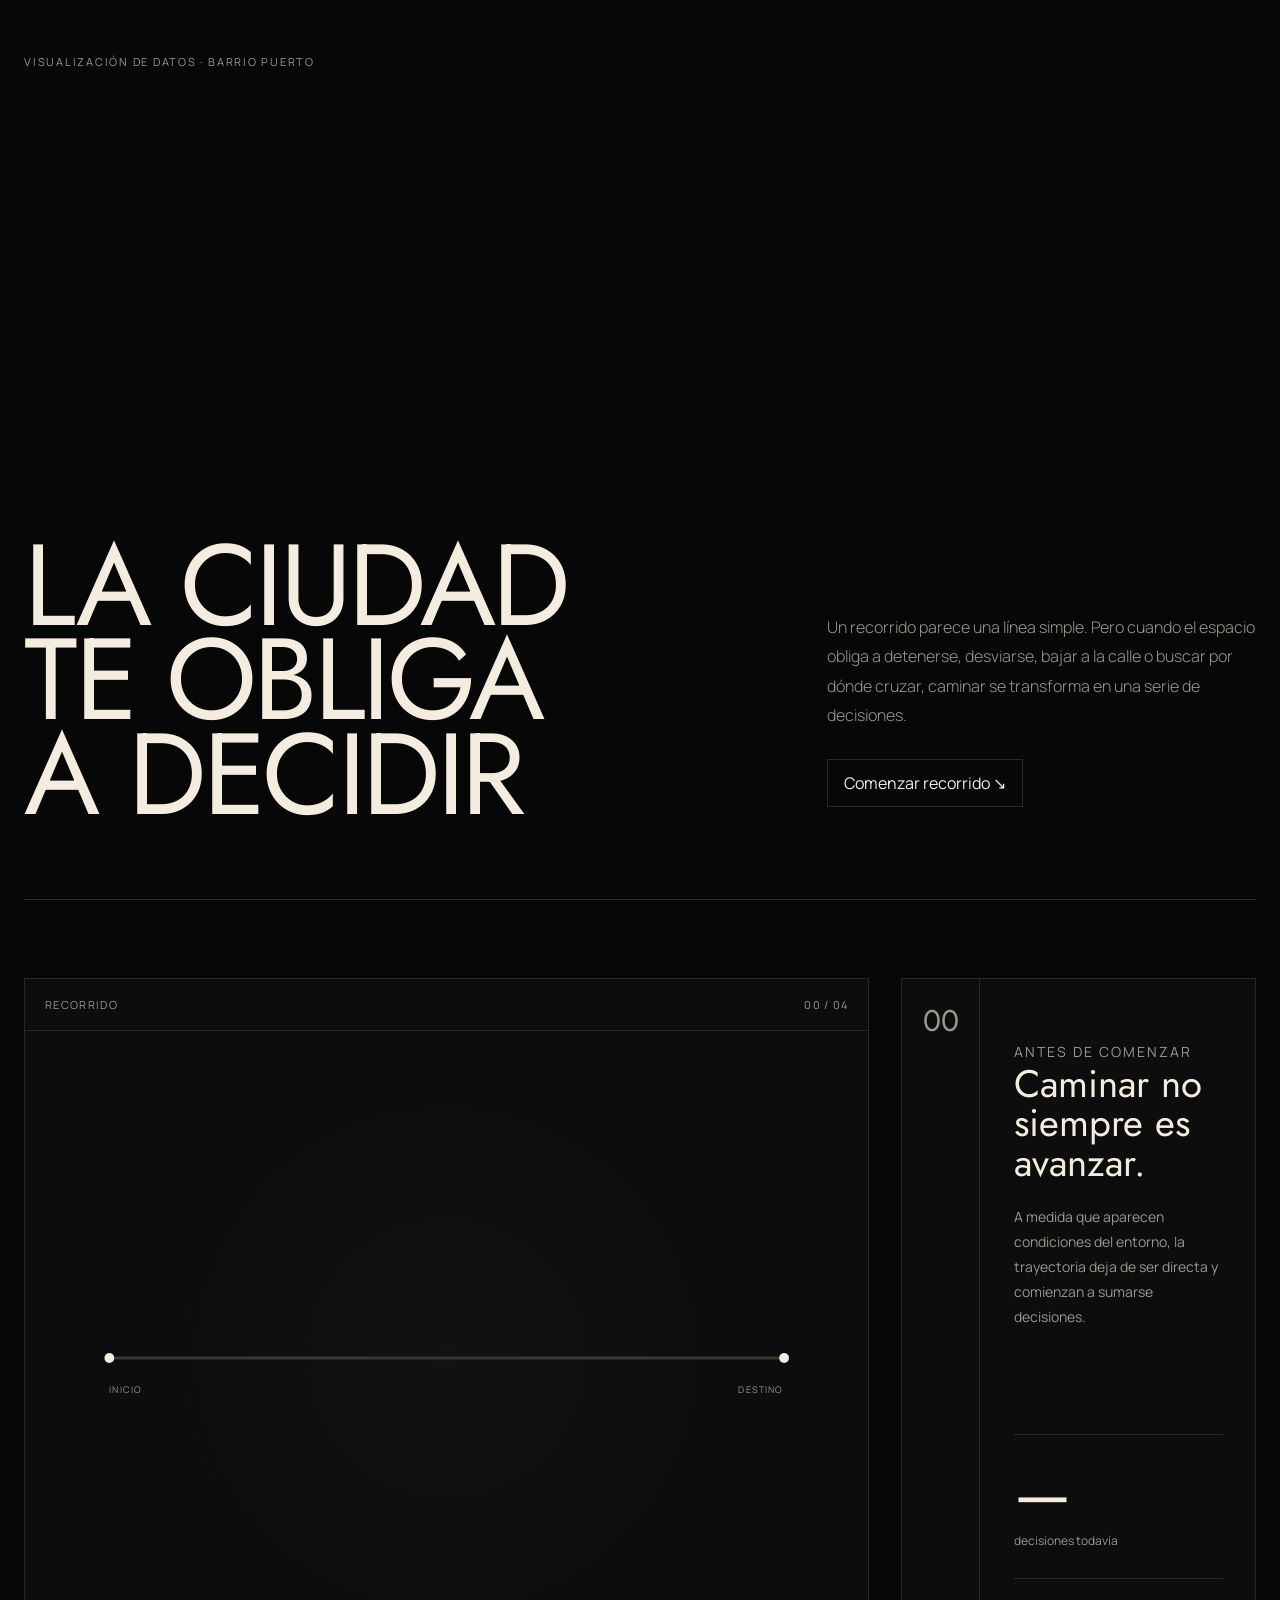
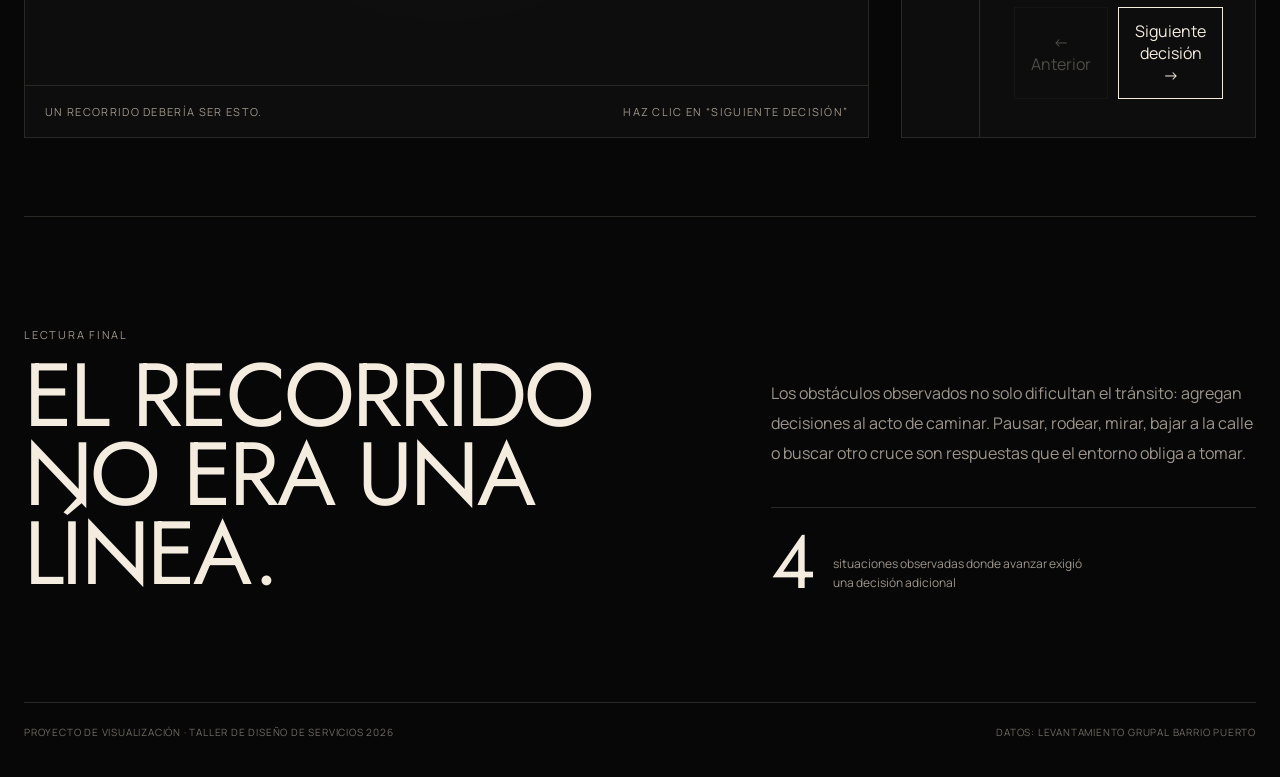
<file: visualizacion-ciudad-decidir/index.html>
<!doctype html>
<html lang="es">
<head>
  <meta charset="utf-8" />
  <meta name="viewport" content="width=device-width, initial-scale=1" />
  <title>La ciudad te obliga a decidir</title>
  <meta name="description" content="Visualización interactiva sobre decisiones forzadas durante el desplazamiento peatonal en Barrio Puerto." />
  <link rel="stylesheet" href="./style.css?v=1" />
</head>
<body>
  <main>
    <section class="hero">
      <p class="eyebrow">Visualización de datos · Barrio Puerto</p>
      <h1>LA CIUDAD<br>TE OBLIGA<br>A DECIDIR</h1>
      <div class="hero-copy">
        <p>
          Un recorrido parece una línea simple. Pero cuando el espacio obliga a detenerse, desviarse,
          bajar a la calle o buscar por dónde cruzar, caminar se transforma en una serie de decisiones.
        </p>
        <button id="startButton" class="start-button">Comenzar recorrido ↘</button>
      </div>
    </section>

    <section class="experience" id="experience">
      <div class="visual-stage">
        <div class="visual-topline">
          <span>RECORRIDO</span>
          <span id="stepCounter">00 / 04</span>
        </div>

        <svg id="journeySvg" viewBox="0 0 1200 680" role="img" aria-label="Recorrido interactivo con decisiones">
          <path id="idealPath" class="ideal-path" d="M120 340 H1080" />
          <g id="decisionLayer"></g>

          <circle cx="120" cy="340" r="7" class="endpoint"></circle>
          <circle cx="1080" cy="340" r="7" class="endpoint"></circle>

          <text x="120" y="390" class="endpoint-label">INICIO</text>
          <text x="1015" y="390" class="endpoint-label">DESTINO</text>
        </svg>

        <div class="visual-footer">
          <span id="routeMessage">Un recorrido debería ser esto.</span>
          <span class="hint">Haz clic en “siguiente decisión”</span>
        </div>
      </div>

      <aside class="story-panel">
        <div class="story-index" id="storyIndex">00</div>
        <div class="story-body">
          <p class="story-kicker" id="storyKicker">ANTES DE COMENZAR</p>
          <h2 id="storyTitle">Caminar no siempre es avanzar.</h2>
          <p id="storyText">
            A medida que aparecen condiciones del entorno, la trayectoria deja de ser directa y comienzan a sumarse decisiones.
          </p>

          <div class="data-block" id="dataBlock">
            <span class="data-value" id="dataValue">—</span>
            <span class="data-label" id="dataLabel">decisiones todavía</span>
          </div>

          <div class="story-actions">
            <button id="prevButton" class="nav-button" disabled>← Anterior</button>
            <button id="nextButton" class="nav-button primary">Siguiente decisión →</button>
          </div>
        </div>
      </aside>
    </section>

    <section class="summary">
      <div class="summary-heading">
        <p class="eyebrow">Lectura final</p>
        <h2>EL RECORRIDO<br>NO ERA UNA LÍNEA.</h2>
      </div>

      <div class="summary-copy">
        <p>
          Los obstáculos observados no solo dificultan el tránsito: agregan decisiones al acto de caminar.
          Pausar, rodear, mirar, bajar a la calle o buscar otro cruce son respuestas que el entorno obliga a tomar.
        </p>
        <div class="summary-stat">
          <strong id="totalDecisionCount">4</strong>
          <span>situaciones observadas donde avanzar exigió una decisión adicional</span>
        </div>
      </div>
    </section>

    <footer>
      <span>Proyecto de Visualización · Taller de Diseño de Servicios 2026</span>
      <span>Datos: levantamiento grupal Barrio Puerto</span>
    </footer>
  </main>

  <script src="./script.js?v=1"></script>
</body>
</html>
</file>
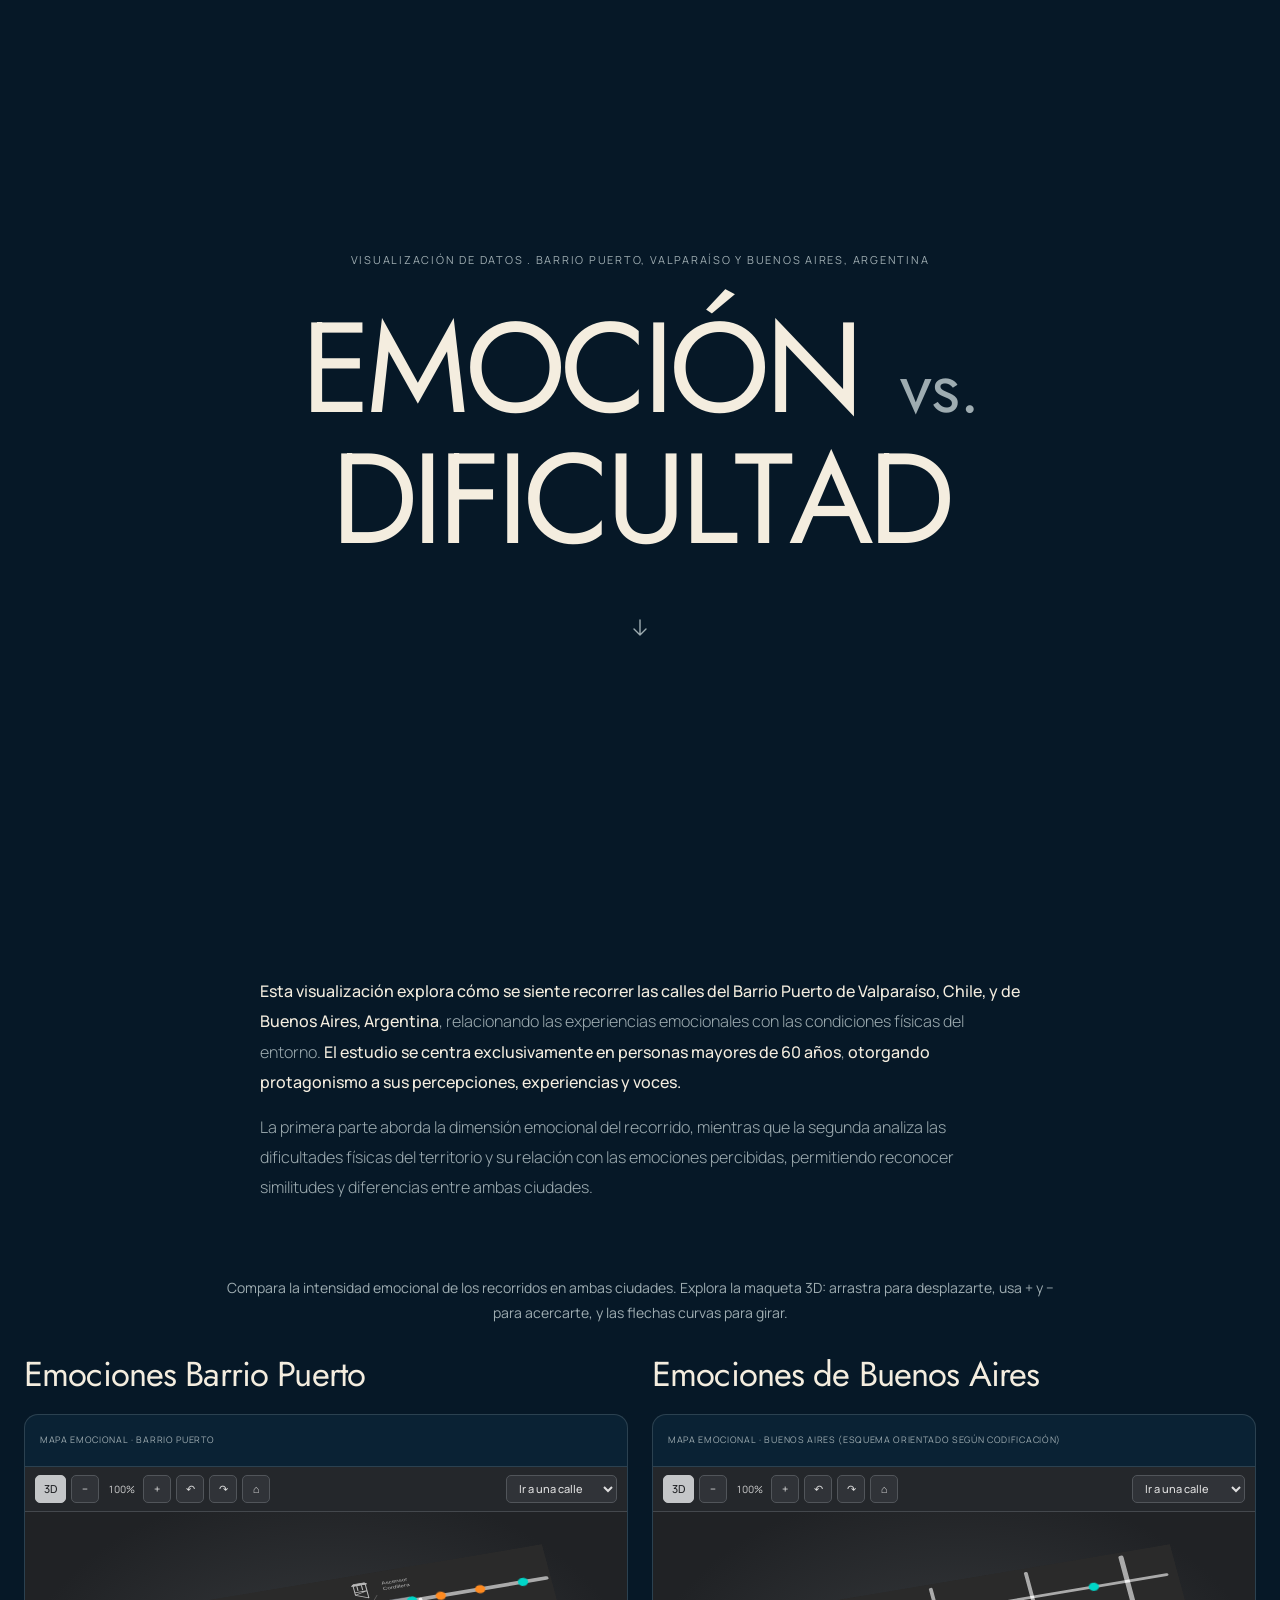
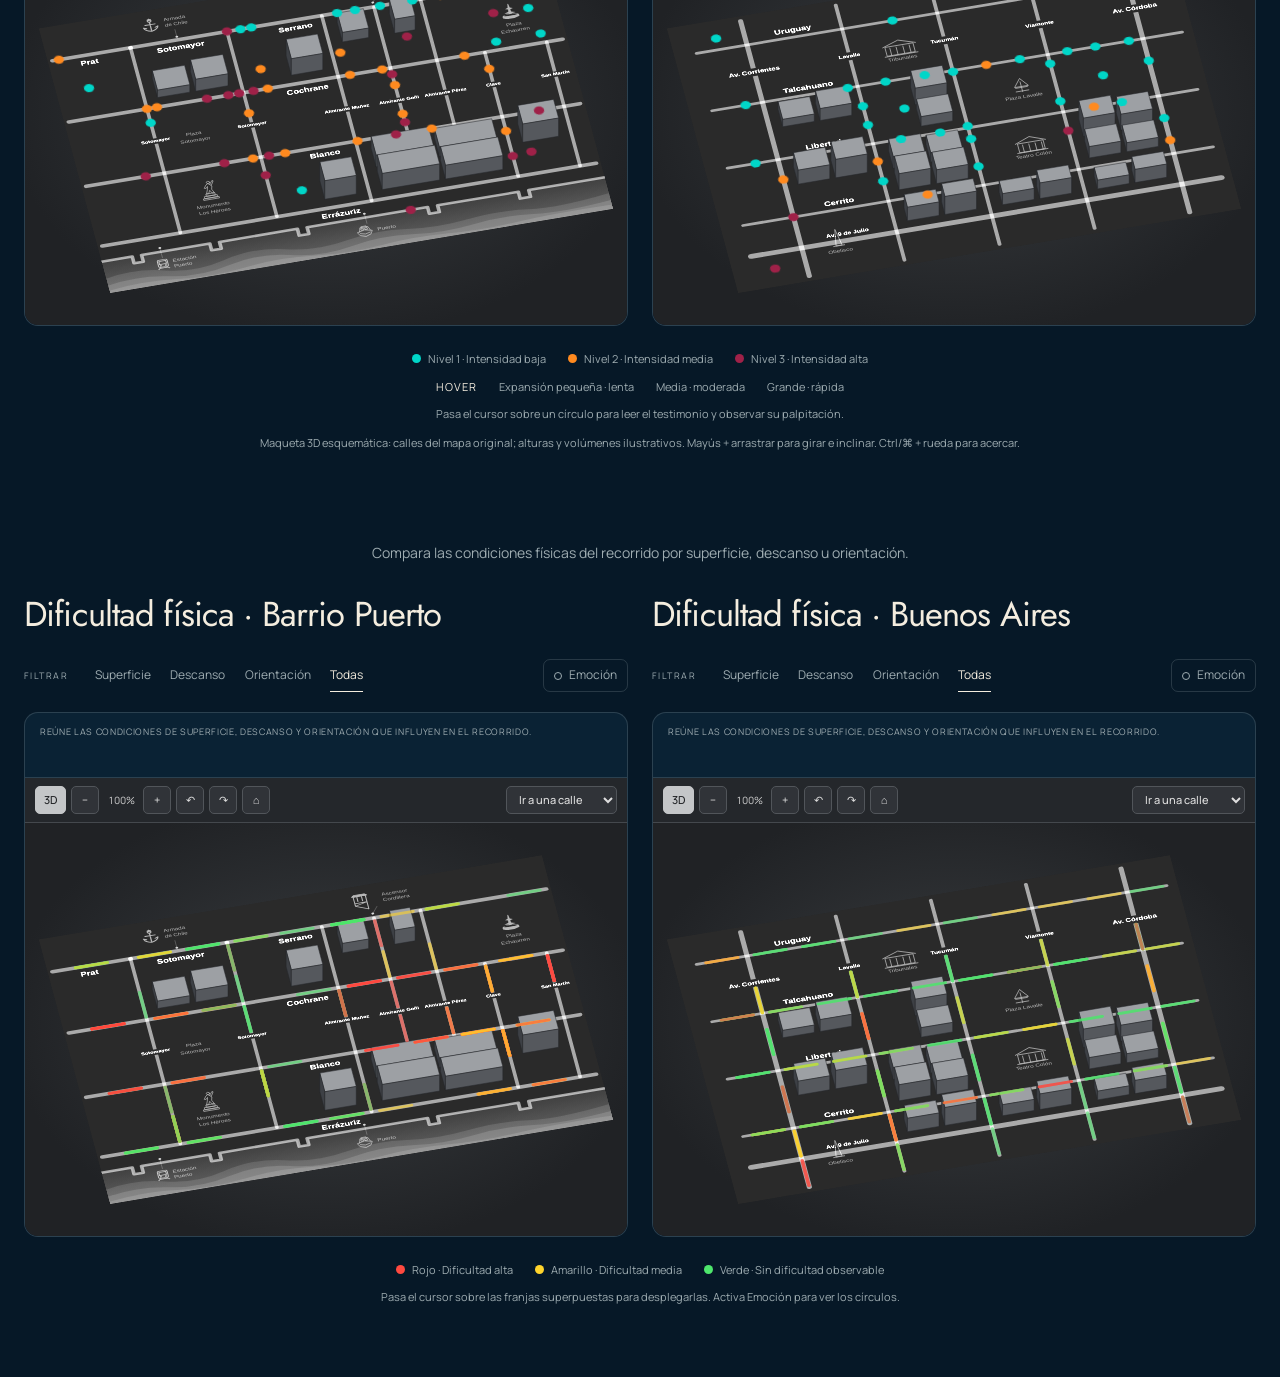
<file: visualizacion-emocion-dificultad-experimental/index.html>
<!doctype html>
<html lang="es">
<head>
  <meta charset="utf-8" />
  <meta name="viewport" content="width=device-width, initial-scale=1" />
  <title>Emoción vs dificultad</title>
  <meta name="description" content="Visualización interactiva de emocionalidad y dificultad física en Barrio Puerto de Valparaíso." />
  <link rel="stylesheet" href="./style.css?v=experimental-3d-01" />
</head>
<body>
  <header class="animated-cover" aria-labelledby="cover-title">
  <div class="cover-background" aria-hidden="true">
    <svg class="cover-paths cover-paths-1" viewBox="0 0 696 316" preserveAspectRatio="xMidYMid slice" fill="none" aria-hidden="true" focusable="false"><path d="M-380 -189C-380 -189 -312 216 152 343C616 470 684 875 684 875" pathLength="1" stroke="currentColor" stroke-width="0.50" stroke-opacity="0.10" style="--path-duration:20s;--path-delay:-0.00s"/>
<path d="M-375 -195C-375 -195 -307 210 147 337C611 464 679 869 679 869" pathLength="1" stroke="currentColor" stroke-width="0.53" stroke-opacity="0.13" style="--path-duration:27s;--path-delay:-0.71s"/>
<path d="M-370 -201C-370 -201 -302 204 142 331C606 458 674 863 674 863" pathLength="1" stroke="currentColor" stroke-width="0.56" stroke-opacity="0.16" style="--path-duration:23s;--path-delay:-1.42s"/>
<path d="M-365 -207C-365 -207 -297 198 137 325C601 452 669 857 669 857" pathLength="1" stroke="currentColor" stroke-width="0.59" stroke-opacity="0.19" style="--path-duration:30s;--path-delay:-2.13s"/>
<path d="M-360 -213C-360 -213 -292 192 132 319C596 446 664 851 664 851" pathLength="1" stroke="currentColor" stroke-width="0.62" stroke-opacity="0.22" style="--path-duration:26s;--path-delay:-2.84s"/>
<path d="M-355 -219C-355 -219 -287 186 127 313C591 440 659 845 659 845" pathLength="1" stroke="currentColor" stroke-width="0.65" stroke-opacity="0.25" style="--path-duration:22s;--path-delay:-3.55s"/>
<path d="M-350 -225C-350 -225 -282 180 122 307C586 434 654 839 654 839" pathLength="1" stroke="currentColor" stroke-width="0.68" stroke-opacity="0.28" style="--path-duration:29s;--path-delay:-4.26s"/>
<path d="M-345 -231C-345 -231 -277 174 117 301C581 428 649 833 649 833" pathLength="1" stroke="currentColor" stroke-width="0.71" stroke-opacity="0.31" style="--path-duration:25s;--path-delay:-4.97s"/>
<path d="M-340 -237C-340 -237 -272 168 112 295C576 422 644 827 644 827" pathLength="1" stroke="currentColor" stroke-width="0.74" stroke-opacity="0.34" style="--path-duration:21s;--path-delay:-5.68s"/>
<path d="M-335 -243C-335 -243 -267 162 107 289C571 416 639 821 639 821" pathLength="1" stroke="currentColor" stroke-width="0.77" stroke-opacity="0.37" style="--path-duration:28s;--path-delay:-6.39s"/>
<path d="M-330 -249C-330 -249 -262 156 102 283C566 410 634 815 634 815" pathLength="1" stroke="currentColor" stroke-width="0.80" stroke-opacity="0.40" style="--path-duration:24s;--path-delay:-7.10s"/>
<path d="M-325 -255C-325 -255 -257 150 97 277C561 404 629 809 629 809" pathLength="1" stroke="currentColor" stroke-width="0.83" stroke-opacity="0.43" style="--path-duration:20s;--path-delay:-7.81s"/>
<path d="M-320 -261C-320 -261 -252 144 92 271C556 398 624 803 624 803" pathLength="1" stroke="currentColor" stroke-width="0.86" stroke-opacity="0.46" style="--path-duration:27s;--path-delay:-8.52s"/>
<path d="M-315 -267C-315 -267 -247 138 87 265C551 392 619 797 619 797" pathLength="1" stroke="currentColor" stroke-width="0.89" stroke-opacity="0.49" style="--path-duration:23s;--path-delay:-9.23s"/>
<path d="M-310 -273C-310 -273 -242 132 82 259C546 386 614 791 614 791" pathLength="1" stroke="currentColor" stroke-width="0.92" stroke-opacity="0.52" style="--path-duration:30s;--path-delay:-9.94s"/>
<path d="M-305 -279C-305 -279 -237 126 77 253C541 380 609 785 609 785" pathLength="1" stroke="currentColor" stroke-width="0.95" stroke-opacity="0.55" style="--path-duration:26s;--path-delay:-10.65s"/>
<path d="M-300 -285C-300 -285 -232 120 72 247C536 374 604 779 604 779" pathLength="1" stroke="currentColor" stroke-width="0.98" stroke-opacity="0.58" style="--path-duration:22s;--path-delay:-11.36s"/>
<path d="M-295 -291C-295 -291 -227 114 67 241C531 368 599 773 599 773" pathLength="1" stroke="currentColor" stroke-width="1.01" stroke-opacity="0.61" style="--path-duration:29s;--path-delay:-12.07s"/>
<path d="M-290 -297C-290 -297 -222 108 62 235C526 362 594 767 594 767" pathLength="1" stroke="currentColor" stroke-width="1.04" stroke-opacity="0.64" style="--path-duration:25s;--path-delay:-12.78s"/>
<path d="M-285 -303C-285 -303 -217 102 57 229C521 356 589 761 589 761" pathLength="1" stroke="currentColor" stroke-width="1.07" stroke-opacity="0.67" style="--path-duration:21s;--path-delay:-13.49s"/>
<path d="M-280 -309C-280 -309 -212 96 52 223C516 350 584 755 584 755" pathLength="1" stroke="currentColor" stroke-width="1.10" stroke-opacity="0.70" style="--path-duration:28s;--path-delay:-14.20s"/>
<path d="M-275 -315C-275 -315 -207 90 47 217C511 344 579 749 579 749" pathLength="1" stroke="currentColor" stroke-width="1.13" stroke-opacity="0.73" style="--path-duration:24s;--path-delay:-14.91s"/>
<path d="M-270 -321C-270 -321 -202 84 42 211C506 338 574 743 574 743" pathLength="1" stroke="currentColor" stroke-width="1.16" stroke-opacity="0.76" style="--path-duration:20s;--path-delay:-15.62s"/>
<path d="M-265 -327C-265 -327 -197 78 37 205C501 332 569 737 569 737" pathLength="1" stroke="currentColor" stroke-width="1.19" stroke-opacity="0.79" style="--path-duration:27s;--path-delay:-16.33s"/>
<path d="M-260 -333C-260 -333 -192 72 32 199C496 326 564 731 564 731" pathLength="1" stroke="currentColor" stroke-width="1.22" stroke-opacity="0.82" style="--path-duration:23s;--path-delay:-17.04s"/>
<path d="M-255 -339C-255 -339 -187 66 27 193C491 320 559 725 559 725" pathLength="1" stroke="currentColor" stroke-width="1.25" stroke-opacity="0.85" style="--path-duration:30s;--path-delay:-17.75s"/>
<path d="M-250 -345C-250 -345 -182 60 22 187C486 314 554 719 554 719" pathLength="1" stroke="currentColor" stroke-width="1.28" stroke-opacity="0.88" style="--path-duration:26s;--path-delay:-18.46s"/>
<path d="M-245 -351C-245 -351 -177 54 17 181C481 308 549 713 549 713" pathLength="1" stroke="currentColor" stroke-width="1.31" stroke-opacity="0.91" style="--path-duration:22s;--path-delay:-19.17s"/>
<path d="M-240 -357C-240 -357 -172 48 12 175C476 302 544 707 544 707" pathLength="1" stroke="currentColor" stroke-width="1.34" stroke-opacity="0.92" style="--path-duration:29s;--path-delay:-19.88s"/>
<path d="M-235 -363C-235 -363 -167 42 7 169C471 296 539 701 539 701" pathLength="1" stroke="currentColor" stroke-width="1.37" stroke-opacity="0.92" style="--path-duration:25s;--path-delay:-20.59s"/>
<path d="M-230 -369C-230 -369 -162 36 2 163C466 290 534 695 534 695" pathLength="1" stroke="currentColor" stroke-width="1.40" stroke-opacity="0.92" style="--path-duration:21s;--path-delay:-21.30s"/>
<path d="M-225 -375C-225 -375 -157 30 -3 157C461 284 529 689 529 689" pathLength="1" stroke="currentColor" stroke-width="1.43" stroke-opacity="0.92" style="--path-duration:28s;--path-delay:-22.01s"/>
<path d="M-220 -381C-220 -381 -152 24 -8 151C456 278 524 683 524 683" pathLength="1" stroke="currentColor" stroke-width="1.46" stroke-opacity="0.92" style="--path-duration:24s;--path-delay:-22.72s"/>
<path d="M-215 -387C-215 -387 -147 18 -13 145C451 272 519 677 519 677" pathLength="1" stroke="currentColor" stroke-width="1.49" stroke-opacity="0.92" style="--path-duration:20s;--path-delay:-23.43s"/>
<path d="M-210 -393C-210 -393 -142 12 -18 139C446 266 514 671 514 671" pathLength="1" stroke="currentColor" stroke-width="1.52" stroke-opacity="0.92" style="--path-duration:27s;--path-delay:-24.14s"/>
<path d="M-205 -399C-205 -399 -137 6 -23 133C441 260 509 665 509 665" pathLength="1" stroke="currentColor" stroke-width="1.55" stroke-opacity="0.92" style="--path-duration:23s;--path-delay:-24.85s"/></svg>
<svg class="cover-paths cover-paths-2" viewBox="0 0 696 316" preserveAspectRatio="xMidYMid slice" fill="none" aria-hidden="true" focusable="false"><path d="M-380 -189C-380 -189 -312 216 152 343C616 470 684 875 684 875" pathLength="1" stroke="currentColor" stroke-width="0.50" stroke-opacity="0.10" style="--path-duration:23s;--path-delay:-3.00s"/>
<path d="M-385 -195C-385 -195 -317 210 157 337C621 464 689 869 689 869" pathLength="1" stroke="currentColor" stroke-width="0.53" stroke-opacity="0.13" style="--path-duration:30s;--path-delay:-3.71s"/>
<path d="M-390 -201C-390 -201 -322 204 162 331C626 458 694 863 694 863" pathLength="1" stroke="currentColor" stroke-width="0.56" stroke-opacity="0.16" style="--path-duration:26s;--path-delay:-4.42s"/>
<path d="M-395 -207C-395 -207 -327 198 167 325C631 452 699 857 699 857" pathLength="1" stroke="currentColor" stroke-width="0.59" stroke-opacity="0.19" style="--path-duration:22s;--path-delay:-5.13s"/>
<path d="M-400 -213C-400 -213 -332 192 172 319C636 446 704 851 704 851" pathLength="1" stroke="currentColor" stroke-width="0.62" stroke-opacity="0.22" style="--path-duration:29s;--path-delay:-5.84s"/>
<path d="M-405 -219C-405 -219 -337 186 177 313C641 440 709 845 709 845" pathLength="1" stroke="currentColor" stroke-width="0.65" stroke-opacity="0.25" style="--path-duration:25s;--path-delay:-6.55s"/>
<path d="M-410 -225C-410 -225 -342 180 182 307C646 434 714 839 714 839" pathLength="1" stroke="currentColor" stroke-width="0.68" stroke-opacity="0.28" style="--path-duration:21s;--path-delay:-7.26s"/>
<path d="M-415 -231C-415 -231 -347 174 187 301C651 428 719 833 719 833" pathLength="1" stroke="currentColor" stroke-width="0.71" stroke-opacity="0.31" style="--path-duration:28s;--path-delay:-7.97s"/>
<path d="M-420 -237C-420 -237 -352 168 192 295C656 422 724 827 724 827" pathLength="1" stroke="currentColor" stroke-width="0.74" stroke-opacity="0.34" style="--path-duration:24s;--path-delay:-8.68s"/>
<path d="M-425 -243C-425 -243 -357 162 197 289C661 416 729 821 729 821" pathLength="1" stroke="currentColor" stroke-width="0.77" stroke-opacity="0.37" style="--path-duration:20s;--path-delay:-9.39s"/>
<path d="M-430 -249C-430 -249 -362 156 202 283C666 410 734 815 734 815" pathLength="1" stroke="currentColor" stroke-width="0.80" stroke-opacity="0.40" style="--path-duration:27s;--path-delay:-10.10s"/>
<path d="M-435 -255C-435 -255 -367 150 207 277C671 404 739 809 739 809" pathLength="1" stroke="currentColor" stroke-width="0.83" stroke-opacity="0.43" style="--path-duration:23s;--path-delay:-10.81s"/>
<path d="M-440 -261C-440 -261 -372 144 212 271C676 398 744 803 744 803" pathLength="1" stroke="currentColor" stroke-width="0.86" stroke-opacity="0.46" style="--path-duration:30s;--path-delay:-11.52s"/>
<path d="M-445 -267C-445 -267 -377 138 217 265C681 392 749 797 749 797" pathLength="1" stroke="currentColor" stroke-width="0.89" stroke-opacity="0.49" style="--path-duration:26s;--path-delay:-12.23s"/>
<path d="M-450 -273C-450 -273 -382 132 222 259C686 386 754 791 754 791" pathLength="1" stroke="currentColor" stroke-width="0.92" stroke-opacity="0.52" style="--path-duration:22s;--path-delay:-12.94s"/>
<path d="M-455 -279C-455 -279 -387 126 227 253C691 380 759 785 759 785" pathLength="1" stroke="currentColor" stroke-width="0.95" stroke-opacity="0.55" style="--path-duration:29s;--path-delay:-13.65s"/>
<path d="M-460 -285C-460 -285 -392 120 232 247C696 374 764 779 764 779" pathLength="1" stroke="currentColor" stroke-width="0.98" stroke-opacity="0.58" style="--path-duration:25s;--path-delay:-14.36s"/>
<path d="M-465 -291C-465 -291 -397 114 237 241C701 368 769 773 769 773" pathLength="1" stroke="currentColor" stroke-width="1.01" stroke-opacity="0.61" style="--path-duration:21s;--path-delay:-15.07s"/>
<path d="M-470 -297C-470 -297 -402 108 242 235C706 362 774 767 774 767" pathLength="1" stroke="currentColor" stroke-width="1.04" stroke-opacity="0.64" style="--path-duration:28s;--path-delay:-15.78s"/>
<path d="M-475 -303C-475 -303 -407 102 247 229C711 356 779 761 779 761" pathLength="1" stroke="currentColor" stroke-width="1.07" stroke-opacity="0.67" style="--path-duration:24s;--path-delay:-16.49s"/>
<path d="M-480 -309C-480 -309 -412 96 252 223C716 350 784 755 784 755" pathLength="1" stroke="currentColor" stroke-width="1.10" stroke-opacity="0.70" style="--path-duration:20s;--path-delay:-17.20s"/>
<path d="M-485 -315C-485 -315 -417 90 257 217C721 344 789 749 789 749" pathLength="1" stroke="currentColor" stroke-width="1.13" stroke-opacity="0.73" style="--path-duration:27s;--path-delay:-17.91s"/>
<path d="M-490 -321C-490 -321 -422 84 262 211C726 338 794 743 794 743" pathLength="1" stroke="currentColor" stroke-width="1.16" stroke-opacity="0.76" style="--path-duration:23s;--path-delay:-18.62s"/>
<path d="M-495 -327C-495 -327 -427 78 267 205C731 332 799 737 799 737" pathLength="1" stroke="currentColor" stroke-width="1.19" stroke-opacity="0.79" style="--path-duration:30s;--path-delay:-19.33s"/>
<path d="M-500 -333C-500 -333 -432 72 272 199C736 326 804 731 804 731" pathLength="1" stroke="currentColor" stroke-width="1.22" stroke-opacity="0.82" style="--path-duration:26s;--path-delay:-20.04s"/>
<path d="M-505 -339C-505 -339 -437 66 277 193C741 320 809 725 809 725" pathLength="1" stroke="currentColor" stroke-width="1.25" stroke-opacity="0.85" style="--path-duration:22s;--path-delay:-20.75s"/>
<path d="M-510 -345C-510 -345 -442 60 282 187C746 314 814 719 814 719" pathLength="1" stroke="currentColor" stroke-width="1.28" stroke-opacity="0.88" style="--path-duration:29s;--path-delay:-21.46s"/>
<path d="M-515 -351C-515 -351 -447 54 287 181C751 308 819 713 819 713" pathLength="1" stroke="currentColor" stroke-width="1.31" stroke-opacity="0.91" style="--path-duration:25s;--path-delay:-22.17s"/>
<path d="M-520 -357C-520 -357 -452 48 292 175C756 302 824 707 824 707" pathLength="1" stroke="currentColor" stroke-width="1.34" stroke-opacity="0.92" style="--path-duration:21s;--path-delay:-22.88s"/>
<path d="M-525 -363C-525 -363 -457 42 297 169C761 296 829 701 829 701" pathLength="1" stroke="currentColor" stroke-width="1.37" stroke-opacity="0.92" style="--path-duration:28s;--path-delay:-23.59s"/>
<path d="M-530 -369C-530 -369 -462 36 302 163C766 290 834 695 834 695" pathLength="1" stroke="currentColor" stroke-width="1.40" stroke-opacity="0.92" style="--path-duration:24s;--path-delay:-24.30s"/>
<path d="M-535 -375C-535 -375 -467 30 307 157C771 284 839 689 839 689" pathLength="1" stroke="currentColor" stroke-width="1.43" stroke-opacity="0.92" style="--path-duration:20s;--path-delay:-25.01s"/>
<path d="M-540 -381C-540 -381 -472 24 312 151C776 278 844 683 844 683" pathLength="1" stroke="currentColor" stroke-width="1.46" stroke-opacity="0.92" style="--path-duration:27s;--path-delay:-25.72s"/>
<path d="M-545 -387C-545 -387 -477 18 317 145C781 272 849 677 849 677" pathLength="1" stroke="currentColor" stroke-width="1.49" stroke-opacity="0.92" style="--path-duration:23s;--path-delay:-26.43s"/>
<path d="M-550 -393C-550 -393 -482 12 322 139C786 266 854 671 854 671" pathLength="1" stroke="currentColor" stroke-width="1.52" stroke-opacity="0.92" style="--path-duration:30s;--path-delay:-27.14s"/>
<path d="M-555 -399C-555 -399 -487 6 327 133C791 260 859 665 859 665" pathLength="1" stroke="currentColor" stroke-width="1.55" stroke-opacity="0.92" style="--path-duration:26s;--path-delay:-27.85s"/></svg>
  </div>
  <div class="cover-content">
    <p class="eyebrow">Visualización de datos . Barrio Puerto, Valparaíso y Buenos Aires, Argentina</p>
    <h1 class="cover-title" id="cover-title" aria-label="EMOCIÓN vs. DIFICULTAD"><span class="cover-line" aria-hidden="true"><span class="cover-word"><span class="cover-letter" style="--letter-delay:0.120s">E</span><span class="cover-letter" style="--letter-delay:0.165s">M</span><span class="cover-letter" style="--letter-delay:0.210s">O</span><span class="cover-letter" style="--letter-delay:0.255s">C</span><span class="cover-letter" style="--letter-delay:0.300s">I</span><span class="cover-letter" style="--letter-delay:0.345s">Ó</span><span class="cover-letter" style="--letter-delay:0.390s">N</span></span> <span class="cover-word cover-versus"><span class="cover-letter" style="--letter-delay:0.435s">v</span><span class="cover-letter" style="--letter-delay:0.480s">s</span><span class="cover-letter" style="--letter-delay:0.525s">.</span></span></span><span class="cover-line" aria-hidden="true"><span class="cover-word"><span class="cover-letter" style="--letter-delay:0.570s">D</span><span class="cover-letter" style="--letter-delay:0.615s">I</span><span class="cover-letter" style="--letter-delay:0.660s">F</span><span class="cover-letter" style="--letter-delay:0.705s">I</span><span class="cover-letter" style="--letter-delay:0.750s">C</span><span class="cover-letter" style="--letter-delay:0.795s">U</span><span class="cover-letter" style="--letter-delay:0.840s">L</span><span class="cover-letter" style="--letter-delay:0.885s">T</span><span class="cover-letter" style="--letter-delay:0.930s">A</span><span class="cover-letter" style="--letter-delay:0.975s">D</span></span></span></h1>
    <a class="cover-scroll-arrow" href="#introduccion" aria-label="Desplazarse a la introducción"><svg viewBox="0 0 24 24" width="24" height="24" fill="none" aria-hidden="true" focusable="false"><path d="M12 4v15m-6-6 6 6 6-6" stroke="currentColor" stroke-width="1.4" stroke-linecap="round" stroke-linejoin="round"/></svg></a>
  </div>
</header>
  <main class="page-shell">
    <section class="project-intro" id="introduccion" aria-label="Introducción a la visualización">
      <div class="intro">
        <p><strong>Esta visualización explora cómo se siente recorrer las calles del Barrio Puerto de Valparaíso, Chile, y de Buenos Aires, Argentina</strong>, relacionando las experiencias emocionales con las condiciones físicas del entorno. <strong>El estudio se centra exclusivamente en personas mayores de 60 años</strong>, <strong>otorgando protagonismo a sus percepciones, experiencias y voces.</strong></p>
        <p>La primera parte aborda la dimensión emocional del recorrido, mientras que la segunda analiza las dificultades físicas del territorio y su relación con las emociones percibidas, permitiendo reconocer similitudes y diferencias entre ambas ciudades.</p>
      </div>
    </section>

    <section class="comparison-section comparison-emotions" aria-label="Comparación de emociones">
      <p class="comparison-instruction">Compara la intensidad emocional de los recorridos en ambas ciudades. Explora la maqueta 3D: arrastra para desplazarte, usa + y − para acercarte, y las flechas curvas para girar.</p>
      <div class="comparison-grid">
        <section class="screen" id="emocionalidad">
      <div class="section-heading"><h2>Emociones Barrio Puerto</h2></div>

      <div class="map-shell">
        <div class="map-topline">
          <span>Mapa emocional · Barrio Puerto</span>
          
        </div>

        <div class="map-stage" id="emotionStage">
          <svg id="emotionMap" viewBox="0 0 1200 824" role="img" aria-label="Mapa emocional detallado del Barrio Puerto"></svg>

          <div class="emotion-tooltip" id="emotionTooltip" role="status" aria-live="polite">
            <div class="point-location"></div>
            <div class="point-heading"><span class="tooltip-dot"></span><strong class="point-title"></strong></div>
            <div class="point-meta"></div>
            <div class="point-comment"></div>
            <div class="point-note"></div>
          </div>
        </div>

        
      </div>
      
    </section>
        <section class="screen" id="emocionalidad-arg">
      <div class="section-heading"><h2>Emociones de Buenos Aires</h2></div>

      <div class="map-shell">
        <div class="map-topline">
          <span>Mapa emocional · Buenos Aires (esquema orientado según codificación)</span>
          
        </div>

        <div class="map-stage" id="argEmotionStage">
          <svg id="argEmotionMap" viewBox="0 0 1200 824" role="img" aria-label="Mapa emocional detallado del Buenos Aires"></svg>

          <div class="emotion-tooltip" id="argEmotionTooltip" role="status" aria-live="polite">
            <div class="point-location"></div>
            <div class="point-heading"><span class="tooltip-dot"></span><strong class="point-title"></strong></div>
            <div class="point-meta"></div>
            <div class="point-comment"></div>
            <div class="point-note"></div>
          </div>
        </div>

        
      </div>
      
    </section>
      </div>
      <div class="shared-legend" aria-label="Leyenda común de emociones">
        <div class="emotion-legend">
          <span data-emotion="entusiasmo"><i></i>Nivel 1 · Intensidad baja</span>
          <span data-emotion="preocupacion"><i></i>Nivel 2 · Intensidad media</span>
          <span data-emotion="frustracion"><i></i>Nivel 3 · Intensidad alta</span>
        </div>
        <div class="emotion-behavior-note"><span>Hover</span><span>Expansión pequeña · lenta</span><span>Media · moderada</span><span>Grande · rápida</span></div>
        <p class="shared-legend-help">Pasa el cursor sobre un círculo para leer el testimonio y observar su palpitación.</p>
        <p class="shared-legend-help map-camera-note">Maqueta 3D esquemática: calles del mapa original; alturas y volúmenes ilustrativos. Mayús + arrastrar para girar e inclinar. Ctrl/⌘ + rueda para acercar.</p>
      </div>
    </section>

    <section class="comparison-section comparison-difficulty" aria-label="Comparación de dificultad física">
      <p class="comparison-instruction">Compara las condiciones físicas del recorrido por superficie, descanso u orientación.</p>
      <div class="comparison-grid">
        <section class="screen" id="dificultad">
      <div class="section-heading"><h2>Dificultad física · Barrio Puerto</h2></div>

      <div class="control-bar">
        <div class="filter-group">
          <span class="control-label">Filtrar</span>
          <button type="button" class="filter-link" data-filter="superficie" aria-pressed="false">Superficie</button>
          <button type="button" class="filter-link" data-filter="descanso" aria-pressed="false">Descanso</button>
          <button type="button" class="filter-link" data-filter="orientacion" aria-pressed="false">Orientación</button>
          <button type="button" class="filter-link is-active" data-filter="todas" aria-pressed="true">Todas</button>
        </div>
        <button type="button" class="emotion-toggle" aria-pressed="false" aria-controls="difficultyMap"><span class="emotion-toggle-indicator" aria-hidden="true"></span>Emoción</button>
      </div>

      <div class="map-shell">
        <div class="map-topline">
          <span id="filterDefinition" class="filter-definition" aria-live="polite">Reúne las condiciones de superficie, descanso y orientación que influyen en el recorrido.</span>
        </div>

        <div class="map-stage" id="difficultyStage">
          <svg id="difficultyMap" viewBox="0 0 1200 824" role="img" aria-label="Mapa detallado de dificultad física del Barrio Puerto"></svg>

          <div class="map-tooltip" id="mapTooltip" role="status" aria-live="polite">
            <div class="point-location"></div>
            <div class="point-heading"><span class="tooltip-dot"></span><strong class="point-title"></strong></div>
            <div class="point-meta"></div>
            <div class="point-comment"></div>
            <div class="point-note"></div>
          </div>
        </div>

        
      </div>
    </section>
        <section class="screen" id="dificultad-arg">
      <div class="section-heading"><h2>Dificultad física · Buenos Aires</h2></div>

      <div class="control-bar">
        <div class="filter-group">
          <span class="control-label">Filtrar</span>
          <button type="button" class="filter-link" data-filter="superficie" aria-pressed="false">Superficie</button>
          <button type="button" class="filter-link" data-filter="descanso" aria-pressed="false">Descanso</button>
          <button type="button" class="filter-link" data-filter="orientacion" aria-pressed="false">Orientación</button>
          <button type="button" class="filter-link is-active" data-filter="todas" aria-pressed="true">Todas</button>
        </div>
        <button type="button" class="emotion-toggle" aria-pressed="false" aria-controls="argDifficultyMap"><span class="emotion-toggle-indicator" aria-hidden="true"></span>Emoción</button>
      </div>

      <div class="map-shell">
        <div class="map-topline">
          <span id="argFilterDefinition" class="filter-definition" aria-live="polite">Reúne las condiciones de superficie, descanso y orientación que influyen en el recorrido.</span>
        </div>

        <div class="map-stage" id="argDifficultyStage">
          <svg id="argDifficultyMap" viewBox="0 0 1200 824" role="img" aria-label="Mapa detallado de dificultad física del Buenos Aires"></svg>

          <div class="map-tooltip" id="argMapTooltip" role="status" aria-live="polite">
            <div class="point-location"></div>
            <div class="point-heading"><span class="tooltip-dot"></span><strong class="point-title"></strong></div>
            <div class="point-meta"></div>
            <div class="point-comment"></div>
            <div class="point-note"></div>
          </div>
        </div>

        
      </div>
    </section>
      </div>
      <div class="shared-legend" aria-label="Leyenda común de dificultad física">
        <div class="difficulty-legend">
          <span><i class="hard"></i>Rojo · Dificultad alta</span>
          <span><i class="medium"></i>Amarillo · Dificultad media</span>
          <span><i class="easy"></i>Verde · Sin dificultad observable</span>
        </div>
        <p class="shared-legend-help">Pasa el cursor sobre las franjas superpuestas para desplegarlas. Activa Emoción para ver los círculos.</p>
      </div>
    </section>
  </main>

  <script src="./script.js?v=experimental-3d-01"></script>
  <script src="./mapa-3d.js?v=experimental-3d-01"></script>
</body>
</html>
</file>
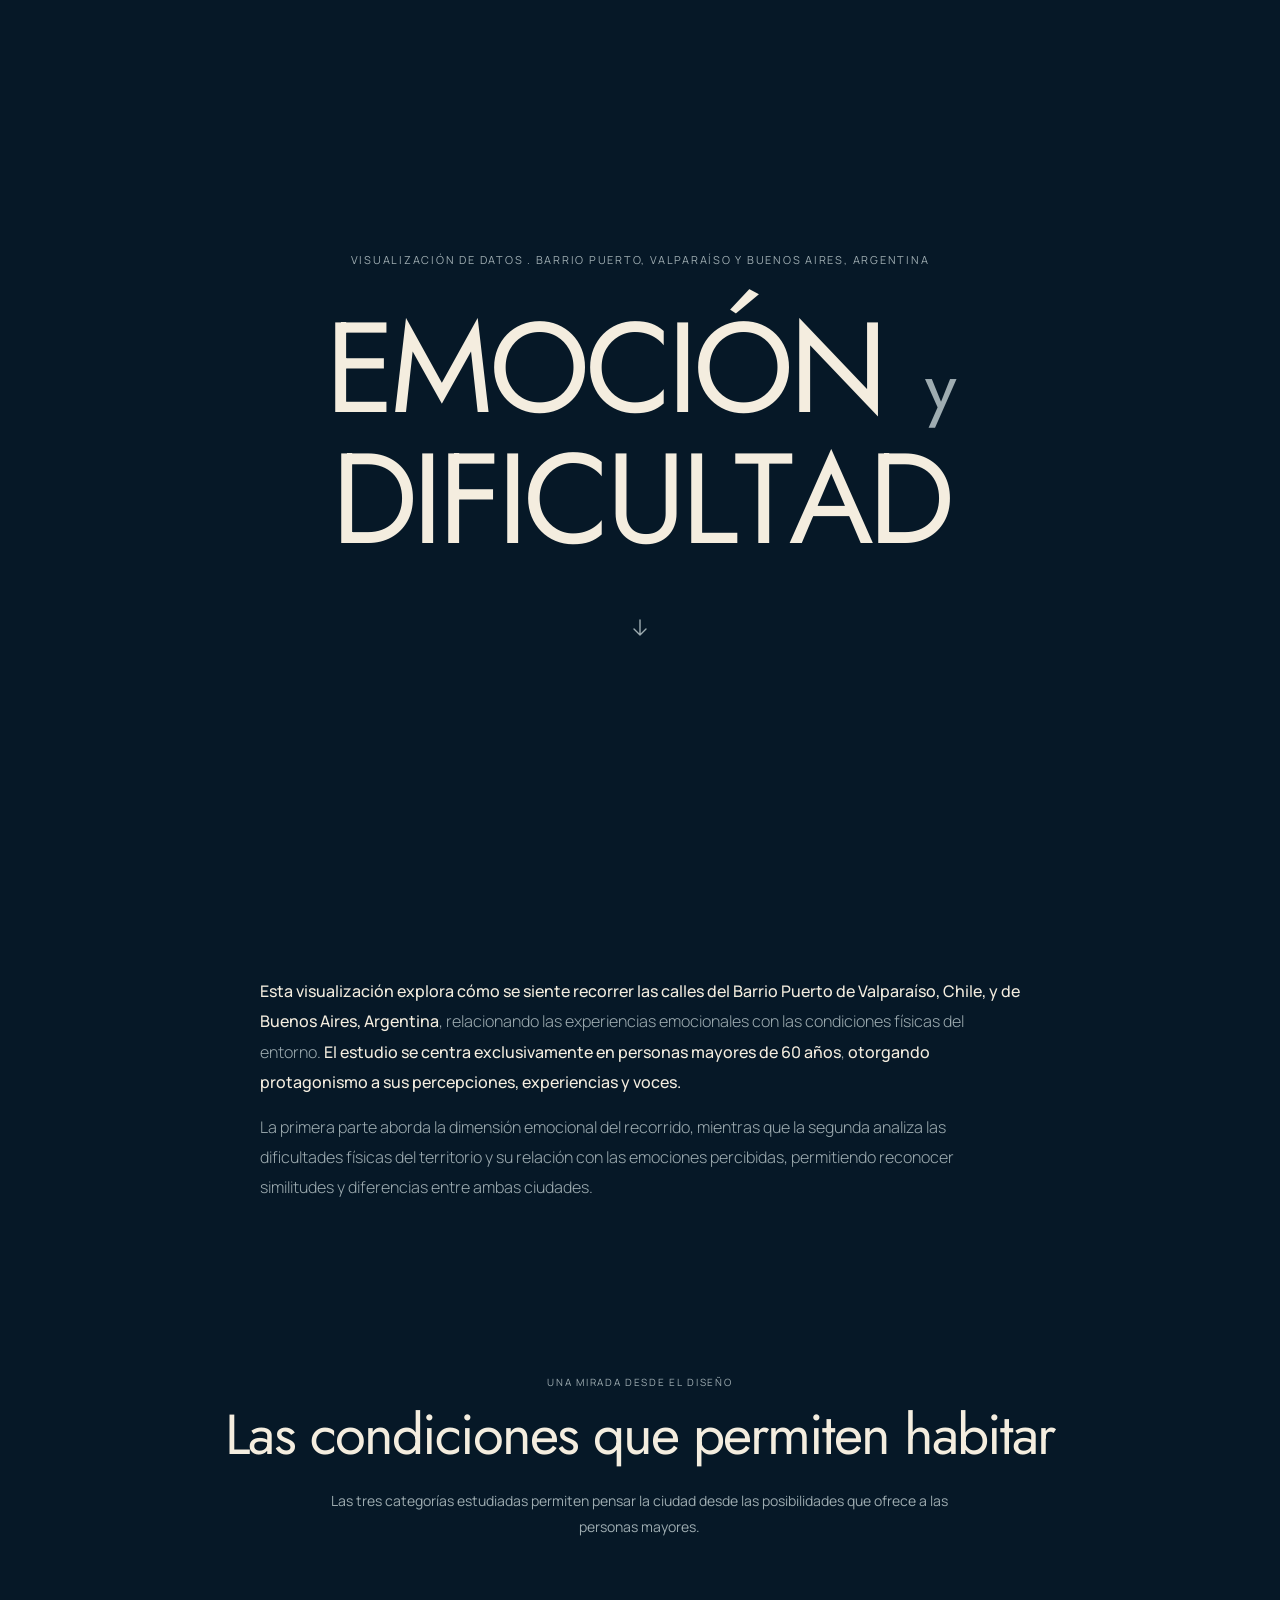
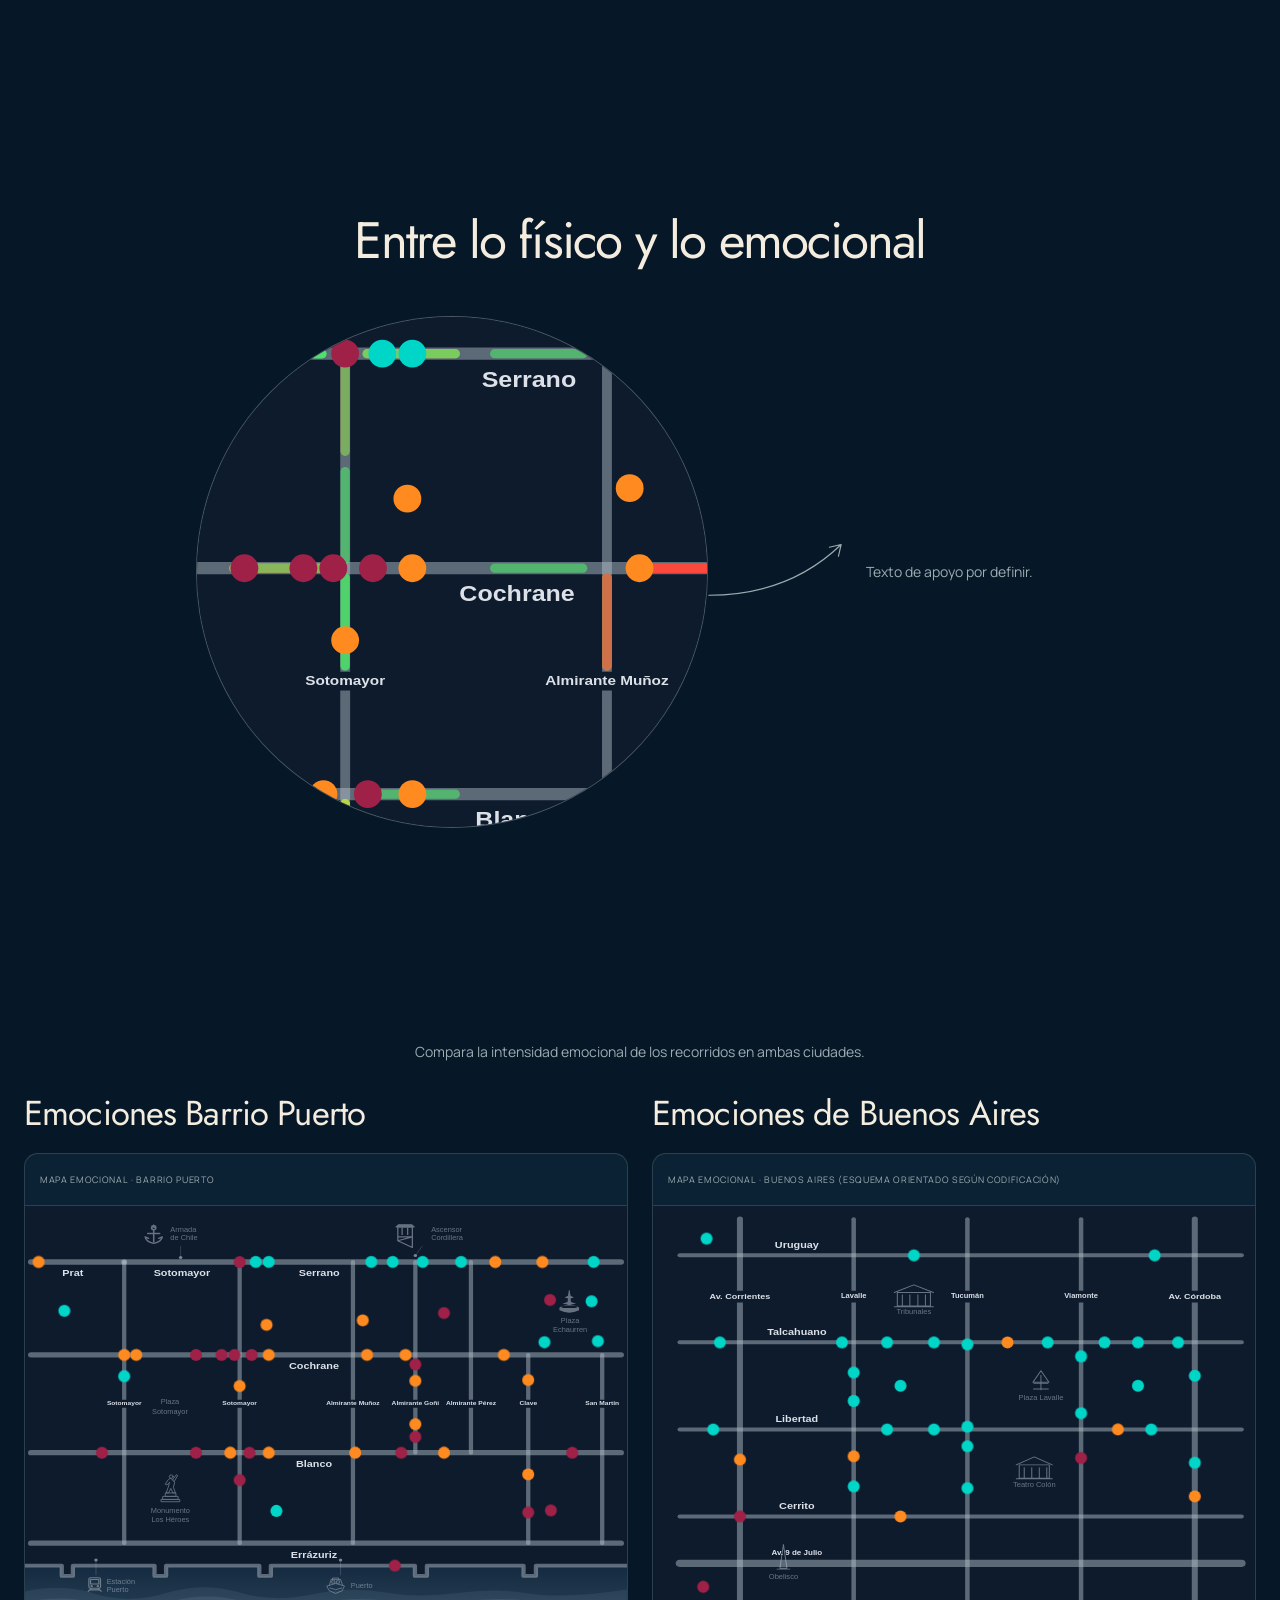
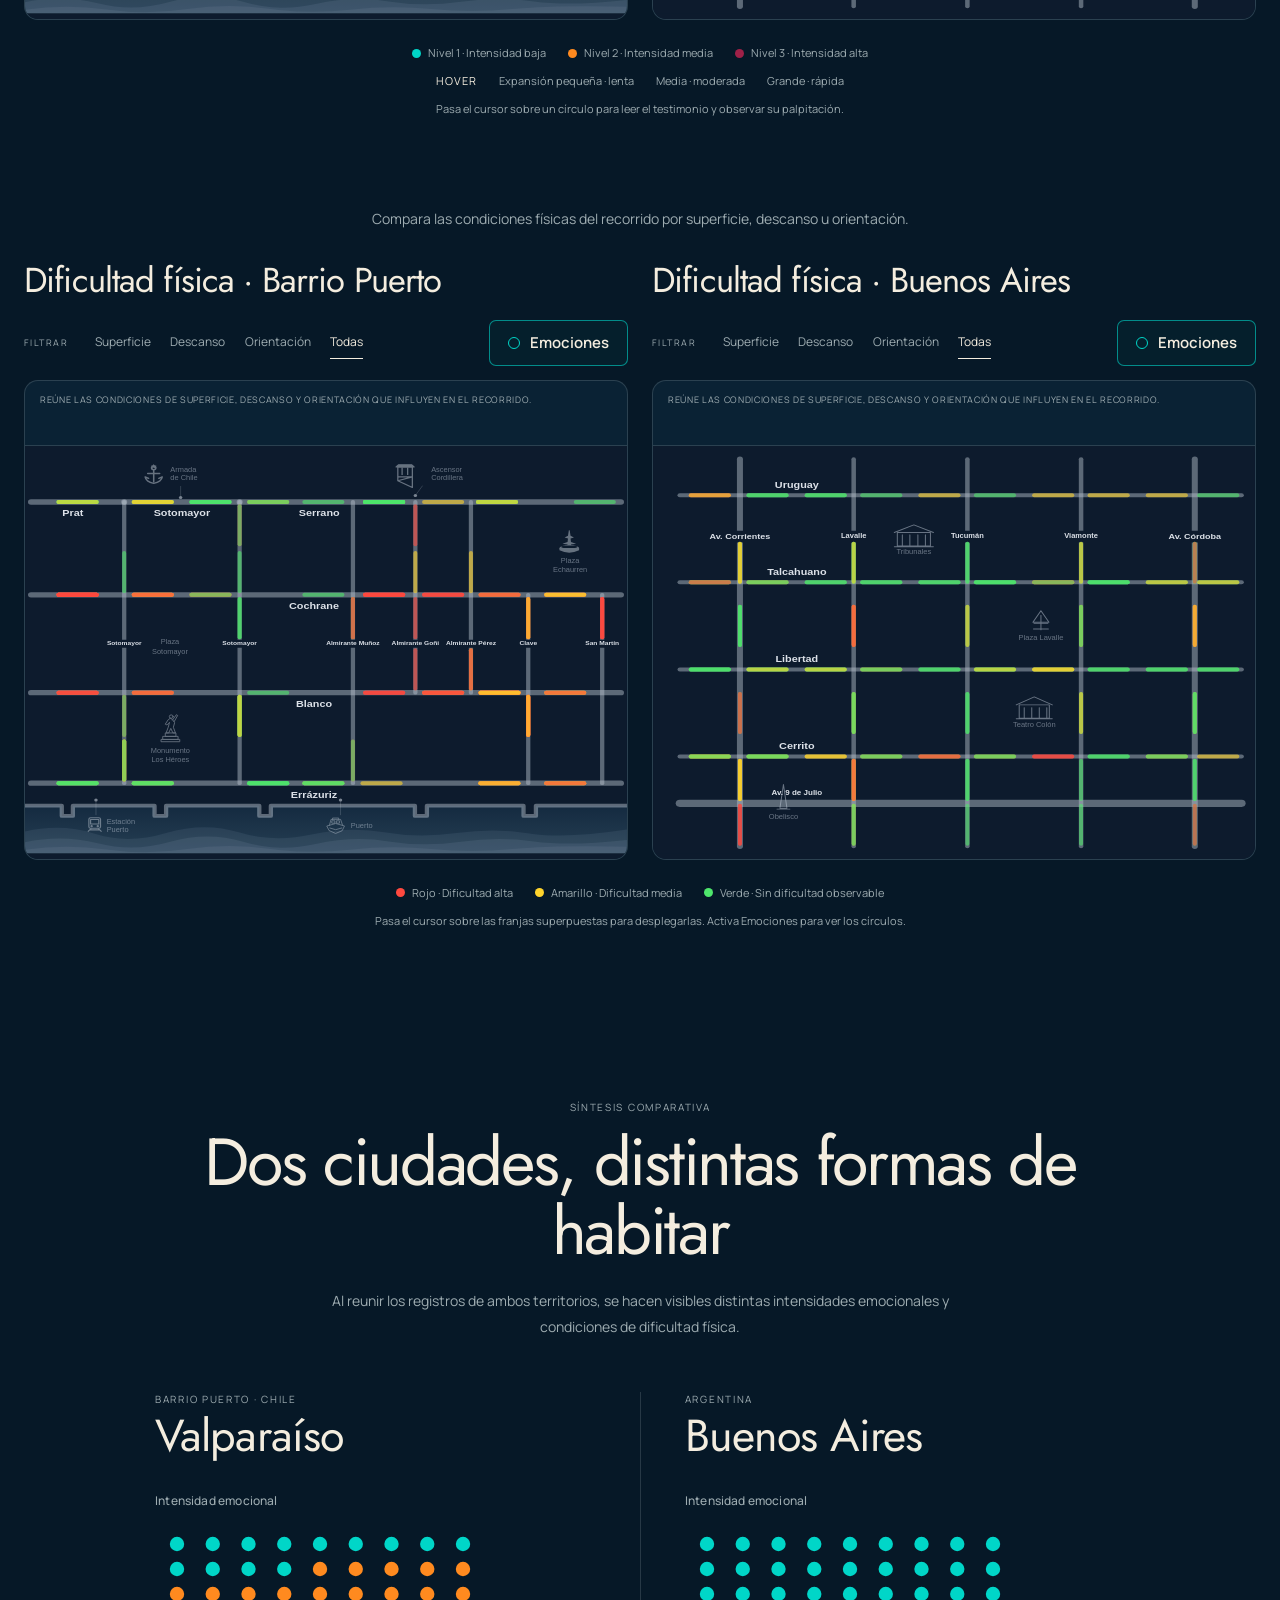
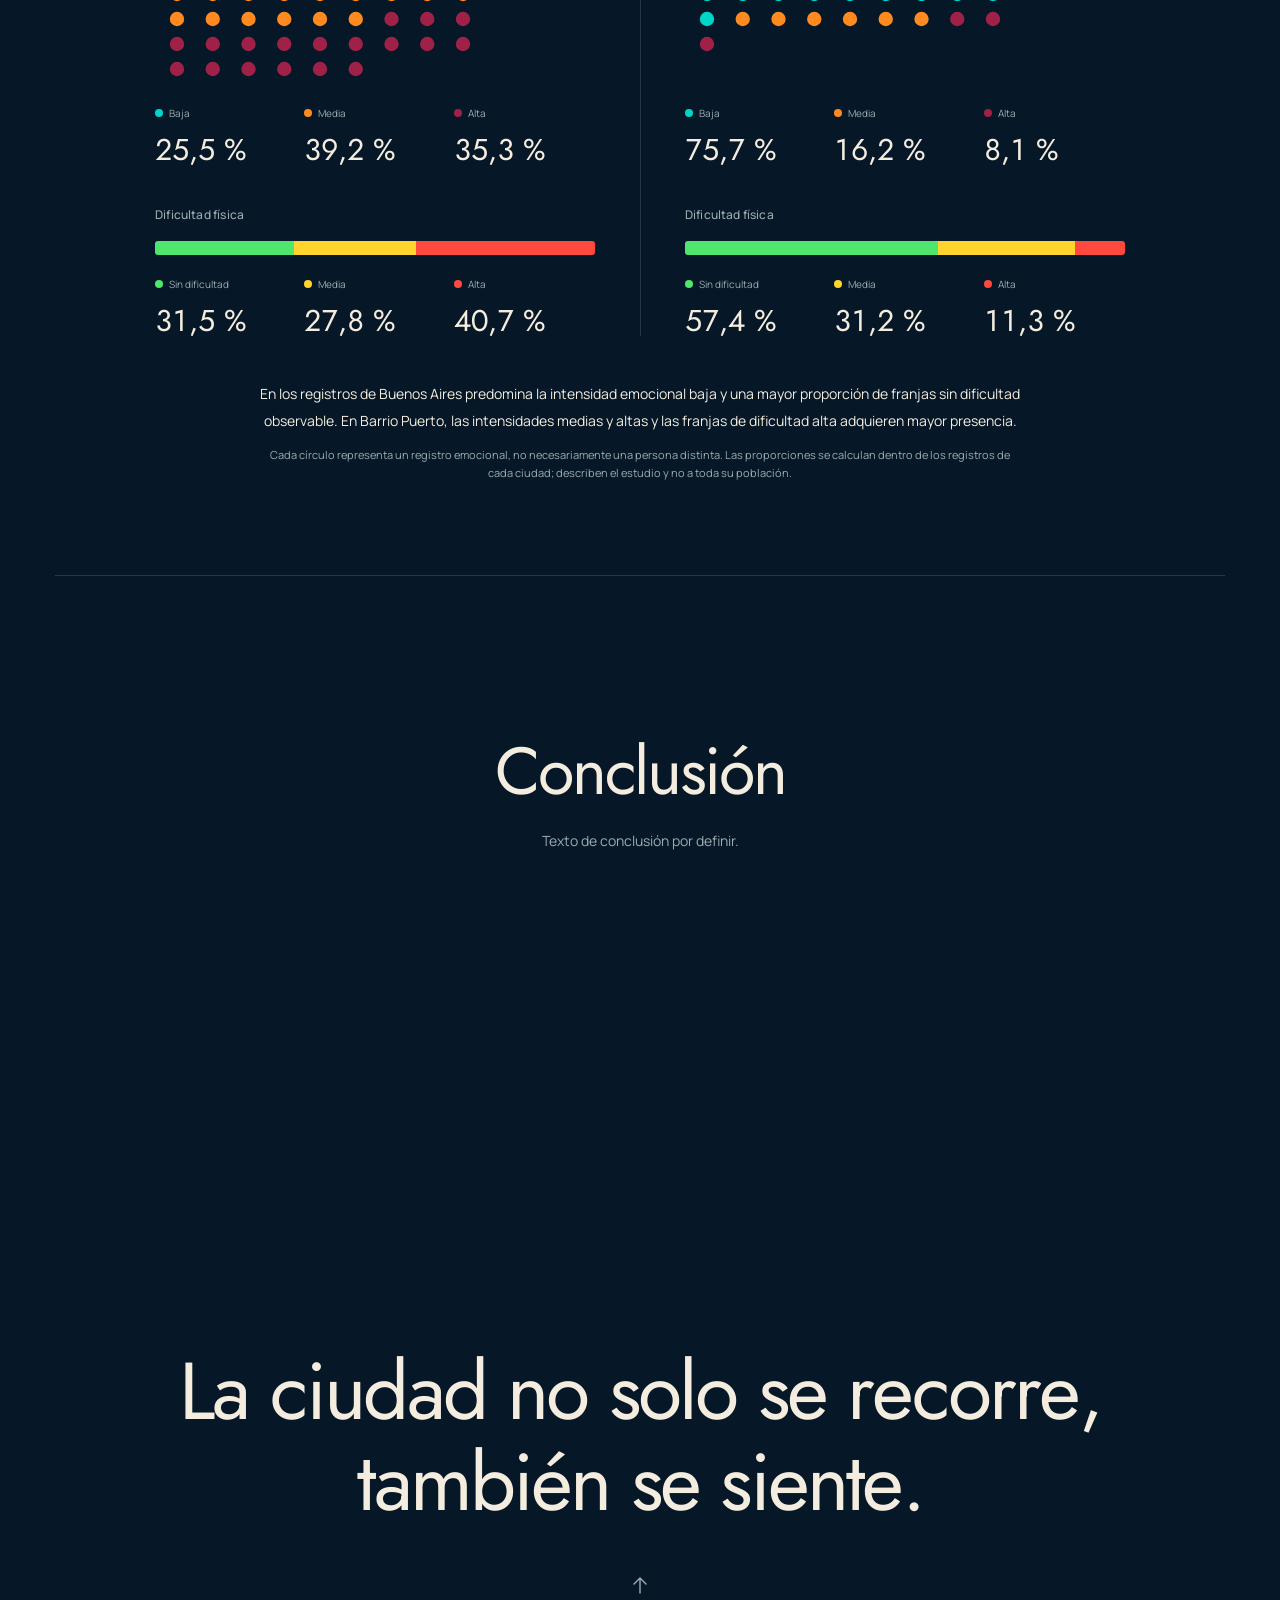
<file: visualizacion-emocion-dificultad/index.html>
<!doctype html>
<html lang="es">
<head>
  <meta charset="utf-8" />
  <meta name="viewport" content="width=device-width, initial-scale=1" />
  <title>Emoción y dificultad</title>
  <meta name="description" content="Visualización interactiva de emocionalidad y dificultad física en Barrio Puerto de Valparaíso." />
  <link rel="stylesheet" href="./style.css?v=final-correccion-05" />
</head>
<body>
  <header class="animated-cover" id="inicio" aria-labelledby="cover-title">
  <div class="cover-background" aria-hidden="true">
    <svg class="cover-paths cover-paths-1" viewBox="0 0 696 316" preserveAspectRatio="xMidYMid slice" fill="none" aria-hidden="true" focusable="false"><path d="M-380 -189C-380 -189 -312 216 152 343C616 470 684 875 684 875" pathLength="1" stroke="currentColor" stroke-width="0.50" stroke-opacity="0.10" style="--path-duration:20s;--path-delay:-0.00s"/>
<path d="M-375 -195C-375 -195 -307 210 147 337C611 464 679 869 679 869" pathLength="1" stroke="currentColor" stroke-width="0.53" stroke-opacity="0.13" style="--path-duration:27s;--path-delay:-0.71s"/>
<path d="M-370 -201C-370 -201 -302 204 142 331C606 458 674 863 674 863" pathLength="1" stroke="currentColor" stroke-width="0.56" stroke-opacity="0.16" style="--path-duration:23s;--path-delay:-1.42s"/>
<path d="M-365 -207C-365 -207 -297 198 137 325C601 452 669 857 669 857" pathLength="1" stroke="currentColor" stroke-width="0.59" stroke-opacity="0.19" style="--path-duration:30s;--path-delay:-2.13s"/>
<path d="M-360 -213C-360 -213 -292 192 132 319C596 446 664 851 664 851" pathLength="1" stroke="currentColor" stroke-width="0.62" stroke-opacity="0.22" style="--path-duration:26s;--path-delay:-2.84s"/>
<path d="M-355 -219C-355 -219 -287 186 127 313C591 440 659 845 659 845" pathLength="1" stroke="currentColor" stroke-width="0.65" stroke-opacity="0.25" style="--path-duration:22s;--path-delay:-3.55s"/>
<path d="M-350 -225C-350 -225 -282 180 122 307C586 434 654 839 654 839" pathLength="1" stroke="currentColor" stroke-width="0.68" stroke-opacity="0.28" style="--path-duration:29s;--path-delay:-4.26s"/>
<path d="M-345 -231C-345 -231 -277 174 117 301C581 428 649 833 649 833" pathLength="1" stroke="currentColor" stroke-width="0.71" stroke-opacity="0.31" style="--path-duration:25s;--path-delay:-4.97s"/>
<path d="M-340 -237C-340 -237 -272 168 112 295C576 422 644 827 644 827" pathLength="1" stroke="currentColor" stroke-width="0.74" stroke-opacity="0.34" style="--path-duration:21s;--path-delay:-5.68s"/>
<path d="M-335 -243C-335 -243 -267 162 107 289C571 416 639 821 639 821" pathLength="1" stroke="currentColor" stroke-width="0.77" stroke-opacity="0.37" style="--path-duration:28s;--path-delay:-6.39s"/>
<path d="M-330 -249C-330 -249 -262 156 102 283C566 410 634 815 634 815" pathLength="1" stroke="currentColor" stroke-width="0.80" stroke-opacity="0.40" style="--path-duration:24s;--path-delay:-7.10s"/>
<path d="M-325 -255C-325 -255 -257 150 97 277C561 404 629 809 629 809" pathLength="1" stroke="currentColor" stroke-width="0.83" stroke-opacity="0.43" style="--path-duration:20s;--path-delay:-7.81s"/>
<path d="M-320 -261C-320 -261 -252 144 92 271C556 398 624 803 624 803" pathLength="1" stroke="currentColor" stroke-width="0.86" stroke-opacity="0.46" style="--path-duration:27s;--path-delay:-8.52s"/>
<path d="M-315 -267C-315 -267 -247 138 87 265C551 392 619 797 619 797" pathLength="1" stroke="currentColor" stroke-width="0.89" stroke-opacity="0.49" style="--path-duration:23s;--path-delay:-9.23s"/>
<path d="M-310 -273C-310 -273 -242 132 82 259C546 386 614 791 614 791" pathLength="1" stroke="currentColor" stroke-width="0.92" stroke-opacity="0.52" style="--path-duration:30s;--path-delay:-9.94s"/>
<path d="M-305 -279C-305 -279 -237 126 77 253C541 380 609 785 609 785" pathLength="1" stroke="currentColor" stroke-width="0.95" stroke-opacity="0.55" style="--path-duration:26s;--path-delay:-10.65s"/>
<path d="M-300 -285C-300 -285 -232 120 72 247C536 374 604 779 604 779" pathLength="1" stroke="currentColor" stroke-width="0.98" stroke-opacity="0.58" style="--path-duration:22s;--path-delay:-11.36s"/>
<path d="M-295 -291C-295 -291 -227 114 67 241C531 368 599 773 599 773" pathLength="1" stroke="currentColor" stroke-width="1.01" stroke-opacity="0.61" style="--path-duration:29s;--path-delay:-12.07s"/>
<path d="M-290 -297C-290 -297 -222 108 62 235C526 362 594 767 594 767" pathLength="1" stroke="currentColor" stroke-width="1.04" stroke-opacity="0.64" style="--path-duration:25s;--path-delay:-12.78s"/>
<path d="M-285 -303C-285 -303 -217 102 57 229C521 356 589 761 589 761" pathLength="1" stroke="currentColor" stroke-width="1.07" stroke-opacity="0.67" style="--path-duration:21s;--path-delay:-13.49s"/>
<path d="M-280 -309C-280 -309 -212 96 52 223C516 350 584 755 584 755" pathLength="1" stroke="currentColor" stroke-width="1.10" stroke-opacity="0.70" style="--path-duration:28s;--path-delay:-14.20s"/>
<path d="M-275 -315C-275 -315 -207 90 47 217C511 344 579 749 579 749" pathLength="1" stroke="currentColor" stroke-width="1.13" stroke-opacity="0.73" style="--path-duration:24s;--path-delay:-14.91s"/>
<path d="M-270 -321C-270 -321 -202 84 42 211C506 338 574 743 574 743" pathLength="1" stroke="currentColor" stroke-width="1.16" stroke-opacity="0.76" style="--path-duration:20s;--path-delay:-15.62s"/>
<path d="M-265 -327C-265 -327 -197 78 37 205C501 332 569 737 569 737" pathLength="1" stroke="currentColor" stroke-width="1.19" stroke-opacity="0.79" style="--path-duration:27s;--path-delay:-16.33s"/>
<path d="M-260 -333C-260 -333 -192 72 32 199C496 326 564 731 564 731" pathLength="1" stroke="currentColor" stroke-width="1.22" stroke-opacity="0.82" style="--path-duration:23s;--path-delay:-17.04s"/>
<path d="M-255 -339C-255 -339 -187 66 27 193C491 320 559 725 559 725" pathLength="1" stroke="currentColor" stroke-width="1.25" stroke-opacity="0.85" style="--path-duration:30s;--path-delay:-17.75s"/>
<path d="M-250 -345C-250 -345 -182 60 22 187C486 314 554 719 554 719" pathLength="1" stroke="currentColor" stroke-width="1.28" stroke-opacity="0.88" style="--path-duration:26s;--path-delay:-18.46s"/>
<path d="M-245 -351C-245 -351 -177 54 17 181C481 308 549 713 549 713" pathLength="1" stroke="currentColor" stroke-width="1.31" stroke-opacity="0.91" style="--path-duration:22s;--path-delay:-19.17s"/>
<path d="M-240 -357C-240 -357 -172 48 12 175C476 302 544 707 544 707" pathLength="1" stroke="currentColor" stroke-width="1.34" stroke-opacity="0.92" style="--path-duration:29s;--path-delay:-19.88s"/>
<path d="M-235 -363C-235 -363 -167 42 7 169C471 296 539 701 539 701" pathLength="1" stroke="currentColor" stroke-width="1.37" stroke-opacity="0.92" style="--path-duration:25s;--path-delay:-20.59s"/>
<path d="M-230 -369C-230 -369 -162 36 2 163C466 290 534 695 534 695" pathLength="1" stroke="currentColor" stroke-width="1.40" stroke-opacity="0.92" style="--path-duration:21s;--path-delay:-21.30s"/>
<path d="M-225 -375C-225 -375 -157 30 -3 157C461 284 529 689 529 689" pathLength="1" stroke="currentColor" stroke-width="1.43" stroke-opacity="0.92" style="--path-duration:28s;--path-delay:-22.01s"/>
<path d="M-220 -381C-220 -381 -152 24 -8 151C456 278 524 683 524 683" pathLength="1" stroke="currentColor" stroke-width="1.46" stroke-opacity="0.92" style="--path-duration:24s;--path-delay:-22.72s"/>
<path d="M-215 -387C-215 -387 -147 18 -13 145C451 272 519 677 519 677" pathLength="1" stroke="currentColor" stroke-width="1.49" stroke-opacity="0.92" style="--path-duration:20s;--path-delay:-23.43s"/>
<path d="M-210 -393C-210 -393 -142 12 -18 139C446 266 514 671 514 671" pathLength="1" stroke="currentColor" stroke-width="1.52" stroke-opacity="0.92" style="--path-duration:27s;--path-delay:-24.14s"/>
<path d="M-205 -399C-205 -399 -137 6 -23 133C441 260 509 665 509 665" pathLength="1" stroke="currentColor" stroke-width="1.55" stroke-opacity="0.92" style="--path-duration:23s;--path-delay:-24.85s"/></svg>
<svg class="cover-paths cover-paths-2" viewBox="0 0 696 316" preserveAspectRatio="xMidYMid slice" fill="none" aria-hidden="true" focusable="false"><path d="M-380 -189C-380 -189 -312 216 152 343C616 470 684 875 684 875" pathLength="1" stroke="currentColor" stroke-width="0.50" stroke-opacity="0.10" style="--path-duration:23s;--path-delay:-3.00s"/>
<path d="M-385 -195C-385 -195 -317 210 157 337C621 464 689 869 689 869" pathLength="1" stroke="currentColor" stroke-width="0.53" stroke-opacity="0.13" style="--path-duration:30s;--path-delay:-3.71s"/>
<path d="M-390 -201C-390 -201 -322 204 162 331C626 458 694 863 694 863" pathLength="1" stroke="currentColor" stroke-width="0.56" stroke-opacity="0.16" style="--path-duration:26s;--path-delay:-4.42s"/>
<path d="M-395 -207C-395 -207 -327 198 167 325C631 452 699 857 699 857" pathLength="1" stroke="currentColor" stroke-width="0.59" stroke-opacity="0.19" style="--path-duration:22s;--path-delay:-5.13s"/>
<path d="M-400 -213C-400 -213 -332 192 172 319C636 446 704 851 704 851" pathLength="1" stroke="currentColor" stroke-width="0.62" stroke-opacity="0.22" style="--path-duration:29s;--path-delay:-5.84s"/>
<path d="M-405 -219C-405 -219 -337 186 177 313C641 440 709 845 709 845" pathLength="1" stroke="currentColor" stroke-width="0.65" stroke-opacity="0.25" style="--path-duration:25s;--path-delay:-6.55s"/>
<path d="M-410 -225C-410 -225 -342 180 182 307C646 434 714 839 714 839" pathLength="1" stroke="currentColor" stroke-width="0.68" stroke-opacity="0.28" style="--path-duration:21s;--path-delay:-7.26s"/>
<path d="M-415 -231C-415 -231 -347 174 187 301C651 428 719 833 719 833" pathLength="1" stroke="currentColor" stroke-width="0.71" stroke-opacity="0.31" style="--path-duration:28s;--path-delay:-7.97s"/>
<path d="M-420 -237C-420 -237 -352 168 192 295C656 422 724 827 724 827" pathLength="1" stroke="currentColor" stroke-width="0.74" stroke-opacity="0.34" style="--path-duration:24s;--path-delay:-8.68s"/>
<path d="M-425 -243C-425 -243 -357 162 197 289C661 416 729 821 729 821" pathLength="1" stroke="currentColor" stroke-width="0.77" stroke-opacity="0.37" style="--path-duration:20s;--path-delay:-9.39s"/>
<path d="M-430 -249C-430 -249 -362 156 202 283C666 410 734 815 734 815" pathLength="1" stroke="currentColor" stroke-width="0.80" stroke-opacity="0.40" style="--path-duration:27s;--path-delay:-10.10s"/>
<path d="M-435 -255C-435 -255 -367 150 207 277C671 404 739 809 739 809" pathLength="1" stroke="currentColor" stroke-width="0.83" stroke-opacity="0.43" style="--path-duration:23s;--path-delay:-10.81s"/>
<path d="M-440 -261C-440 -261 -372 144 212 271C676 398 744 803 744 803" pathLength="1" stroke="currentColor" stroke-width="0.86" stroke-opacity="0.46" style="--path-duration:30s;--path-delay:-11.52s"/>
<path d="M-445 -267C-445 -267 -377 138 217 265C681 392 749 797 749 797" pathLength="1" stroke="currentColor" stroke-width="0.89" stroke-opacity="0.49" style="--path-duration:26s;--path-delay:-12.23s"/>
<path d="M-450 -273C-450 -273 -382 132 222 259C686 386 754 791 754 791" pathLength="1" stroke="currentColor" stroke-width="0.92" stroke-opacity="0.52" style="--path-duration:22s;--path-delay:-12.94s"/>
<path d="M-455 -279C-455 -279 -387 126 227 253C691 380 759 785 759 785" pathLength="1" stroke="currentColor" stroke-width="0.95" stroke-opacity="0.55" style="--path-duration:29s;--path-delay:-13.65s"/>
<path d="M-460 -285C-460 -285 -392 120 232 247C696 374 764 779 764 779" pathLength="1" stroke="currentColor" stroke-width="0.98" stroke-opacity="0.58" style="--path-duration:25s;--path-delay:-14.36s"/>
<path d="M-465 -291C-465 -291 -397 114 237 241C701 368 769 773 769 773" pathLength="1" stroke="currentColor" stroke-width="1.01" stroke-opacity="0.61" style="--path-duration:21s;--path-delay:-15.07s"/>
<path d="M-470 -297C-470 -297 -402 108 242 235C706 362 774 767 774 767" pathLength="1" stroke="currentColor" stroke-width="1.04" stroke-opacity="0.64" style="--path-duration:28s;--path-delay:-15.78s"/>
<path d="M-475 -303C-475 -303 -407 102 247 229C711 356 779 761 779 761" pathLength="1" stroke="currentColor" stroke-width="1.07" stroke-opacity="0.67" style="--path-duration:24s;--path-delay:-16.49s"/>
<path d="M-480 -309C-480 -309 -412 96 252 223C716 350 784 755 784 755" pathLength="1" stroke="currentColor" stroke-width="1.10" stroke-opacity="0.70" style="--path-duration:20s;--path-delay:-17.20s"/>
<path d="M-485 -315C-485 -315 -417 90 257 217C721 344 789 749 789 749" pathLength="1" stroke="currentColor" stroke-width="1.13" stroke-opacity="0.73" style="--path-duration:27s;--path-delay:-17.91s"/>
<path d="M-490 -321C-490 -321 -422 84 262 211C726 338 794 743 794 743" pathLength="1" stroke="currentColor" stroke-width="1.16" stroke-opacity="0.76" style="--path-duration:23s;--path-delay:-18.62s"/>
<path d="M-495 -327C-495 -327 -427 78 267 205C731 332 799 737 799 737" pathLength="1" stroke="currentColor" stroke-width="1.19" stroke-opacity="0.79" style="--path-duration:30s;--path-delay:-19.33s"/>
<path d="M-500 -333C-500 -333 -432 72 272 199C736 326 804 731 804 731" pathLength="1" stroke="currentColor" stroke-width="1.22" stroke-opacity="0.82" style="--path-duration:26s;--path-delay:-20.04s"/>
<path d="M-505 -339C-505 -339 -437 66 277 193C741 320 809 725 809 725" pathLength="1" stroke="currentColor" stroke-width="1.25" stroke-opacity="0.85" style="--path-duration:22s;--path-delay:-20.75s"/>
<path d="M-510 -345C-510 -345 -442 60 282 187C746 314 814 719 814 719" pathLength="1" stroke="currentColor" stroke-width="1.28" stroke-opacity="0.88" style="--path-duration:29s;--path-delay:-21.46s"/>
<path d="M-515 -351C-515 -351 -447 54 287 181C751 308 819 713 819 713" pathLength="1" stroke="currentColor" stroke-width="1.31" stroke-opacity="0.91" style="--path-duration:25s;--path-delay:-22.17s"/>
<path d="M-520 -357C-520 -357 -452 48 292 175C756 302 824 707 824 707" pathLength="1" stroke="currentColor" stroke-width="1.34" stroke-opacity="0.92" style="--path-duration:21s;--path-delay:-22.88s"/>
<path d="M-525 -363C-525 -363 -457 42 297 169C761 296 829 701 829 701" pathLength="1" stroke="currentColor" stroke-width="1.37" stroke-opacity="0.92" style="--path-duration:28s;--path-delay:-23.59s"/>
<path d="M-530 -369C-530 -369 -462 36 302 163C766 290 834 695 834 695" pathLength="1" stroke="currentColor" stroke-width="1.40" stroke-opacity="0.92" style="--path-duration:24s;--path-delay:-24.30s"/>
<path d="M-535 -375C-535 -375 -467 30 307 157C771 284 839 689 839 689" pathLength="1" stroke="currentColor" stroke-width="1.43" stroke-opacity="0.92" style="--path-duration:20s;--path-delay:-25.01s"/>
<path d="M-540 -381C-540 -381 -472 24 312 151C776 278 844 683 844 683" pathLength="1" stroke="currentColor" stroke-width="1.46" stroke-opacity="0.92" style="--path-duration:27s;--path-delay:-25.72s"/>
<path d="M-545 -387C-545 -387 -477 18 317 145C781 272 849 677 849 677" pathLength="1" stroke="currentColor" stroke-width="1.49" stroke-opacity="0.92" style="--path-duration:23s;--path-delay:-26.43s"/>
<path d="M-550 -393C-550 -393 -482 12 322 139C786 266 854 671 854 671" pathLength="1" stroke="currentColor" stroke-width="1.52" stroke-opacity="0.92" style="--path-duration:30s;--path-delay:-27.14s"/>
<path d="M-555 -399C-555 -399 -487 6 327 133C791 260 859 665 859 665" pathLength="1" stroke="currentColor" stroke-width="1.55" stroke-opacity="0.92" style="--path-duration:26s;--path-delay:-27.85s"/></svg>
  </div>
  <div class="cover-content">
    <p class="eyebrow">Visualización de datos . Barrio Puerto, Valparaíso y Buenos Aires, Argentina</p>
    <h1 class="cover-title" id="cover-title" aria-label="EMOCIÓN y DIFICULTAD"><span class="cover-line" aria-hidden="true"><span class="cover-word"><span class="cover-letter" style="--letter-delay:0.120s">E</span><span class="cover-letter" style="--letter-delay:0.165s">M</span><span class="cover-letter" style="--letter-delay:0.210s">O</span><span class="cover-letter" style="--letter-delay:0.255s">C</span><span class="cover-letter" style="--letter-delay:0.300s">I</span><span class="cover-letter" style="--letter-delay:0.345s">Ó</span><span class="cover-letter" style="--letter-delay:0.390s">N</span></span> <span class="cover-word cover-versus"><span class="cover-letter" style="--letter-delay:0.435s">y</span></span></span><span class="cover-line" aria-hidden="true"><span class="cover-word"><span class="cover-letter" style="--letter-delay:0.570s">D</span><span class="cover-letter" style="--letter-delay:0.615s">I</span><span class="cover-letter" style="--letter-delay:0.660s">F</span><span class="cover-letter" style="--letter-delay:0.705s">I</span><span class="cover-letter" style="--letter-delay:0.750s">C</span><span class="cover-letter" style="--letter-delay:0.795s">U</span><span class="cover-letter" style="--letter-delay:0.840s">L</span><span class="cover-letter" style="--letter-delay:0.885s">T</span><span class="cover-letter" style="--letter-delay:0.930s">A</span><span class="cover-letter" style="--letter-delay:0.975s">D</span></span></span></h1>
    <a class="cover-scroll-arrow" href="#introduccion" aria-label="Desplazarse a la introducción"><svg viewBox="0 0 24 24" width="24" height="24" fill="none" aria-hidden="true" focusable="false"><path d="M12 4v15m-6-6 6 6 6-6" stroke="currentColor" stroke-width="1.4" stroke-linecap="round" stroke-linejoin="round"/></svg></a>
  </div>
</header>
  <main class="page-shell">
    <section class="project-intro" id="introduccion" aria-label="Introducción a la visualización">
      <div class="intro">
        <p><strong>Esta visualización explora cómo se siente recorrer las calles del Barrio Puerto de Valparaíso, Chile, y de Buenos Aires, Argentina</strong>, relacionando las experiencias emocionales con las condiciones físicas del entorno. <strong>El estudio se centra exclusivamente en personas mayores de 60 años</strong>, <strong>otorgando protagonismo a sus percepciones, experiencias y voces.</strong></p>
        <p>La primera parte aborda la dimensión emocional del recorrido, mientras que la segunda analiza las dificultades físicas del territorio y su relación con las emociones percibidas, permitiendo reconocer similitudes y diferencias entre ambas ciudades.</p>
      </div>
    </section>

    <div class="conditions-detail-wrap" id="habitar"><section class="closing-section closing-conditions" id="condiciones-detalle" aria-labelledby="conditions-title">
        <div class="conditions-scroll-panel">
        <header class="closing-heading conditions-heading" data-closing-reveal>
          <p class="closing-overline">Una mirada desde el diseño</p>
          <h2 id="conditions-title">Las condiciones que permiten habitar</h2>
          <p>Las tres categorías estudiadas permiten pensar la ciudad desde las posibilidades que ofrece a las personas mayores.</p>
        </header>
        <div class="closing-triptych"><article class="closing-condition"><div class="closing-icon"><svg viewBox="0 0 144 100" aria-hidden="true" fill="none" stroke="currentColor" stroke-width="1.7" stroke-linecap="round" stroke-linejoin="round"><path d="M12 77h120M12 87h120M28 77v10m36-10v10m36-10v10"/><circle cx="70" cy="19" r="7"/><path d="m70 27-8 22 17 14 9 14M62 49 49 77M65 32l-15 15-14 1m32-16 14 12 13-5"/></svg></div><p class="closing-overline">Superficie</p><h3>Recorrer</h3><p>Desplazarse con seguridad y autonomía, sin que el estado del suelo limite el recorrido.</p></article>
<article class="closing-condition"><div class="closing-icon"><svg viewBox="0 0 144 100" aria-hidden="true" fill="none" stroke="currentColor" stroke-width="1.7" stroke-linecap="round" stroke-linejoin="round"><path d="M25 40h94v25H25zM25 65 16 76h112l-9-11M16 76v8h112v-8M29 84v12m86-12v12M35 40V29m74 11V29M25 52h94M12 96h120"/></svg></div><p class="closing-overline">Descanso</p><h3>Permanecer</h3><p>Contar con espacios para detenerse, recuperar energía y permanecer en la ciudad.</p></article>
<article class="closing-condition"><div class="closing-icon"><svg viewBox="0 0 144 100" aria-hidden="true" fill="none" stroke="currentColor" stroke-width="1.7" stroke-linecap="round" stroke-linejoin="round"><path d="M69 9v82m7-82v82M76 19h31l12 11-12 11H76M69 48H36L24 59l12 11h33M55 91h35"/></svg></div><p class="closing-overline">Orientación</p><h3>Reconocer</h3><p>Comprender los cruces y las referencias del entorno para desplazarse con confianza.</p></article></div>
        <p class="closing-statement">Habitar la ciudad implica mucho más que poder desplazarse por ella.</p>
        </div>
      </section></div>

    <section class="conditions-overview" id="encuentro" aria-labelledby="preview-title" data-closing-reveal>
      <header class="closing-heading overview-heading">
        <h2 id="preview-title">Entre lo físico y lo emocional</h2>
      </header>
      <figure class="conditions-preview">
        <div class="preview-lens"><svg id="previewLensMap" class="preview-lens-map" viewBox="300 80 440 440" role="img" aria-label="Recorte vectorial del mapa de Cochrane con las capas reales de dificultad física y emociones"></svg></div>
        <svg class="preview-arrow" viewBox="0 0 160 92" fill="none" aria-hidden="true"><path d="M2 72Q90 72 148 16M135 19L148 16 145 29" stroke="currentColor" stroke-width="1.25" stroke-linecap="round" stroke-linejoin="round"/></svg>
        <figcaption class="preview-annotation">
          <!-- Reemplazar por el texto definitivo de la anotación. -->
          <p class="preview-annotation-text">Texto de apoyo por definir.</p>
        </figcaption>
      </figure>
    </section>

    <section class="comparison-section comparison-emotions" aria-label="Comparación de emociones">
      <p class="comparison-instruction">Compara la intensidad emocional de los recorridos en ambas ciudades.</p>
      <div class="comparison-grid">
        <section class="screen" id="emocionalidad">
      <div class="section-heading"><h2>Emociones Barrio Puerto</h2></div>

      <div class="map-shell">
        <div class="map-topline">
          <span>Mapa emocional · Barrio Puerto</span>
          
        </div>

        <div class="map-stage" id="emotionStage">
          <svg id="emotionMap" viewBox="0 0 1200 824" role="img" aria-label="Mapa emocional detallado del Barrio Puerto"></svg>

          <div class="emotion-tooltip" id="emotionTooltip" role="status" aria-live="polite">
            <div class="point-location"></div>
            <div class="point-heading"><span class="tooltip-dot"></span><strong class="point-title"></strong></div>
            <div class="point-meta"></div>
            <div class="point-comment"></div>
            <div class="point-note"></div>
          </div>
        </div>

        
      </div>
      
    </section>
        <section class="screen" id="emocionalidad-arg">
      <div class="section-heading"><h2>Emociones de Buenos Aires</h2></div>

      <div class="map-shell">
        <div class="map-topline">
          <span>Mapa emocional · Buenos Aires (esquema orientado según codificación)</span>
          
        </div>

        <div class="map-stage" id="argEmotionStage">
          <svg id="argEmotionMap" viewBox="0 0 1200 824" role="img" aria-label="Mapa emocional detallado del Buenos Aires"></svg>

          <div class="emotion-tooltip" id="argEmotionTooltip" role="status" aria-live="polite">
            <div class="point-location"></div>
            <div class="point-heading"><span class="tooltip-dot"></span><strong class="point-title"></strong></div>
            <div class="point-meta"></div>
            <div class="point-comment"></div>
            <div class="point-note"></div>
          </div>
        </div>

        
      </div>
      
    </section>
      </div>
      <div class="shared-legend" aria-label="Leyenda común de emociones">
        <div class="emotion-legend">
          <span data-emotion="entusiasmo"><i></i>Nivel 1 · Intensidad baja</span>
          <span data-emotion="preocupacion"><i></i>Nivel 2 · Intensidad media</span>
          <span data-emotion="frustracion"><i></i>Nivel 3 · Intensidad alta</span>
        </div>
        <div class="emotion-behavior-note"><span>Hover</span><span>Expansión pequeña · lenta</span><span>Media · moderada</span><span>Grande · rápida</span></div>
        <p class="shared-legend-help">Pasa el cursor sobre un círculo para leer el testimonio y observar su palpitación.</p>
      </div>
    </section>

    <section class="comparison-section comparison-difficulty" aria-label="Comparación de dificultad física">
      <p class="comparison-instruction">Compara las condiciones físicas del recorrido por superficie, descanso u orientación.</p>
      <div class="comparison-grid">
        <section class="screen" id="dificultad">
      <div class="section-heading"><h2>Dificultad física · Barrio Puerto</h2></div>

      <div class="control-bar">
        <div class="filter-group">
          <span class="control-label">Filtrar</span>
          <button type="button" class="filter-link" data-filter="superficie" aria-pressed="false">Superficie</button>
          <button type="button" class="filter-link" data-filter="descanso" aria-pressed="false">Descanso</button>
          <button type="button" class="filter-link" data-filter="orientacion" aria-pressed="false">Orientación</button>
          <button type="button" class="filter-link is-active" data-filter="todas" aria-pressed="true">Todas</button>
        </div>
        <button type="button" class="emotion-toggle" aria-pressed="false" aria-controls="difficultyMap"><span class="emotion-toggle-indicator" aria-hidden="true"></span>Emociones</button>
      </div>

      <div class="map-shell">
        <div class="map-topline">
          <span id="filterDefinition" class="filter-definition" aria-live="polite">Reúne las condiciones de superficie, descanso y orientación que influyen en el recorrido.</span>
        </div>

        <div class="map-stage" id="difficultyStage">
          <svg id="difficultyMap" viewBox="0 0 1200 824" role="img" aria-label="Mapa detallado de dificultad física del Barrio Puerto"></svg>

          <div class="map-tooltip" id="mapTooltip" role="status" aria-live="polite">
            <div class="point-location"></div>
            <div class="point-heading"><span class="tooltip-dot"></span><strong class="point-title"></strong></div>
            <div class="point-meta"></div>
            <div class="point-comment"></div>
            <div class="point-note"></div>
          </div>
        </div>

        
      </div>
    </section>
        <section class="screen" id="dificultad-arg">
      <div class="section-heading"><h2>Dificultad física · Buenos Aires</h2></div>

      <div class="control-bar">
        <div class="filter-group">
          <span class="control-label">Filtrar</span>
          <button type="button" class="filter-link" data-filter="superficie" aria-pressed="false">Superficie</button>
          <button type="button" class="filter-link" data-filter="descanso" aria-pressed="false">Descanso</button>
          <button type="button" class="filter-link" data-filter="orientacion" aria-pressed="false">Orientación</button>
          <button type="button" class="filter-link is-active" data-filter="todas" aria-pressed="true">Todas</button>
        </div>
        <button type="button" class="emotion-toggle" aria-pressed="false" aria-controls="argDifficultyMap"><span class="emotion-toggle-indicator" aria-hidden="true"></span>Emociones</button>
      </div>

      <div class="map-shell">
        <div class="map-topline">
          <span id="argFilterDefinition" class="filter-definition" aria-live="polite">Reúne las condiciones de superficie, descanso y orientación que influyen en el recorrido.</span>
        </div>

        <div class="map-stage" id="argDifficultyStage">
          <svg id="argDifficultyMap" viewBox="0 0 1200 824" role="img" aria-label="Mapa detallado de dificultad física del Buenos Aires"></svg>

          <div class="map-tooltip" id="argMapTooltip" role="status" aria-live="polite">
            <div class="point-location"></div>
            <div class="point-heading"><span class="tooltip-dot"></span><strong class="point-title"></strong></div>
            <div class="point-meta"></div>
            <div class="point-comment"></div>
            <div class="point-note"></div>
          </div>
        </div>

        
      </div>
    </section>
      </div>
      <div class="shared-legend" aria-label="Leyenda común de dificultad física">
        <div class="difficulty-legend">
          <span><i class="hard"></i>Rojo · Dificultad alta</span>
          <span><i class="medium"></i>Amarillo · Dificultad media</span>
          <span><i class="easy"></i>Verde · Sin dificultad observable</span>
        </div>
        <p class="shared-legend-help">Pasa el cursor sobre las franjas superpuestas para desplegarlas. Activa Emociones para ver los círculos.</p>
      </div>
    </section>

    <div class="closing-sequence">
      <section class="closing-section closing-summary" id="sintesis" aria-labelledby="summary-title" data-closing-reveal>
        <header class="closing-heading">
          <p class="closing-overline">Síntesis comparativa</p>
          <h2 id="summary-title">Dos ciudades, distintas formas de habitar</h2>
          <p>Al reunir los registros de ambos territorios, se hacen visibles distintas intensidades emocionales y condiciones de dificultad física.</p>
        </header>
        <div class="closing-comparison"><article class="closing-city"><p class="closing-overline">Barrio Puerto · Chile</p><h3>Valparaíso</h3><div class="closing-metric"><h4>Intensidad emocional</h4><svg class="summary-dots" viewBox="0 0 330 160" role="img" aria-label="Valparaíso: 13 registros de intensidad baja, 20 media, 18 alta"><circle cx="22" cy="17" r="7.2" fill="var(--entusiasmo)" style="--dot-delay:0ms"/><circle cx="57.75" cy="17" r="7.2" fill="var(--entusiasmo)" style="--dot-delay:17ms"/><circle cx="93.5" cy="17" r="7.2" fill="var(--entusiasmo)" style="--dot-delay:34ms"/><circle cx="129.25" cy="17" r="7.2" fill="var(--entusiasmo)" style="--dot-delay:51ms"/><circle cx="165" cy="17" r="7.2" fill="var(--entusiasmo)" style="--dot-delay:68ms"/><circle cx="200.75" cy="17" r="7.2" fill="var(--entusiasmo)" style="--dot-delay:85ms"/><circle cx="236.5" cy="17" r="7.2" fill="var(--entusiasmo)" style="--dot-delay:102ms"/><circle cx="272.25" cy="17" r="7.2" fill="var(--entusiasmo)" style="--dot-delay:119ms"/><circle cx="308" cy="17" r="7.2" fill="var(--entusiasmo)" style="--dot-delay:136ms"/><circle cx="22" cy="42" r="7.2" fill="var(--entusiasmo)" style="--dot-delay:153ms"/><circle cx="57.75" cy="42" r="7.2" fill="var(--entusiasmo)" style="--dot-delay:170ms"/><circle cx="93.5" cy="42" r="7.2" fill="var(--entusiasmo)" style="--dot-delay:187ms"/><circle cx="129.25" cy="42" r="7.2" fill="var(--entusiasmo)" style="--dot-delay:204ms"/><circle cx="165" cy="42" r="7.2" fill="var(--preocupacion)" style="--dot-delay:221ms"/><circle cx="200.75" cy="42" r="7.2" fill="var(--preocupacion)" style="--dot-delay:238ms"/><circle cx="236.5" cy="42" r="7.2" fill="var(--preocupacion)" style="--dot-delay:255ms"/><circle cx="272.25" cy="42" r="7.2" fill="var(--preocupacion)" style="--dot-delay:272ms"/><circle cx="308" cy="42" r="7.2" fill="var(--preocupacion)" style="--dot-delay:289ms"/><circle cx="22" cy="67" r="7.2" fill="var(--preocupacion)" style="--dot-delay:306ms"/><circle cx="57.75" cy="67" r="7.2" fill="var(--preocupacion)" style="--dot-delay:323ms"/><circle cx="93.5" cy="67" r="7.2" fill="var(--preocupacion)" style="--dot-delay:340ms"/><circle cx="129.25" cy="67" r="7.2" fill="var(--preocupacion)" style="--dot-delay:357ms"/><circle cx="165" cy="67" r="7.2" fill="var(--preocupacion)" style="--dot-delay:374ms"/><circle cx="200.75" cy="67" r="7.2" fill="var(--preocupacion)" style="--dot-delay:391ms"/><circle cx="236.5" cy="67" r="7.2" fill="var(--preocupacion)" style="--dot-delay:408ms"/><circle cx="272.25" cy="67" r="7.2" fill="var(--preocupacion)" style="--dot-delay:425ms"/><circle cx="308" cy="67" r="7.2" fill="var(--preocupacion)" style="--dot-delay:442ms"/><circle cx="22" cy="92" r="7.2" fill="var(--preocupacion)" style="--dot-delay:459ms"/><circle cx="57.75" cy="92" r="7.2" fill="var(--preocupacion)" style="--dot-delay:476ms"/><circle cx="93.5" cy="92" r="7.2" fill="var(--preocupacion)" style="--dot-delay:493ms"/><circle cx="129.25" cy="92" r="7.2" fill="var(--preocupacion)" style="--dot-delay:510ms"/><circle cx="165" cy="92" r="7.2" fill="var(--preocupacion)" style="--dot-delay:527ms"/><circle cx="200.75" cy="92" r="7.2" fill="var(--preocupacion)" style="--dot-delay:544ms"/><circle cx="236.5" cy="92" r="7.2" fill="var(--frustracion)" style="--dot-delay:561ms"/><circle cx="272.25" cy="92" r="7.2" fill="var(--frustracion)" style="--dot-delay:578ms"/><circle cx="308" cy="92" r="7.2" fill="var(--frustracion)" style="--dot-delay:595ms"/><circle cx="22" cy="117" r="7.2" fill="var(--frustracion)" style="--dot-delay:612ms"/><circle cx="57.75" cy="117" r="7.2" fill="var(--frustracion)" style="--dot-delay:629ms"/><circle cx="93.5" cy="117" r="7.2" fill="var(--frustracion)" style="--dot-delay:646ms"/><circle cx="129.25" cy="117" r="7.2" fill="var(--frustracion)" style="--dot-delay:663ms"/><circle cx="165" cy="117" r="7.2" fill="var(--frustracion)" style="--dot-delay:680ms"/><circle cx="200.75" cy="117" r="7.2" fill="var(--frustracion)" style="--dot-delay:697ms"/><circle cx="236.5" cy="117" r="7.2" fill="var(--frustracion)" style="--dot-delay:714ms"/><circle cx="272.25" cy="117" r="7.2" fill="var(--frustracion)" style="--dot-delay:731ms"/><circle cx="308" cy="117" r="7.2" fill="var(--frustracion)" style="--dot-delay:748ms"/><circle cx="22" cy="142" r="7.2" fill="var(--frustracion)" style="--dot-delay:765ms"/><circle cx="57.75" cy="142" r="7.2" fill="var(--frustracion)" style="--dot-delay:782ms"/><circle cx="93.5" cy="142" r="7.2" fill="var(--frustracion)" style="--dot-delay:799ms"/><circle cx="129.25" cy="142" r="7.2" fill="var(--frustracion)" style="--dot-delay:816ms"/><circle cx="165" cy="142" r="7.2" fill="var(--frustracion)" style="--dot-delay:833ms"/><circle cx="200.75" cy="142" r="7.2" fill="var(--frustracion)" style="--dot-delay:850ms"/></svg><div class="closing-stat-row"><div class="closing-stat"><span class="closing-stat-key"><i style="background:var(--entusiasmo)"></i>Baja</span><strong>25,5 %</strong></div><div class="closing-stat"><span class="closing-stat-key"><i style="background:var(--preocupacion)"></i>Media</span><strong>39,2 %</strong></div><div class="closing-stat"><span class="closing-stat-key"><i style="background:var(--frustracion)"></i>Alta</span><strong>35,3 %</strong></div></div></div><div class="closing-metric closing-physical"><h4>Dificultad física</h4><div class="summary-bar" role="img" aria-label="Valparaíso: 51 franjas sin dificultad observable, 45 de dificultad media y 66 de dificultad alta"><span style="width:31.48148148148148%;background:var(--green)"></span><span style="width:27.77777777777778%;background:var(--yellow)"></span><span style="width:40.74074074074074%;background:var(--red)"></span></div><div class="closing-stat-row"><div class="closing-stat"><span class="closing-stat-key"><i style="background:var(--green)"></i>Sin dificultad</span><strong>31,5 %</strong></div><div class="closing-stat"><span class="closing-stat-key"><i style="background:var(--yellow)"></i>Media</span><strong>27,8 %</strong></div><div class="closing-stat"><span class="closing-stat-key"><i style="background:var(--red)"></i>Alta</span><strong>40,7 %</strong></div></div></div></article>
<article class="closing-city"><p class="closing-overline">Argentina</p><h3>Buenos Aires</h3><div class="closing-metric"><h4>Intensidad emocional</h4><svg class="summary-dots" viewBox="0 0 330 160" role="img" aria-label="Buenos Aires: 28 registros de intensidad baja, 6 media, 3 alta"><circle cx="22" cy="17" r="7.2" fill="var(--entusiasmo)" style="--dot-delay:0ms"/><circle cx="57.75" cy="17" r="7.2" fill="var(--entusiasmo)" style="--dot-delay:17ms"/><circle cx="93.5" cy="17" r="7.2" fill="var(--entusiasmo)" style="--dot-delay:34ms"/><circle cx="129.25" cy="17" r="7.2" fill="var(--entusiasmo)" style="--dot-delay:51ms"/><circle cx="165" cy="17" r="7.2" fill="var(--entusiasmo)" style="--dot-delay:68ms"/><circle cx="200.75" cy="17" r="7.2" fill="var(--entusiasmo)" style="--dot-delay:85ms"/><circle cx="236.5" cy="17" r="7.2" fill="var(--entusiasmo)" style="--dot-delay:102ms"/><circle cx="272.25" cy="17" r="7.2" fill="var(--entusiasmo)" style="--dot-delay:119ms"/><circle cx="308" cy="17" r="7.2" fill="var(--entusiasmo)" style="--dot-delay:136ms"/><circle cx="22" cy="42" r="7.2" fill="var(--entusiasmo)" style="--dot-delay:153ms"/><circle cx="57.75" cy="42" r="7.2" fill="var(--entusiasmo)" style="--dot-delay:170ms"/><circle cx="93.5" cy="42" r="7.2" fill="var(--entusiasmo)" style="--dot-delay:187ms"/><circle cx="129.25" cy="42" r="7.2" fill="var(--entusiasmo)" style="--dot-delay:204ms"/><circle cx="165" cy="42" r="7.2" fill="var(--entusiasmo)" style="--dot-delay:221ms"/><circle cx="200.75" cy="42" r="7.2" fill="var(--entusiasmo)" style="--dot-delay:238ms"/><circle cx="236.5" cy="42" r="7.2" fill="var(--entusiasmo)" style="--dot-delay:255ms"/><circle cx="272.25" cy="42" r="7.2" fill="var(--entusiasmo)" style="--dot-delay:272ms"/><circle cx="308" cy="42" r="7.2" fill="var(--entusiasmo)" style="--dot-delay:289ms"/><circle cx="22" cy="67" r="7.2" fill="var(--entusiasmo)" style="--dot-delay:306ms"/><circle cx="57.75" cy="67" r="7.2" fill="var(--entusiasmo)" style="--dot-delay:323ms"/><circle cx="93.5" cy="67" r="7.2" fill="var(--entusiasmo)" style="--dot-delay:340ms"/><circle cx="129.25" cy="67" r="7.2" fill="var(--entusiasmo)" style="--dot-delay:357ms"/><circle cx="165" cy="67" r="7.2" fill="var(--entusiasmo)" style="--dot-delay:374ms"/><circle cx="200.75" cy="67" r="7.2" fill="var(--entusiasmo)" style="--dot-delay:391ms"/><circle cx="236.5" cy="67" r="7.2" fill="var(--entusiasmo)" style="--dot-delay:408ms"/><circle cx="272.25" cy="67" r="7.2" fill="var(--entusiasmo)" style="--dot-delay:425ms"/><circle cx="308" cy="67" r="7.2" fill="var(--entusiasmo)" style="--dot-delay:442ms"/><circle cx="22" cy="92" r="7.2" fill="var(--entusiasmo)" style="--dot-delay:459ms"/><circle cx="57.75" cy="92" r="7.2" fill="var(--preocupacion)" style="--dot-delay:476ms"/><circle cx="93.5" cy="92" r="7.2" fill="var(--preocupacion)" style="--dot-delay:493ms"/><circle cx="129.25" cy="92" r="7.2" fill="var(--preocupacion)" style="--dot-delay:510ms"/><circle cx="165" cy="92" r="7.2" fill="var(--preocupacion)" style="--dot-delay:527ms"/><circle cx="200.75" cy="92" r="7.2" fill="var(--preocupacion)" style="--dot-delay:544ms"/><circle cx="236.5" cy="92" r="7.2" fill="var(--preocupacion)" style="--dot-delay:561ms"/><circle cx="272.25" cy="92" r="7.2" fill="var(--frustracion)" style="--dot-delay:578ms"/><circle cx="308" cy="92" r="7.2" fill="var(--frustracion)" style="--dot-delay:595ms"/><circle cx="22" cy="117" r="7.2" fill="var(--frustracion)" style="--dot-delay:612ms"/></svg><div class="closing-stat-row"><div class="closing-stat"><span class="closing-stat-key"><i style="background:var(--entusiasmo)"></i>Baja</span><strong>75,7 %</strong></div><div class="closing-stat"><span class="closing-stat-key"><i style="background:var(--preocupacion)"></i>Media</span><strong>16,2 %</strong></div><div class="closing-stat"><span class="closing-stat-key"><i style="background:var(--frustracion)"></i>Alta</span><strong>8,1 %</strong></div></div></div><div class="closing-metric closing-physical"><h4>Dificultad física</h4><div class="summary-bar" role="img" aria-label="Buenos Aires: 81 franjas sin dificultad observable, 44 de dificultad media y 16 de dificultad alta"><span style="width:57.4468085106383%;background:var(--green)"></span><span style="width:31.20567375886525%;background:var(--yellow)"></span><span style="width:11.347517730496454%;background:var(--red)"></span></div><div class="closing-stat-row"><div class="closing-stat"><span class="closing-stat-key"><i style="background:var(--green)"></i>Sin dificultad</span><strong>57,4 %</strong></div><div class="closing-stat"><span class="closing-stat-key"><i style="background:var(--yellow)"></i>Media</span><strong>31,2 %</strong></div><div class="closing-stat"><span class="closing-stat-key"><i style="background:var(--red)"></i>Alta</span><strong>11,3 %</strong></div></div></div></article></div>
        <p class="closing-reading">En los registros de Buenos Aires predomina la intensidad emocional baja y una mayor proporción de franjas sin dificultad observable. En Barrio Puerto, las intensidades medias y altas y las franjas de dificultad alta adquieren mayor presencia.</p>
        <p class="closing-caption">Cada círculo representa un registro emocional, no necesariamente una persona distinta. Las proporciones se calculan dentro de los registros de cada ciudad; describen el estudio y no a toda su población.</p>
      </section>
      <section class="closing-section closing-conclusion" id="conclusion" aria-labelledby="conclusion-title" data-closing-reveal>
        <header class="closing-heading">
          <h2 id="conclusion-title">Conclusión</h2>
          <!-- Reemplazar por la conclusión definitiva. -->
          <p class="conclusion-text">Texto de conclusión por definir.</p>
        </header>
      </section>
      
    </div>
  </main>
  <footer class="animated-cover closing-cover" id="cierre" aria-labelledby="closing-title" data-closing-reveal>
    <div class="cover-background" aria-hidden="true">
    <svg class="cover-paths cover-paths-1" viewBox="0 0 696 316" preserveAspectRatio="xMidYMid slice" fill="none" aria-hidden="true" focusable="false"><path d="M-380 -189C-380 -189 -312 216 152 343C616 470 684 875 684 875" pathLength="1" stroke="currentColor" stroke-width="0.50" stroke-opacity="0.10" style="--path-duration:20s;--path-delay:-0.00s"/>
<path d="M-375 -195C-375 -195 -307 210 147 337C611 464 679 869 679 869" pathLength="1" stroke="currentColor" stroke-width="0.53" stroke-opacity="0.13" style="--path-duration:27s;--path-delay:-0.71s"/>
<path d="M-370 -201C-370 -201 -302 204 142 331C606 458 674 863 674 863" pathLength="1" stroke="currentColor" stroke-width="0.56" stroke-opacity="0.16" style="--path-duration:23s;--path-delay:-1.42s"/>
<path d="M-365 -207C-365 -207 -297 198 137 325C601 452 669 857 669 857" pathLength="1" stroke="currentColor" stroke-width="0.59" stroke-opacity="0.19" style="--path-duration:30s;--path-delay:-2.13s"/>
<path d="M-360 -213C-360 -213 -292 192 132 319C596 446 664 851 664 851" pathLength="1" stroke="currentColor" stroke-width="0.62" stroke-opacity="0.22" style="--path-duration:26s;--path-delay:-2.84s"/>
<path d="M-355 -219C-355 -219 -287 186 127 313C591 440 659 845 659 845" pathLength="1" stroke="currentColor" stroke-width="0.65" stroke-opacity="0.25" style="--path-duration:22s;--path-delay:-3.55s"/>
<path d="M-350 -225C-350 -225 -282 180 122 307C586 434 654 839 654 839" pathLength="1" stroke="currentColor" stroke-width="0.68" stroke-opacity="0.28" style="--path-duration:29s;--path-delay:-4.26s"/>
<path d="M-345 -231C-345 -231 -277 174 117 301C581 428 649 833 649 833" pathLength="1" stroke="currentColor" stroke-width="0.71" stroke-opacity="0.31" style="--path-duration:25s;--path-delay:-4.97s"/>
<path d="M-340 -237C-340 -237 -272 168 112 295C576 422 644 827 644 827" pathLength="1" stroke="currentColor" stroke-width="0.74" stroke-opacity="0.34" style="--path-duration:21s;--path-delay:-5.68s"/>
<path d="M-335 -243C-335 -243 -267 162 107 289C571 416 639 821 639 821" pathLength="1" stroke="currentColor" stroke-width="0.77" stroke-opacity="0.37" style="--path-duration:28s;--path-delay:-6.39s"/>
<path d="M-330 -249C-330 -249 -262 156 102 283C566 410 634 815 634 815" pathLength="1" stroke="currentColor" stroke-width="0.80" stroke-opacity="0.40" style="--path-duration:24s;--path-delay:-7.10s"/>
<path d="M-325 -255C-325 -255 -257 150 97 277C561 404 629 809 629 809" pathLength="1" stroke="currentColor" stroke-width="0.83" stroke-opacity="0.43" style="--path-duration:20s;--path-delay:-7.81s"/>
<path d="M-320 -261C-320 -261 -252 144 92 271C556 398 624 803 624 803" pathLength="1" stroke="currentColor" stroke-width="0.86" stroke-opacity="0.46" style="--path-duration:27s;--path-delay:-8.52s"/>
<path d="M-315 -267C-315 -267 -247 138 87 265C551 392 619 797 619 797" pathLength="1" stroke="currentColor" stroke-width="0.89" stroke-opacity="0.49" style="--path-duration:23s;--path-delay:-9.23s"/>
<path d="M-310 -273C-310 -273 -242 132 82 259C546 386 614 791 614 791" pathLength="1" stroke="currentColor" stroke-width="0.92" stroke-opacity="0.52" style="--path-duration:30s;--path-delay:-9.94s"/>
<path d="M-305 -279C-305 -279 -237 126 77 253C541 380 609 785 609 785" pathLength="1" stroke="currentColor" stroke-width="0.95" stroke-opacity="0.55" style="--path-duration:26s;--path-delay:-10.65s"/>
<path d="M-300 -285C-300 -285 -232 120 72 247C536 374 604 779 604 779" pathLength="1" stroke="currentColor" stroke-width="0.98" stroke-opacity="0.58" style="--path-duration:22s;--path-delay:-11.36s"/>
<path d="M-295 -291C-295 -291 -227 114 67 241C531 368 599 773 599 773" pathLength="1" stroke="currentColor" stroke-width="1.01" stroke-opacity="0.61" style="--path-duration:29s;--path-delay:-12.07s"/>
<path d="M-290 -297C-290 -297 -222 108 62 235C526 362 594 767 594 767" pathLength="1" stroke="currentColor" stroke-width="1.04" stroke-opacity="0.64" style="--path-duration:25s;--path-delay:-12.78s"/>
<path d="M-285 -303C-285 -303 -217 102 57 229C521 356 589 761 589 761" pathLength="1" stroke="currentColor" stroke-width="1.07" stroke-opacity="0.67" style="--path-duration:21s;--path-delay:-13.49s"/>
<path d="M-280 -309C-280 -309 -212 96 52 223C516 350 584 755 584 755" pathLength="1" stroke="currentColor" stroke-width="1.10" stroke-opacity="0.70" style="--path-duration:28s;--path-delay:-14.20s"/>
<path d="M-275 -315C-275 -315 -207 90 47 217C511 344 579 749 579 749" pathLength="1" stroke="currentColor" stroke-width="1.13" stroke-opacity="0.73" style="--path-duration:24s;--path-delay:-14.91s"/>
<path d="M-270 -321C-270 -321 -202 84 42 211C506 338 574 743 574 743" pathLength="1" stroke="currentColor" stroke-width="1.16" stroke-opacity="0.76" style="--path-duration:20s;--path-delay:-15.62s"/>
<path d="M-265 -327C-265 -327 -197 78 37 205C501 332 569 737 569 737" pathLength="1" stroke="currentColor" stroke-width="1.19" stroke-opacity="0.79" style="--path-duration:27s;--path-delay:-16.33s"/>
<path d="M-260 -333C-260 -333 -192 72 32 199C496 326 564 731 564 731" pathLength="1" stroke="currentColor" stroke-width="1.22" stroke-opacity="0.82" style="--path-duration:23s;--path-delay:-17.04s"/>
<path d="M-255 -339C-255 -339 -187 66 27 193C491 320 559 725 559 725" pathLength="1" stroke="currentColor" stroke-width="1.25" stroke-opacity="0.85" style="--path-duration:30s;--path-delay:-17.75s"/>
<path d="M-250 -345C-250 -345 -182 60 22 187C486 314 554 719 554 719" pathLength="1" stroke="currentColor" stroke-width="1.28" stroke-opacity="0.88" style="--path-duration:26s;--path-delay:-18.46s"/>
<path d="M-245 -351C-245 -351 -177 54 17 181C481 308 549 713 549 713" pathLength="1" stroke="currentColor" stroke-width="1.31" stroke-opacity="0.91" style="--path-duration:22s;--path-delay:-19.17s"/>
<path d="M-240 -357C-240 -357 -172 48 12 175C476 302 544 707 544 707" pathLength="1" stroke="currentColor" stroke-width="1.34" stroke-opacity="0.92" style="--path-duration:29s;--path-delay:-19.88s"/>
<path d="M-235 -363C-235 -363 -167 42 7 169C471 296 539 701 539 701" pathLength="1" stroke="currentColor" stroke-width="1.37" stroke-opacity="0.92" style="--path-duration:25s;--path-delay:-20.59s"/>
<path d="M-230 -369C-230 -369 -162 36 2 163C466 290 534 695 534 695" pathLength="1" stroke="currentColor" stroke-width="1.40" stroke-opacity="0.92" style="--path-duration:21s;--path-delay:-21.30s"/>
<path d="M-225 -375C-225 -375 -157 30 -3 157C461 284 529 689 529 689" pathLength="1" stroke="currentColor" stroke-width="1.43" stroke-opacity="0.92" style="--path-duration:28s;--path-delay:-22.01s"/>
<path d="M-220 -381C-220 -381 -152 24 -8 151C456 278 524 683 524 683" pathLength="1" stroke="currentColor" stroke-width="1.46" stroke-opacity="0.92" style="--path-duration:24s;--path-delay:-22.72s"/>
<path d="M-215 -387C-215 -387 -147 18 -13 145C451 272 519 677 519 677" pathLength="1" stroke="currentColor" stroke-width="1.49" stroke-opacity="0.92" style="--path-duration:20s;--path-delay:-23.43s"/>
<path d="M-210 -393C-210 -393 -142 12 -18 139C446 266 514 671 514 671" pathLength="1" stroke="currentColor" stroke-width="1.52" stroke-opacity="0.92" style="--path-duration:27s;--path-delay:-24.14s"/>
<path d="M-205 -399C-205 -399 -137 6 -23 133C441 260 509 665 509 665" pathLength="1" stroke="currentColor" stroke-width="1.55" stroke-opacity="0.92" style="--path-duration:23s;--path-delay:-24.85s"/></svg>
<svg class="cover-paths cover-paths-2" viewBox="0 0 696 316" preserveAspectRatio="xMidYMid slice" fill="none" aria-hidden="true" focusable="false"><path d="M-380 -189C-380 -189 -312 216 152 343C616 470 684 875 684 875" pathLength="1" stroke="currentColor" stroke-width="0.50" stroke-opacity="0.10" style="--path-duration:23s;--path-delay:-3.00s"/>
<path d="M-385 -195C-385 -195 -317 210 157 337C621 464 689 869 689 869" pathLength="1" stroke="currentColor" stroke-width="0.53" stroke-opacity="0.13" style="--path-duration:30s;--path-delay:-3.71s"/>
<path d="M-390 -201C-390 -201 -322 204 162 331C626 458 694 863 694 863" pathLength="1" stroke="currentColor" stroke-width="0.56" stroke-opacity="0.16" style="--path-duration:26s;--path-delay:-4.42s"/>
<path d="M-395 -207C-395 -207 -327 198 167 325C631 452 699 857 699 857" pathLength="1" stroke="currentColor" stroke-width="0.59" stroke-opacity="0.19" style="--path-duration:22s;--path-delay:-5.13s"/>
<path d="M-400 -213C-400 -213 -332 192 172 319C636 446 704 851 704 851" pathLength="1" stroke="currentColor" stroke-width="0.62" stroke-opacity="0.22" style="--path-duration:29s;--path-delay:-5.84s"/>
<path d="M-405 -219C-405 -219 -337 186 177 313C641 440 709 845 709 845" pathLength="1" stroke="currentColor" stroke-width="0.65" stroke-opacity="0.25" style="--path-duration:25s;--path-delay:-6.55s"/>
<path d="M-410 -225C-410 -225 -342 180 182 307C646 434 714 839 714 839" pathLength="1" stroke="currentColor" stroke-width="0.68" stroke-opacity="0.28" style="--path-duration:21s;--path-delay:-7.26s"/>
<path d="M-415 -231C-415 -231 -347 174 187 301C651 428 719 833 719 833" pathLength="1" stroke="currentColor" stroke-width="0.71" stroke-opacity="0.31" style="--path-duration:28s;--path-delay:-7.97s"/>
<path d="M-420 -237C-420 -237 -352 168 192 295C656 422 724 827 724 827" pathLength="1" stroke="currentColor" stroke-width="0.74" stroke-opacity="0.34" style="--path-duration:24s;--path-delay:-8.68s"/>
<path d="M-425 -243C-425 -243 -357 162 197 289C661 416 729 821 729 821" pathLength="1" stroke="currentColor" stroke-width="0.77" stroke-opacity="0.37" style="--path-duration:20s;--path-delay:-9.39s"/>
<path d="M-430 -249C-430 -249 -362 156 202 283C666 410 734 815 734 815" pathLength="1" stroke="currentColor" stroke-width="0.80" stroke-opacity="0.40" style="--path-duration:27s;--path-delay:-10.10s"/>
<path d="M-435 -255C-435 -255 -367 150 207 277C671 404 739 809 739 809" pathLength="1" stroke="currentColor" stroke-width="0.83" stroke-opacity="0.43" style="--path-duration:23s;--path-delay:-10.81s"/>
<path d="M-440 -261C-440 -261 -372 144 212 271C676 398 744 803 744 803" pathLength="1" stroke="currentColor" stroke-width="0.86" stroke-opacity="0.46" style="--path-duration:30s;--path-delay:-11.52s"/>
<path d="M-445 -267C-445 -267 -377 138 217 265C681 392 749 797 749 797" pathLength="1" stroke="currentColor" stroke-width="0.89" stroke-opacity="0.49" style="--path-duration:26s;--path-delay:-12.23s"/>
<path d="M-450 -273C-450 -273 -382 132 222 259C686 386 754 791 754 791" pathLength="1" stroke="currentColor" stroke-width="0.92" stroke-opacity="0.52" style="--path-duration:22s;--path-delay:-12.94s"/>
<path d="M-455 -279C-455 -279 -387 126 227 253C691 380 759 785 759 785" pathLength="1" stroke="currentColor" stroke-width="0.95" stroke-opacity="0.55" style="--path-duration:29s;--path-delay:-13.65s"/>
<path d="M-460 -285C-460 -285 -392 120 232 247C696 374 764 779 764 779" pathLength="1" stroke="currentColor" stroke-width="0.98" stroke-opacity="0.58" style="--path-duration:25s;--path-delay:-14.36s"/>
<path d="M-465 -291C-465 -291 -397 114 237 241C701 368 769 773 769 773" pathLength="1" stroke="currentColor" stroke-width="1.01" stroke-opacity="0.61" style="--path-duration:21s;--path-delay:-15.07s"/>
<path d="M-470 -297C-470 -297 -402 108 242 235C706 362 774 767 774 767" pathLength="1" stroke="currentColor" stroke-width="1.04" stroke-opacity="0.64" style="--path-duration:28s;--path-delay:-15.78s"/>
<path d="M-475 -303C-475 -303 -407 102 247 229C711 356 779 761 779 761" pathLength="1" stroke="currentColor" stroke-width="1.07" stroke-opacity="0.67" style="--path-duration:24s;--path-delay:-16.49s"/>
<path d="M-480 -309C-480 -309 -412 96 252 223C716 350 784 755 784 755" pathLength="1" stroke="currentColor" stroke-width="1.10" stroke-opacity="0.70" style="--path-duration:20s;--path-delay:-17.20s"/>
<path d="M-485 -315C-485 -315 -417 90 257 217C721 344 789 749 789 749" pathLength="1" stroke="currentColor" stroke-width="1.13" stroke-opacity="0.73" style="--path-duration:27s;--path-delay:-17.91s"/>
<path d="M-490 -321C-490 -321 -422 84 262 211C726 338 794 743 794 743" pathLength="1" stroke="currentColor" stroke-width="1.16" stroke-opacity="0.76" style="--path-duration:23s;--path-delay:-18.62s"/>
<path d="M-495 -327C-495 -327 -427 78 267 205C731 332 799 737 799 737" pathLength="1" stroke="currentColor" stroke-width="1.19" stroke-opacity="0.79" style="--path-duration:30s;--path-delay:-19.33s"/>
<path d="M-500 -333C-500 -333 -432 72 272 199C736 326 804 731 804 731" pathLength="1" stroke="currentColor" stroke-width="1.22" stroke-opacity="0.82" style="--path-duration:26s;--path-delay:-20.04s"/>
<path d="M-505 -339C-505 -339 -437 66 277 193C741 320 809 725 809 725" pathLength="1" stroke="currentColor" stroke-width="1.25" stroke-opacity="0.85" style="--path-duration:22s;--path-delay:-20.75s"/>
<path d="M-510 -345C-510 -345 -442 60 282 187C746 314 814 719 814 719" pathLength="1" stroke="currentColor" stroke-width="1.28" stroke-opacity="0.88" style="--path-duration:29s;--path-delay:-21.46s"/>
<path d="M-515 -351C-515 -351 -447 54 287 181C751 308 819 713 819 713" pathLength="1" stroke="currentColor" stroke-width="1.31" stroke-opacity="0.91" style="--path-duration:25s;--path-delay:-22.17s"/>
<path d="M-520 -357C-520 -357 -452 48 292 175C756 302 824 707 824 707" pathLength="1" stroke="currentColor" stroke-width="1.34" stroke-opacity="0.92" style="--path-duration:21s;--path-delay:-22.88s"/>
<path d="M-525 -363C-525 -363 -457 42 297 169C761 296 829 701 829 701" pathLength="1" stroke="currentColor" stroke-width="1.37" stroke-opacity="0.92" style="--path-duration:28s;--path-delay:-23.59s"/>
<path d="M-530 -369C-530 -369 -462 36 302 163C766 290 834 695 834 695" pathLength="1" stroke="currentColor" stroke-width="1.40" stroke-opacity="0.92" style="--path-duration:24s;--path-delay:-24.30s"/>
<path d="M-535 -375C-535 -375 -467 30 307 157C771 284 839 689 839 689" pathLength="1" stroke="currentColor" stroke-width="1.43" stroke-opacity="0.92" style="--path-duration:20s;--path-delay:-25.01s"/>
<path d="M-540 -381C-540 -381 -472 24 312 151C776 278 844 683 844 683" pathLength="1" stroke="currentColor" stroke-width="1.46" stroke-opacity="0.92" style="--path-duration:27s;--path-delay:-25.72s"/>
<path d="M-545 -387C-545 -387 -477 18 317 145C781 272 849 677 849 677" pathLength="1" stroke="currentColor" stroke-width="1.49" stroke-opacity="0.92" style="--path-duration:23s;--path-delay:-26.43s"/>
<path d="M-550 -393C-550 -393 -482 12 322 139C786 266 854 671 854 671" pathLength="1" stroke="currentColor" stroke-width="1.52" stroke-opacity="0.92" style="--path-duration:30s;--path-delay:-27.14s"/>
<path d="M-555 -399C-555 -399 -487 6 327 133C791 260 859 665 859 665" pathLength="1" stroke="currentColor" stroke-width="1.55" stroke-opacity="0.92" style="--path-duration:26s;--path-delay:-27.85s"/></svg>
  </div>
    <div class="cover-content closing-cover-content">
      <h2 class="closing-phrase" id="closing-title" aria-label="La ciudad no solo se recorre, también se siente."><span class="closing-phrase-line" aria-hidden="true"><span class="closing-phrase-word"><span class="cover-letter" style="--letter-delay:0.120s">L</span><span class="cover-letter" style="--letter-delay:0.147s">a</span></span> <span class="closing-phrase-word"><span class="cover-letter" style="--letter-delay:0.174s">c</span><span class="cover-letter" style="--letter-delay:0.201s">i</span><span class="cover-letter" style="--letter-delay:0.228s">u</span><span class="cover-letter" style="--letter-delay:0.255s">d</span><span class="cover-letter" style="--letter-delay:0.282s">a</span><span class="cover-letter" style="--letter-delay:0.309s">d</span></span> <span class="closing-phrase-word"><span class="cover-letter" style="--letter-delay:0.336s">n</span><span class="cover-letter" style="--letter-delay:0.363s">o</span></span> <span class="closing-phrase-word"><span class="cover-letter" style="--letter-delay:0.390s">s</span><span class="cover-letter" style="--letter-delay:0.417s">o</span><span class="cover-letter" style="--letter-delay:0.444s">l</span><span class="cover-letter" style="--letter-delay:0.471s">o</span></span> <span class="closing-phrase-word"><span class="cover-letter" style="--letter-delay:0.498s">s</span><span class="cover-letter" style="--letter-delay:0.525s">e</span></span> <span class="closing-phrase-word"><span class="cover-letter" style="--letter-delay:0.552s">r</span><span class="cover-letter" style="--letter-delay:0.579s">e</span><span class="cover-letter" style="--letter-delay:0.606s">c</span><span class="cover-letter" style="--letter-delay:0.633s">o</span><span class="cover-letter" style="--letter-delay:0.660s">r</span><span class="cover-letter" style="--letter-delay:0.687s">r</span><span class="cover-letter" style="--letter-delay:0.714s">e</span><span class="cover-letter" style="--letter-delay:0.741s">,</span></span></span><span class="closing-phrase-line" aria-hidden="true"><span class="closing-phrase-word"><span class="cover-letter" style="--letter-delay:0.768s">t</span><span class="cover-letter" style="--letter-delay:0.795s">a</span><span class="cover-letter" style="--letter-delay:0.822s">m</span><span class="cover-letter" style="--letter-delay:0.849s">b</span><span class="cover-letter" style="--letter-delay:0.876s">i</span><span class="cover-letter" style="--letter-delay:0.903s">é</span><span class="cover-letter" style="--letter-delay:0.930s">n</span></span> <span class="closing-phrase-word"><span class="cover-letter" style="--letter-delay:0.957s">s</span><span class="cover-letter" style="--letter-delay:0.984s">e</span></span> <span class="closing-phrase-word"><span class="cover-letter" style="--letter-delay:1.011s">s</span><span class="cover-letter" style="--letter-delay:1.038s">i</span><span class="cover-letter" style="--letter-delay:1.065s">e</span><span class="cover-letter" style="--letter-delay:1.092s">n</span><span class="cover-letter" style="--letter-delay:1.119s">t</span><span class="cover-letter" style="--letter-delay:1.146s">e</span><span class="cover-letter" style="--letter-delay:1.173s">.</span></span></span></h2>
      <a class="cover-scroll-arrow closing-return" href="#inicio" aria-label="Volver al inicio"><svg viewBox="0 0 24 24" width="24" height="24" fill="none" aria-hidden="true" focusable="false"><path d="M12 20V5m-6 6 6-6 6 6" stroke="currentColor" stroke-width="1.4" stroke-linecap="round" stroke-linejoin="round"/></svg></a>
    </div>
  </footer>

  <script src="./script.js?v=final-correccion-04"></script>

  <script>
  (function(){
    if(!("IntersectionObserver" in window)||window.matchMedia("(prefers-reduced-motion: reduce)").matches)return;
    const observer=new IntersectionObserver(function(entries){
      entries.forEach(function(entry){
        if(!entry.isIntersecting)return;
        entry.target.classList.add("closing-visible");
        observer.unobserve(entry.target);
      });
    },{threshold:.12});
    document.querySelectorAll("[data-closing-reveal]").forEach(function(section){
      section.classList.add("closing-ready");
      observer.observe(section);
    });
  })();
  </script>

  <script>
  (function(){
    const section=document.getElementById("condiciones-detalle");
    if(!section)return;
    const panel=section.querySelector(".conditions-scroll-panel");
    const cards=[...section.querySelectorAll(".closing-condition")];
    const statement=section.querySelector(".closing-statement");
    const motion=window.matchMedia("(prefers-reduced-motion: reduce)");
    const wide=window.matchMedia("(min-width: 761px)");
    const clamp=(v)=>Math.max(0,Math.min(1,v));
    const smooth=v=>{v=clamp(v);return v*v*(3-2*v);};
    let travel=0,frame=0,pinned=false;
    function setReveal(el,value){
      if(!el)return;
      const p=smooth(value);
      el.style.setProperty("--condition-opacity",p.toFixed(4));
      el.style.setProperty("--condition-drop",((1-p)*-58).toFixed(2)+"px");
    }
    function naturalTop(el){
      return el.getBoundingClientRect().top-(parseFloat(el.style.getPropertyValue("--condition-drop"))||0);
    }
    function render(){
      frame=0;
      if(motion.matches)return;
      const vh=window.innerHeight;
      if(pinned){
        const p=clamp(-section.getBoundingClientRect().top/travel);
        cards.forEach((card,i)=>setReveal(card,(p-(.025+i*.245))/.22));
        setReveal(statement,(p-.77)/.12);
      }else{
        cards.forEach(card=>setReveal(card,(vh*.94-naturalTop(card))/(vh*.24)));
        if(statement)setReveal(statement,(vh*.96-naturalTop(statement))/(vh*.18));
      }
    }
    function schedule(){if(!frame)frame=requestAnimationFrame(render);}
    function layout(){
      section.classList.remove("conditions-pinned");
      section.style.removeProperty("--conditions-travel");
      pinned=false;
      if(motion.matches){
        section.classList.remove("conditions-enhanced");
        [...cards,statement].filter(Boolean).forEach(el=>{el.style.removeProperty("--condition-opacity");el.style.removeProperty("--condition-drop");});
        return;
      }
      section.classList.add("conditions-enhanced");
      if(wide.matches){
        section.classList.add("conditions-pinned");
        const vh=window.innerHeight;
        if(panel.getBoundingClientRect().height<=vh+2){
          travel=Math.max(760,Math.round(vh*1.35));
          section.style.setProperty("--conditions-travel",travel+"px");
          pinned=true;
        }else section.classList.remove("conditions-pinned");
      }
      render();
    }
    window.addEventListener("scroll",schedule,{passive:true});
    window.addEventListener("resize",layout,{passive:true});
    if(motion.addEventListener)motion.addEventListener("change",layout);
    else if(motion.addListener)motion.addListener(layout);
    if(document.fonts&&document.fonts.ready)document.fonts.ready.then(layout);
    layout();
  })();
  </script>
</body>
</html>
</file>
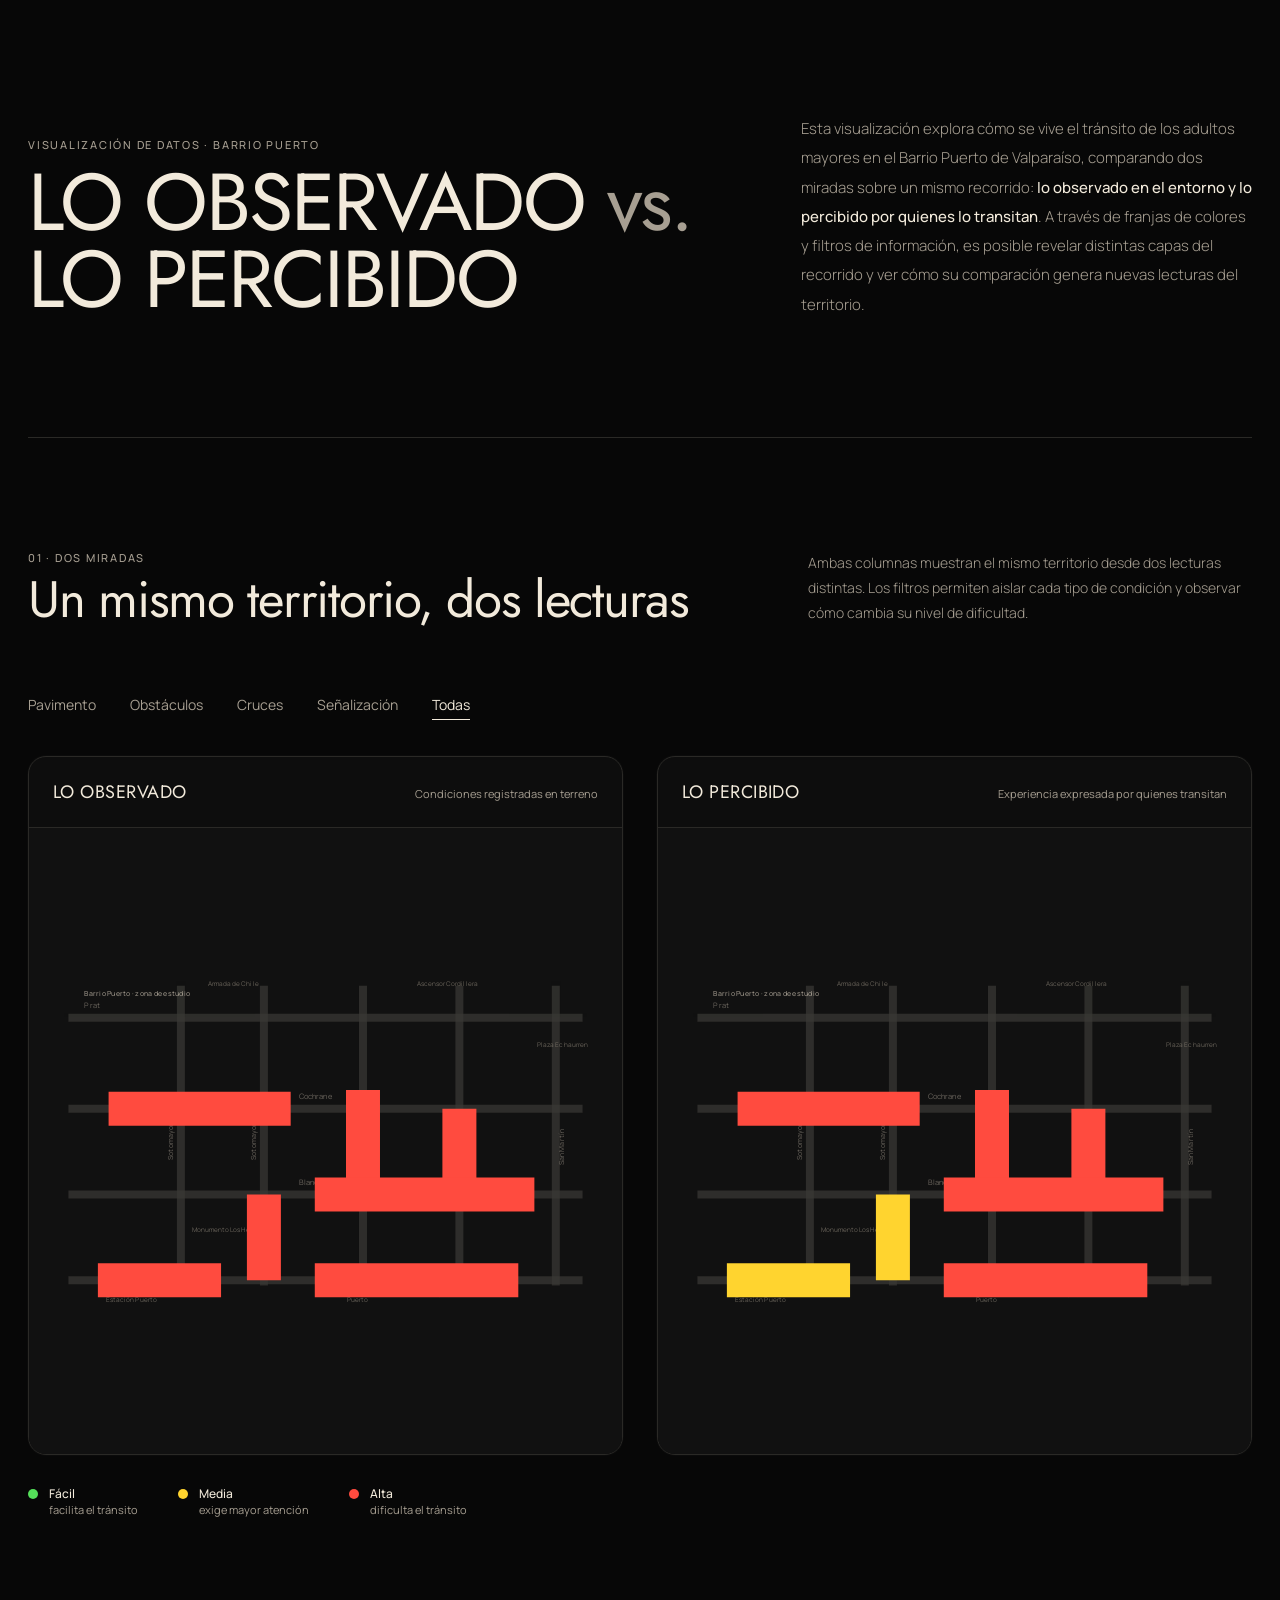
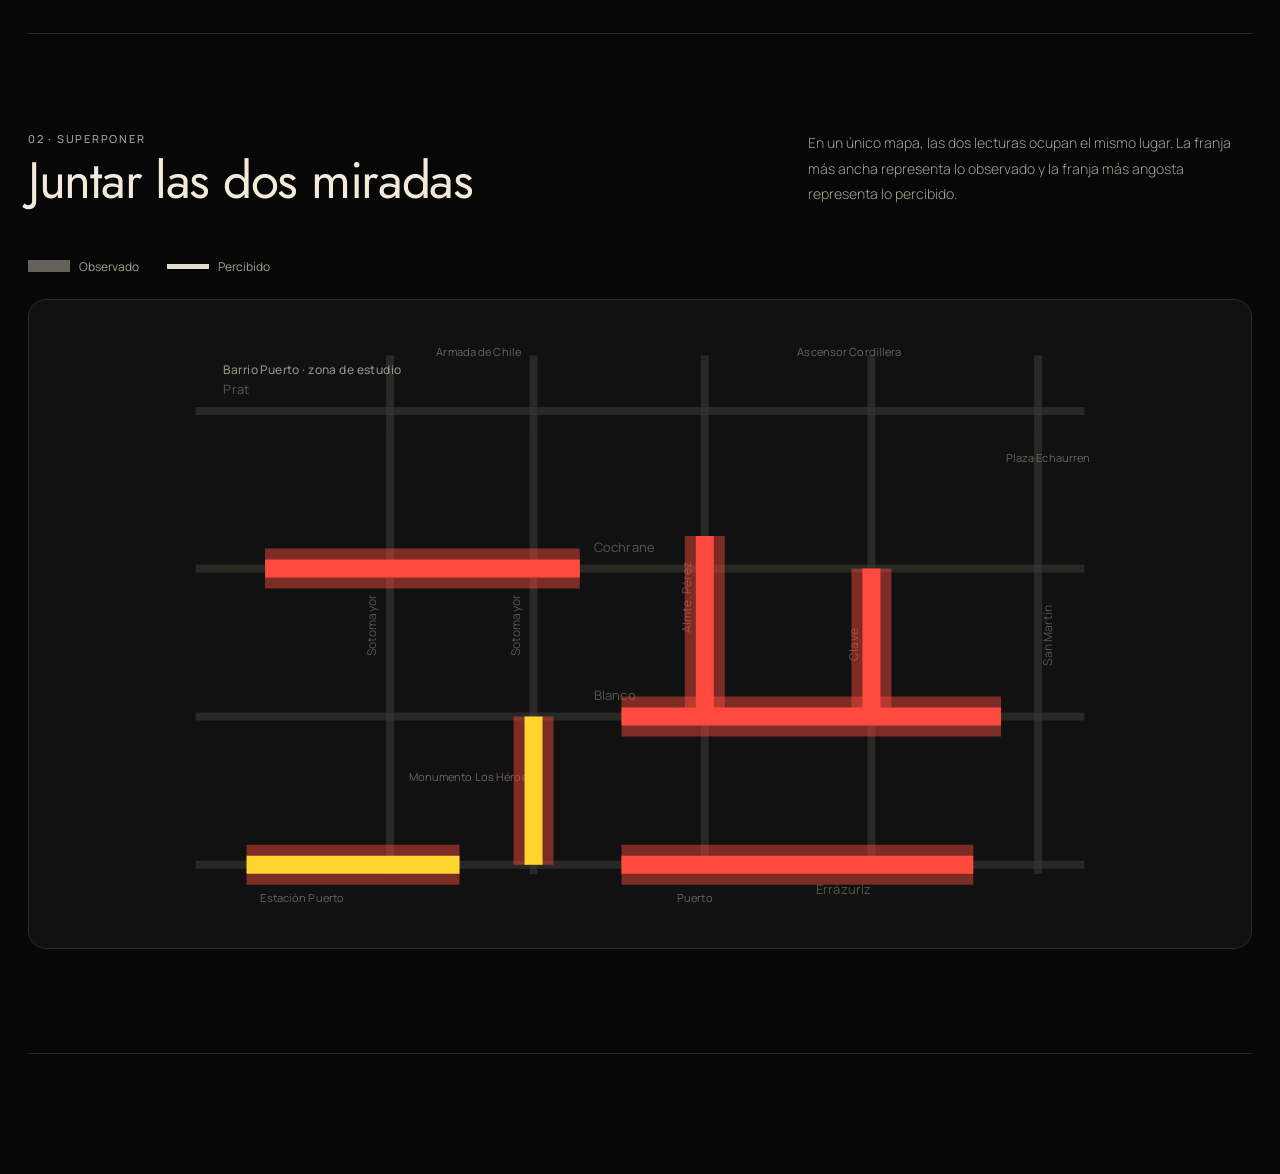
<file: visualizacion-observado-percibido/index.html>
<!doctype html>
<html lang="es">
<head>
  <meta charset="utf-8" />
  <meta name="viewport" content="width=device-width, initial-scale=1" />
  <title>Lo observado vs. lo percibido</title>
  <meta name="description" content="Visualización interactiva sobre accesibilidad del tránsito de adultos mayores en Barrio Puerto, Valparaíso." />
  <link rel="stylesheet" href="./style.css?v=20261117-3" />
</head>
<body>
  <main class="page-shell">
    <header class="hero">
      <div class="hero-left">
        <p class="eyebrow">Visualización de datos · Barrio Puerto</p>
        <h1 class="hero-title">
          <span class="title-line">LO OBSERVADO <span class="vs">vs.</span></span>
          <span class="title-line">LO PERCIBIDO</span>
        </h1>
      </div>

      <p class="intro">
        Esta visualización explora cómo se vive el tránsito de los adultos mayores en el Barrio Puerto de Valparaíso, comparando dos miradas sobre un mismo recorrido: <strong>lo observado en el entorno y lo percibido por quienes lo transitan</strong>. A través de franjas de colores y filtros de información, es posible revelar distintas capas del recorrido y ver cómo su comparación genera nuevas lecturas del territorio.
      </p>
    </header>

    <section class="section-block">
      <div class="section-heading">
        <div>
          <p class="section-kicker">01 · Dos miradas</p>
          <h2>Un mismo territorio, dos lecturas</h2>
        </div>
        <p class="section-copy">
          Ambas columnas muestran el mismo territorio desde dos lecturas distintas. Los filtros permiten aislar cada tipo de condición y observar cómo cambia su nivel de dificultad.
        </p>
      </div>

      <div class="filter-rail" aria-label="Filtros por categoría">
        <span class="filter-link" data-filter="pavimento" tabindex="0">Pavimento</span>
        <span class="filter-link" data-filter="obstaculos" tabindex="0">Obstáculos</span>
        <span class="filter-link" data-filter="cruces" tabindex="0">Cruces</span>
        <span class="filter-link" data-filter="senalizacion" tabindex="0">Señalización</span>
        <span class="filter-link is-active" data-filter="todos" tabindex="0">Todas</span>
      </div>

      <div class="comparison-grid">
        <article class="comparison-panel">
          <div class="panel-heading">
            <p>LO OBSERVADO</p>
            <span>Condiciones registradas en terreno</span>
          </div>
          <div class="viz-frame">
            <svg id="observedSvg" viewBox="0 0 1000 620" role="img" aria-label="Condiciones observadas"></svg>
          </div>
        </article>

        <article class="comparison-panel">
          <div class="panel-heading">
            <p>LO PERCIBIDO</p>
            <span>Experiencia expresada por quienes transitan</span>
          </div>
          <div class="viz-frame">
            <svg id="perceivedSvg" viewBox="0 0 1000 620" role="img" aria-label="Condiciones percibidas"></svg>
          </div>
        </article>
      </div>

      <div class="legend-inline" aria-label="Leyenda de dificultad">
        <div><span class="dot dot-green"></span><strong>Fácil</strong><small>facilita el tránsito</small></div>
        <div><span class="dot dot-yellow"></span><strong>Media</strong><small>exige mayor atención</small></div>
        <div><span class="dot dot-red"></span><strong>Alta</strong><small>dificulta el tránsito</small></div>
      </div>
    </section>
<section class="section-block overlay-section">
      <div class="section-heading">
        <div>
          <p class="section-kicker">02 · Superponer</p>
          <h2>Juntar las dos miradas</h2>
        </div>
        <p class="section-copy">
          En un único mapa, las dos lecturas ocupan el mismo lugar. La franja más ancha representa lo observado y la franja más angosta representa lo percibido.
        </p>
      </div>

      <div class="overlay-legend">
        <span><i class="overlay-swatch observed-swatch"></i>Observado</span>
        <span><i class="overlay-swatch perceived-swatch"></i>Percibido</span>
      </div>

      <div class="overlay-frame">
        <svg id="overlaySvg" viewBox="0 0 1040 700" aria-label="Superposición de lo observado y lo percibido"></svg>
      </div>
    </section>
  </main>

  <script src="./script.js?v=20261117-3"></script>
</body>
</html>
</file>
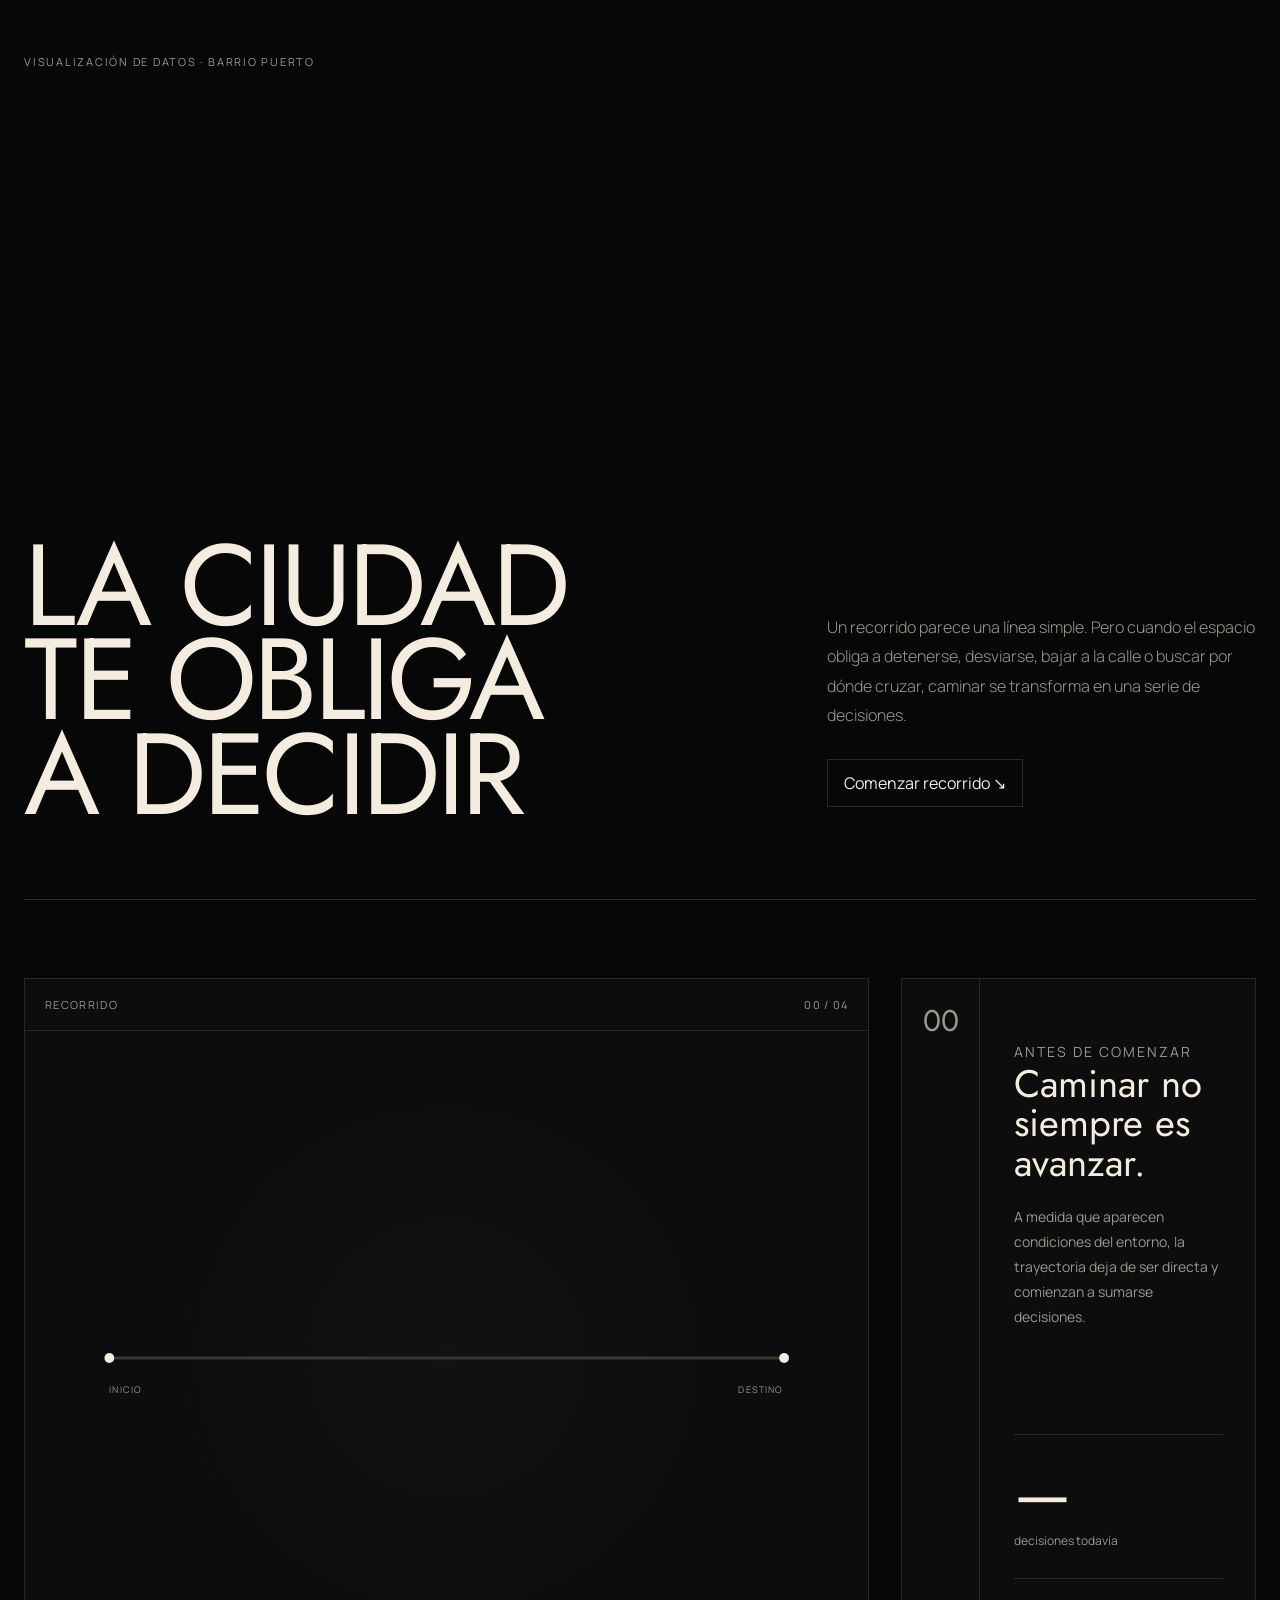
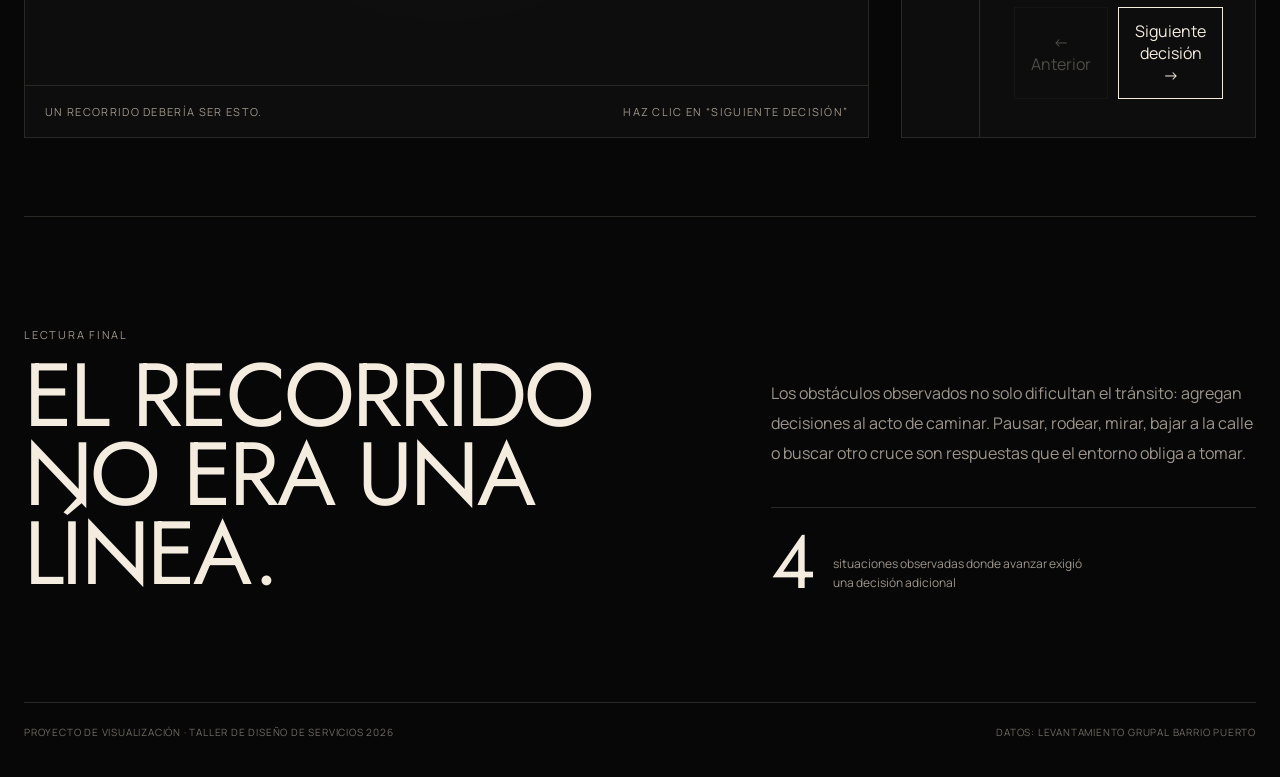
<file: visualizacion-observado-percibido/ciudad-decidir.html>
<!doctype html>
<html lang="es">
<head>
  <meta charset="utf-8" />
  <meta name="viewport" content="width=device-width, initial-scale=1" />
  <title>La ciudad te obliga a decidir</title>
  <meta name="description" content="Visualización interactiva sobre decisiones forzadas durante el desplazamiento peatonal en Barrio Puerto." />
  <link rel="stylesheet" href="../visualizacion-ciudad-decidir/style.css?v=2" />
</head>
<body>
  <main>
    <section class="hero">
      <p class="eyebrow">Visualización de datos · Barrio Puerto</p>
      <h1>LA CIUDAD<br>TE OBLIGA<br>A DECIDIR</h1>
      <div class="hero-copy">
        <p>
          Un recorrido parece una línea simple. Pero cuando el espacio obliga a detenerse, desviarse,
          bajar a la calle o buscar por dónde cruzar, caminar se transforma en una serie de decisiones.
        </p>
        <button id="startButton" class="start-button">Comenzar recorrido ↘</button>
      </div>
    </section>

    <section class="experience" id="experience">
      <div class="visual-stage">
        <div class="visual-topline">
          <span>RECORRIDO</span>
          <span id="stepCounter">00 / 04</span>
        </div>

        <svg id="journeySvg" viewBox="0 0 1200 680" role="img" aria-label="Recorrido interactivo con decisiones">
          <path id="idealPath" class="ideal-path" d="M120 340 H1080" />
          <g id="decisionLayer"></g>

          <circle cx="120" cy="340" r="7" class="endpoint"></circle>
          <circle cx="1080" cy="340" r="7" class="endpoint"></circle>

          <text x="120" y="390" class="endpoint-label">INICIO</text>
          <text x="1015" y="390" class="endpoint-label">DESTINO</text>
        </svg>

        <div class="visual-footer">
          <span id="routeMessage">Un recorrido debería ser esto.</span>
          <span class="hint">Haz clic en “siguiente decisión”</span>
        </div>
      </div>

      <aside class="story-panel">
        <div class="story-index" id="storyIndex">00</div>
        <div class="story-body">
          <p class="story-kicker" id="storyKicker">ANTES DE COMENZAR</p>
          <h2 id="storyTitle">Caminar no siempre es avanzar.</h2>
          <p id="storyText">
            A medida que aparecen condiciones del entorno, la trayectoria deja de ser directa y comienzan a sumarse decisiones.
          </p>

          <div class="data-block" id="dataBlock">
            <span class="data-value" id="dataValue">—</span>
            <span class="data-label" id="dataLabel">decisiones todavía</span>
          </div>

          <div class="story-actions">
            <button id="prevButton" class="nav-button" disabled>← Anterior</button>
            <button id="nextButton" class="nav-button primary">Siguiente decisión →</button>
          </div>
        </div>
      </aside>
    </section>

    <section class="summary">
      <div class="summary-heading">
        <p class="eyebrow">Lectura final</p>
        <h2>EL RECORRIDO<br>NO ERA UNA LÍNEA.</h2>
      </div>

      <div class="summary-copy">
        <p>
          Los obstáculos observados no solo dificultan el tránsito: agregan decisiones al acto de caminar.
          Pausar, rodear, mirar, bajar a la calle o buscar otro cruce son respuestas que el entorno obliga a tomar.
        </p>
        <div class="summary-stat">
          <strong id="totalDecisionCount">4</strong>
          <span>situaciones observadas donde avanzar exigió una decisión adicional</span>
        </div>
      </div>
    </section>

    <footer>
      <span>Proyecto de Visualización · Taller de Diseño de Servicios 2026</span>
      <span>Datos: levantamiento grupal Barrio Puerto</span>
    </footer>
  </main>

  <script src="../visualizacion-ciudad-decidir/script.js?v=2"></script>
</body>
</html>
</file>
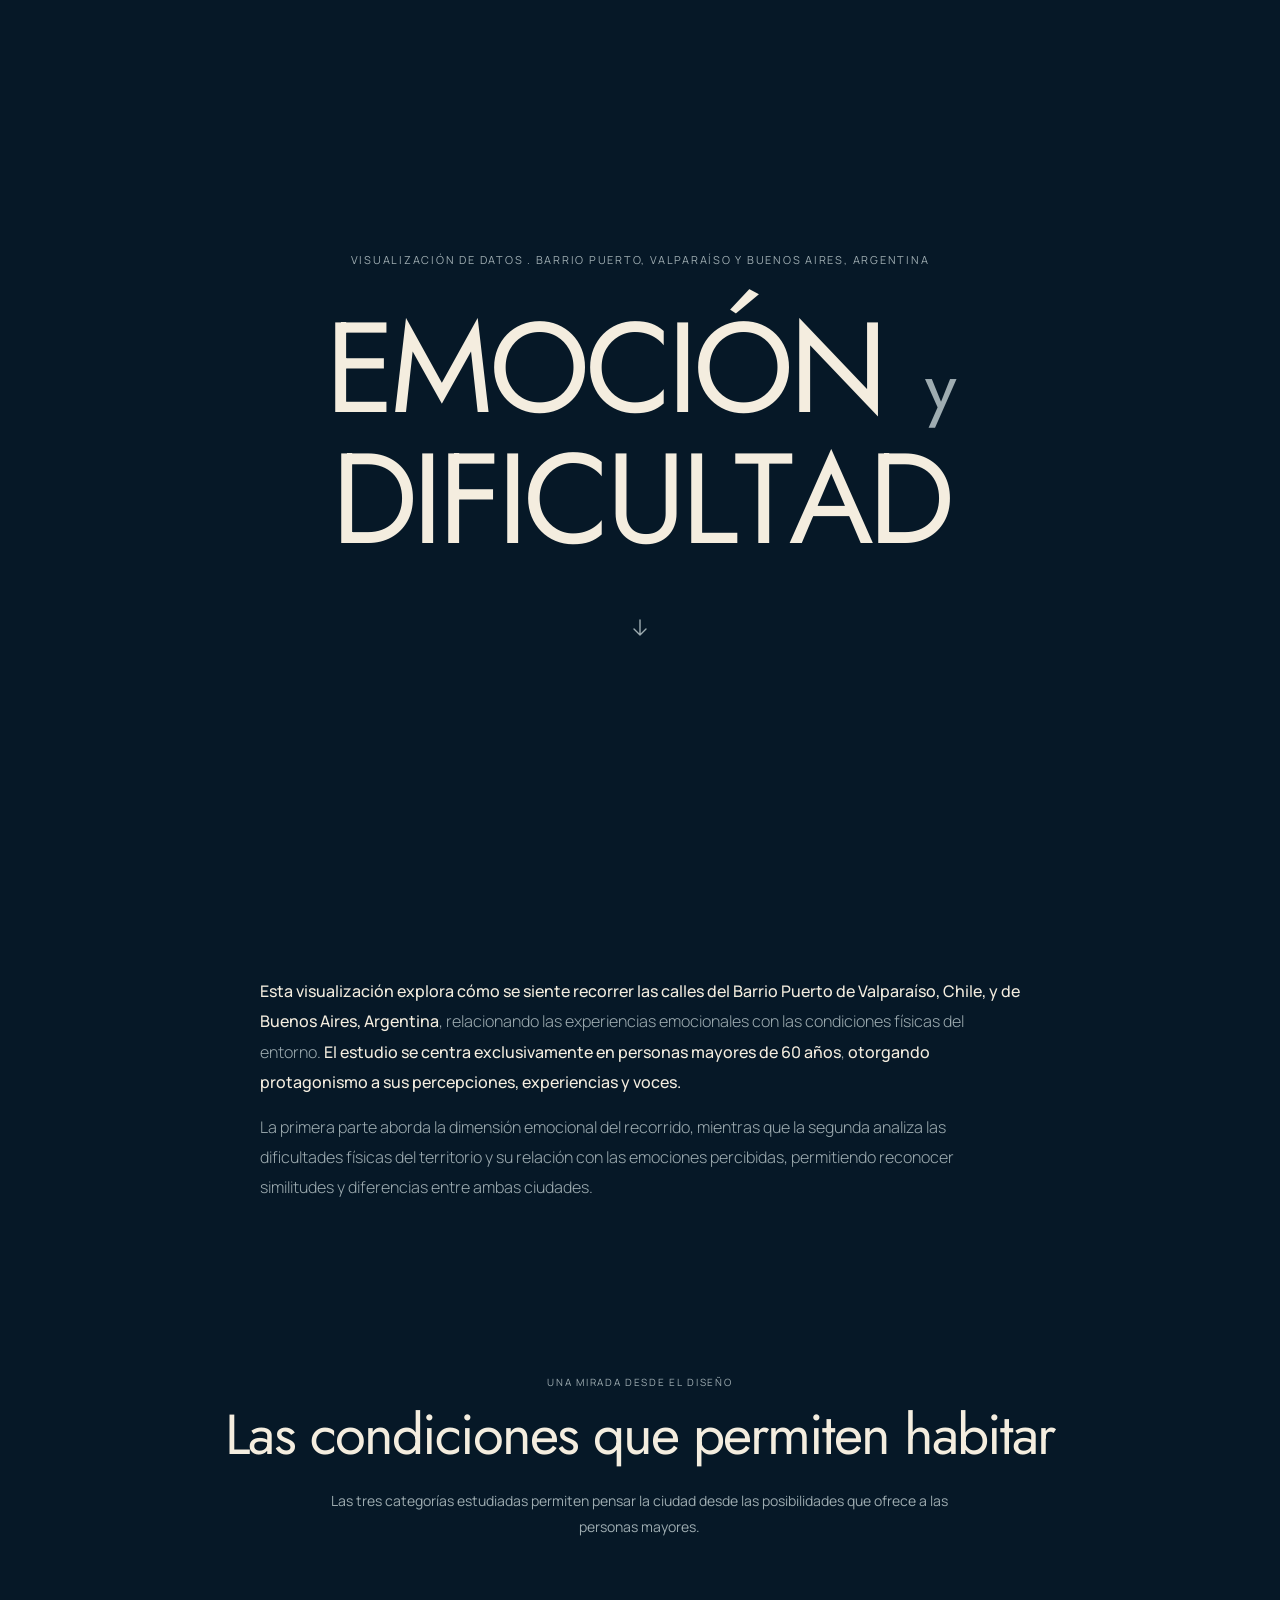
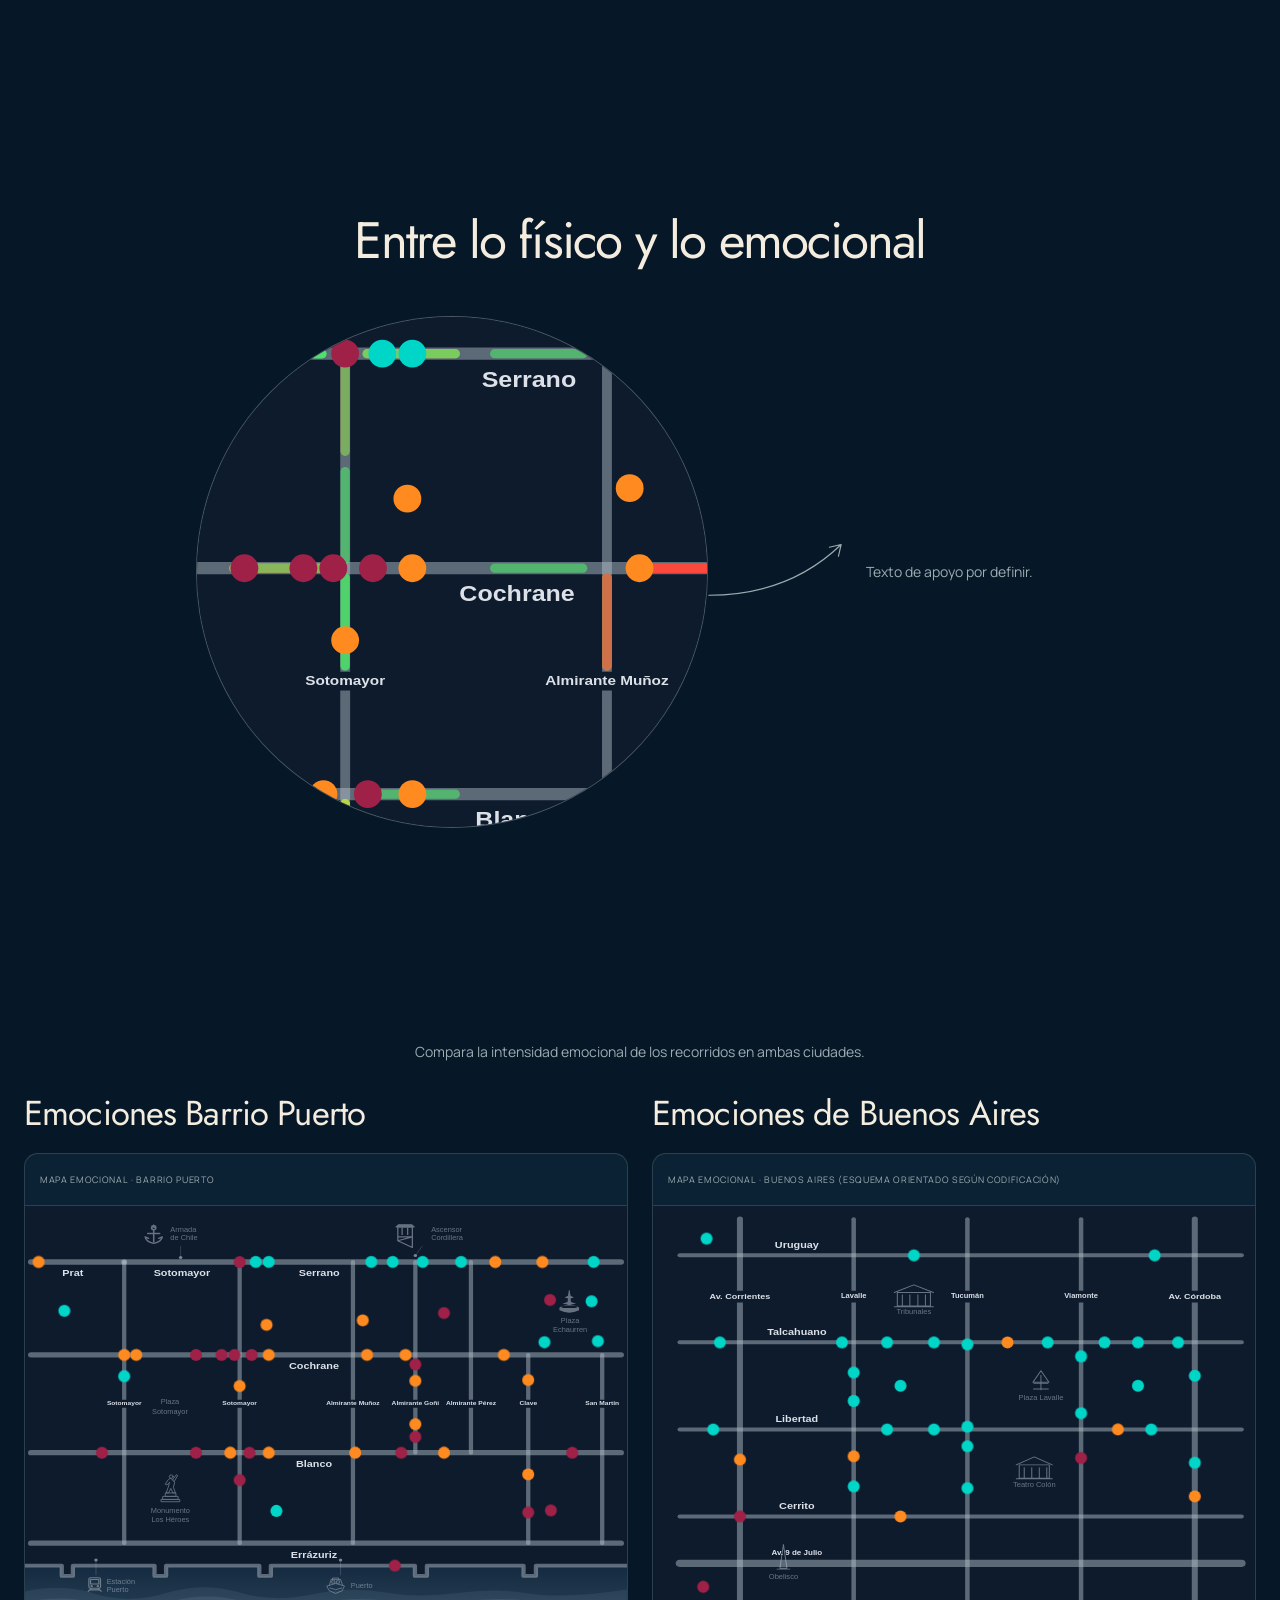
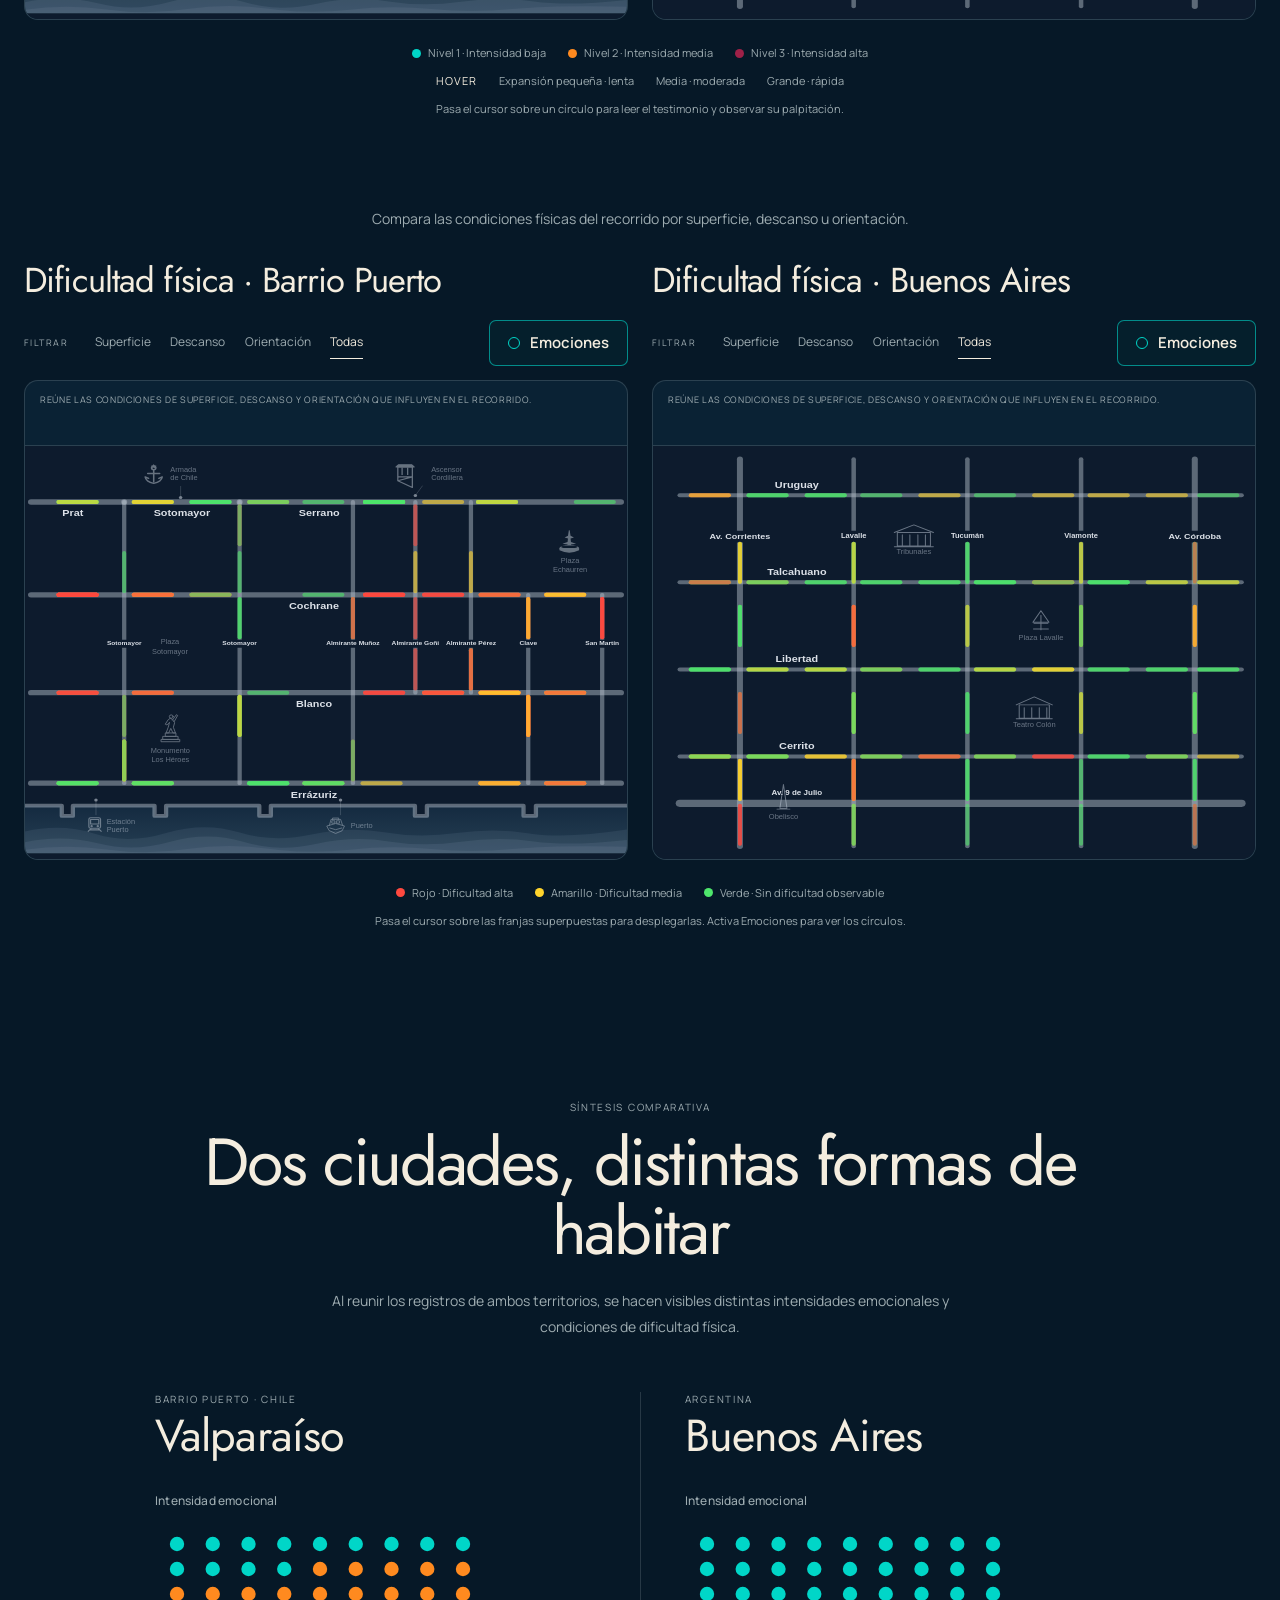
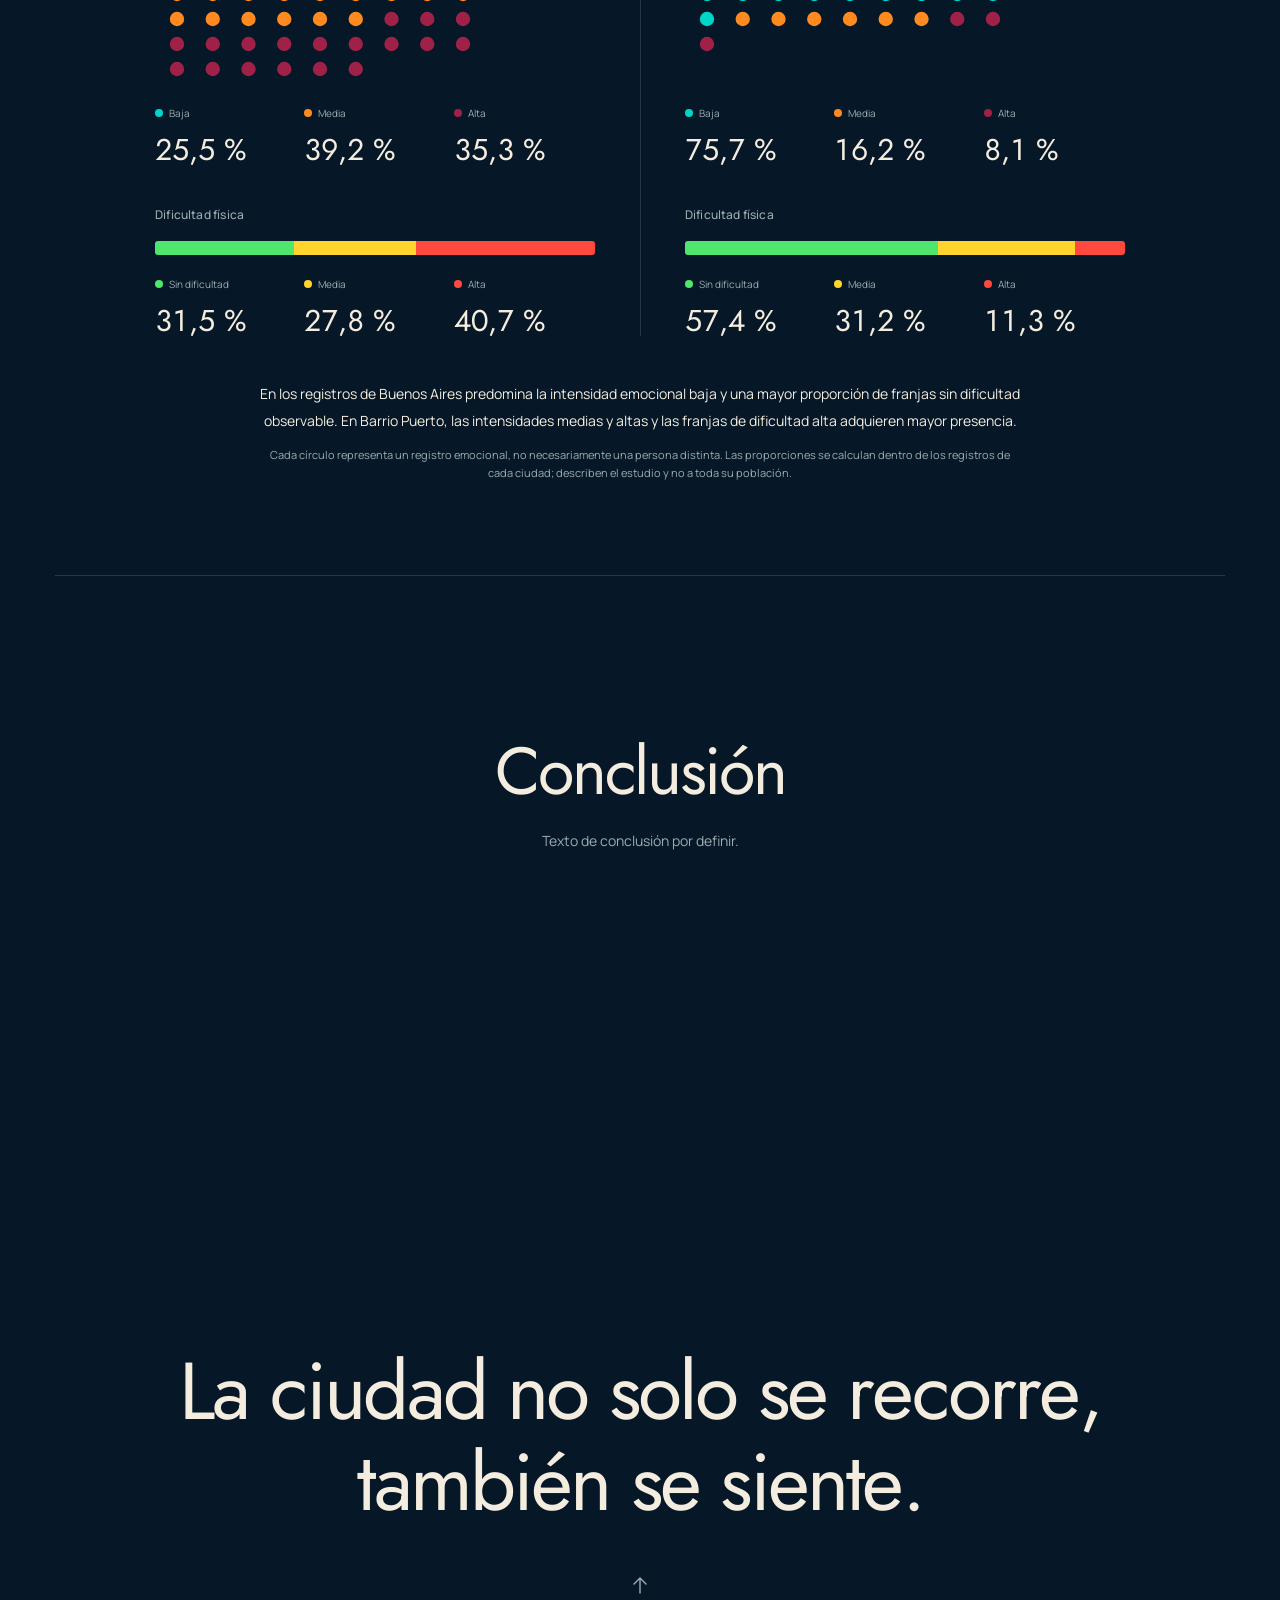
<file: visualizacion-observado-percibido/emocion-dificultad.html>
<!doctype html>
<html lang="es">
<head>
  <meta charset="utf-8" />
  <meta name="viewport" content="width=device-width, initial-scale=1" />
  <title>Emoción y dificultad</title>
  <meta name="description" content="Visualización interactiva de emocionalidad y dificultad física en Barrio Puerto de Valparaíso." />
  <link rel="stylesheet" href="../visualizacion-emocion-dificultad/style.css?v=final-correccion-05" />
</head>
<body>
  <header class="animated-cover" id="inicio" aria-labelledby="cover-title">
  <div class="cover-background" aria-hidden="true">
    <svg class="cover-paths cover-paths-1" viewBox="0 0 696 316" preserveAspectRatio="xMidYMid slice" fill="none" aria-hidden="true" focusable="false"><path d="M-380 -189C-380 -189 -312 216 152 343C616 470 684 875 684 875" pathLength="1" stroke="currentColor" stroke-width="0.50" stroke-opacity="0.10" style="--path-duration:20s;--path-delay:-0.00s"/>
<path d="M-375 -195C-375 -195 -307 210 147 337C611 464 679 869 679 869" pathLength="1" stroke="currentColor" stroke-width="0.53" stroke-opacity="0.13" style="--path-duration:27s;--path-delay:-0.71s"/>
<path d="M-370 -201C-370 -201 -302 204 142 331C606 458 674 863 674 863" pathLength="1" stroke="currentColor" stroke-width="0.56" stroke-opacity="0.16" style="--path-duration:23s;--path-delay:-1.42s"/>
<path d="M-365 -207C-365 -207 -297 198 137 325C601 452 669 857 669 857" pathLength="1" stroke="currentColor" stroke-width="0.59" stroke-opacity="0.19" style="--path-duration:30s;--path-delay:-2.13s"/>
<path d="M-360 -213C-360 -213 -292 192 132 319C596 446 664 851 664 851" pathLength="1" stroke="currentColor" stroke-width="0.62" stroke-opacity="0.22" style="--path-duration:26s;--path-delay:-2.84s"/>
<path d="M-355 -219C-355 -219 -287 186 127 313C591 440 659 845 659 845" pathLength="1" stroke="currentColor" stroke-width="0.65" stroke-opacity="0.25" style="--path-duration:22s;--path-delay:-3.55s"/>
<path d="M-350 -225C-350 -225 -282 180 122 307C586 434 654 839 654 839" pathLength="1" stroke="currentColor" stroke-width="0.68" stroke-opacity="0.28" style="--path-duration:29s;--path-delay:-4.26s"/>
<path d="M-345 -231C-345 -231 -277 174 117 301C581 428 649 833 649 833" pathLength="1" stroke="currentColor" stroke-width="0.71" stroke-opacity="0.31" style="--path-duration:25s;--path-delay:-4.97s"/>
<path d="M-340 -237C-340 -237 -272 168 112 295C576 422 644 827 644 827" pathLength="1" stroke="currentColor" stroke-width="0.74" stroke-opacity="0.34" style="--path-duration:21s;--path-delay:-5.68s"/>
<path d="M-335 -243C-335 -243 -267 162 107 289C571 416 639 821 639 821" pathLength="1" stroke="currentColor" stroke-width="0.77" stroke-opacity="0.37" style="--path-duration:28s;--path-delay:-6.39s"/>
<path d="M-330 -249C-330 -249 -262 156 102 283C566 410 634 815 634 815" pathLength="1" stroke="currentColor" stroke-width="0.80" stroke-opacity="0.40" style="--path-duration:24s;--path-delay:-7.10s"/>
<path d="M-325 -255C-325 -255 -257 150 97 277C561 404 629 809 629 809" pathLength="1" stroke="currentColor" stroke-width="0.83" stroke-opacity="0.43" style="--path-duration:20s;--path-delay:-7.81s"/>
<path d="M-320 -261C-320 -261 -252 144 92 271C556 398 624 803 624 803" pathLength="1" stroke="currentColor" stroke-width="0.86" stroke-opacity="0.46" style="--path-duration:27s;--path-delay:-8.52s"/>
<path d="M-315 -267C-315 -267 -247 138 87 265C551 392 619 797 619 797" pathLength="1" stroke="currentColor" stroke-width="0.89" stroke-opacity="0.49" style="--path-duration:23s;--path-delay:-9.23s"/>
<path d="M-310 -273C-310 -273 -242 132 82 259C546 386 614 791 614 791" pathLength="1" stroke="currentColor" stroke-width="0.92" stroke-opacity="0.52" style="--path-duration:30s;--path-delay:-9.94s"/>
<path d="M-305 -279C-305 -279 -237 126 77 253C541 380 609 785 609 785" pathLength="1" stroke="currentColor" stroke-width="0.95" stroke-opacity="0.55" style="--path-duration:26s;--path-delay:-10.65s"/>
<path d="M-300 -285C-300 -285 -232 120 72 247C536 374 604 779 604 779" pathLength="1" stroke="currentColor" stroke-width="0.98" stroke-opacity="0.58" style="--path-duration:22s;--path-delay:-11.36s"/>
<path d="M-295 -291C-295 -291 -227 114 67 241C531 368 599 773 599 773" pathLength="1" stroke="currentColor" stroke-width="1.01" stroke-opacity="0.61" style="--path-duration:29s;--path-delay:-12.07s"/>
<path d="M-290 -297C-290 -297 -222 108 62 235C526 362 594 767 594 767" pathLength="1" stroke="currentColor" stroke-width="1.04" stroke-opacity="0.64" style="--path-duration:25s;--path-delay:-12.78s"/>
<path d="M-285 -303C-285 -303 -217 102 57 229C521 356 589 761 589 761" pathLength="1" stroke="currentColor" stroke-width="1.07" stroke-opacity="0.67" style="--path-duration:21s;--path-delay:-13.49s"/>
<path d="M-280 -309C-280 -309 -212 96 52 223C516 350 584 755 584 755" pathLength="1" stroke="currentColor" stroke-width="1.10" stroke-opacity="0.70" style="--path-duration:28s;--path-delay:-14.20s"/>
<path d="M-275 -315C-275 -315 -207 90 47 217C511 344 579 749 579 749" pathLength="1" stroke="currentColor" stroke-width="1.13" stroke-opacity="0.73" style="--path-duration:24s;--path-delay:-14.91s"/>
<path d="M-270 -321C-270 -321 -202 84 42 211C506 338 574 743 574 743" pathLength="1" stroke="currentColor" stroke-width="1.16" stroke-opacity="0.76" style="--path-duration:20s;--path-delay:-15.62s"/>
<path d="M-265 -327C-265 -327 -197 78 37 205C501 332 569 737 569 737" pathLength="1" stroke="currentColor" stroke-width="1.19" stroke-opacity="0.79" style="--path-duration:27s;--path-delay:-16.33s"/>
<path d="M-260 -333C-260 -333 -192 72 32 199C496 326 564 731 564 731" pathLength="1" stroke="currentColor" stroke-width="1.22" stroke-opacity="0.82" style="--path-duration:23s;--path-delay:-17.04s"/>
<path d="M-255 -339C-255 -339 -187 66 27 193C491 320 559 725 559 725" pathLength="1" stroke="currentColor" stroke-width="1.25" stroke-opacity="0.85" style="--path-duration:30s;--path-delay:-17.75s"/>
<path d="M-250 -345C-250 -345 -182 60 22 187C486 314 554 719 554 719" pathLength="1" stroke="currentColor" stroke-width="1.28" stroke-opacity="0.88" style="--path-duration:26s;--path-delay:-18.46s"/>
<path d="M-245 -351C-245 -351 -177 54 17 181C481 308 549 713 549 713" pathLength="1" stroke="currentColor" stroke-width="1.31" stroke-opacity="0.91" style="--path-duration:22s;--path-delay:-19.17s"/>
<path d="M-240 -357C-240 -357 -172 48 12 175C476 302 544 707 544 707" pathLength="1" stroke="currentColor" stroke-width="1.34" stroke-opacity="0.92" style="--path-duration:29s;--path-delay:-19.88s"/>
<path d="M-235 -363C-235 -363 -167 42 7 169C471 296 539 701 539 701" pathLength="1" stroke="currentColor" stroke-width="1.37" stroke-opacity="0.92" style="--path-duration:25s;--path-delay:-20.59s"/>
<path d="M-230 -369C-230 -369 -162 36 2 163C466 290 534 695 534 695" pathLength="1" stroke="currentColor" stroke-width="1.40" stroke-opacity="0.92" style="--path-duration:21s;--path-delay:-21.30s"/>
<path d="M-225 -375C-225 -375 -157 30 -3 157C461 284 529 689 529 689" pathLength="1" stroke="currentColor" stroke-width="1.43" stroke-opacity="0.92" style="--path-duration:28s;--path-delay:-22.01s"/>
<path d="M-220 -381C-220 -381 -152 24 -8 151C456 278 524 683 524 683" pathLength="1" stroke="currentColor" stroke-width="1.46" stroke-opacity="0.92" style="--path-duration:24s;--path-delay:-22.72s"/>
<path d="M-215 -387C-215 -387 -147 18 -13 145C451 272 519 677 519 677" pathLength="1" stroke="currentColor" stroke-width="1.49" stroke-opacity="0.92" style="--path-duration:20s;--path-delay:-23.43s"/>
<path d="M-210 -393C-210 -393 -142 12 -18 139C446 266 514 671 514 671" pathLength="1" stroke="currentColor" stroke-width="1.52" stroke-opacity="0.92" style="--path-duration:27s;--path-delay:-24.14s"/>
<path d="M-205 -399C-205 -399 -137 6 -23 133C441 260 509 665 509 665" pathLength="1" stroke="currentColor" stroke-width="1.55" stroke-opacity="0.92" style="--path-duration:23s;--path-delay:-24.85s"/></svg>
<svg class="cover-paths cover-paths-2" viewBox="0 0 696 316" preserveAspectRatio="xMidYMid slice" fill="none" aria-hidden="true" focusable="false"><path d="M-380 -189C-380 -189 -312 216 152 343C616 470 684 875 684 875" pathLength="1" stroke="currentColor" stroke-width="0.50" stroke-opacity="0.10" style="--path-duration:23s;--path-delay:-3.00s"/>
<path d="M-385 -195C-385 -195 -317 210 157 337C621 464 689 869 689 869" pathLength="1" stroke="currentColor" stroke-width="0.53" stroke-opacity="0.13" style="--path-duration:30s;--path-delay:-3.71s"/>
<path d="M-390 -201C-390 -201 -322 204 162 331C626 458 694 863 694 863" pathLength="1" stroke="currentColor" stroke-width="0.56" stroke-opacity="0.16" style="--path-duration:26s;--path-delay:-4.42s"/>
<path d="M-395 -207C-395 -207 -327 198 167 325C631 452 699 857 699 857" pathLength="1" stroke="currentColor" stroke-width="0.59" stroke-opacity="0.19" style="--path-duration:22s;--path-delay:-5.13s"/>
<path d="M-400 -213C-400 -213 -332 192 172 319C636 446 704 851 704 851" pathLength="1" stroke="currentColor" stroke-width="0.62" stroke-opacity="0.22" style="--path-duration:29s;--path-delay:-5.84s"/>
<path d="M-405 -219C-405 -219 -337 186 177 313C641 440 709 845 709 845" pathLength="1" stroke="currentColor" stroke-width="0.65" stroke-opacity="0.25" style="--path-duration:25s;--path-delay:-6.55s"/>
<path d="M-410 -225C-410 -225 -342 180 182 307C646 434 714 839 714 839" pathLength="1" stroke="currentColor" stroke-width="0.68" stroke-opacity="0.28" style="--path-duration:21s;--path-delay:-7.26s"/>
<path d="M-415 -231C-415 -231 -347 174 187 301C651 428 719 833 719 833" pathLength="1" stroke="currentColor" stroke-width="0.71" stroke-opacity="0.31" style="--path-duration:28s;--path-delay:-7.97s"/>
<path d="M-420 -237C-420 -237 -352 168 192 295C656 422 724 827 724 827" pathLength="1" stroke="currentColor" stroke-width="0.74" stroke-opacity="0.34" style="--path-duration:24s;--path-delay:-8.68s"/>
<path d="M-425 -243C-425 -243 -357 162 197 289C661 416 729 821 729 821" pathLength="1" stroke="currentColor" stroke-width="0.77" stroke-opacity="0.37" style="--path-duration:20s;--path-delay:-9.39s"/>
<path d="M-430 -249C-430 -249 -362 156 202 283C666 410 734 815 734 815" pathLength="1" stroke="currentColor" stroke-width="0.80" stroke-opacity="0.40" style="--path-duration:27s;--path-delay:-10.10s"/>
<path d="M-435 -255C-435 -255 -367 150 207 277C671 404 739 809 739 809" pathLength="1" stroke="currentColor" stroke-width="0.83" stroke-opacity="0.43" style="--path-duration:23s;--path-delay:-10.81s"/>
<path d="M-440 -261C-440 -261 -372 144 212 271C676 398 744 803 744 803" pathLength="1" stroke="currentColor" stroke-width="0.86" stroke-opacity="0.46" style="--path-duration:30s;--path-delay:-11.52s"/>
<path d="M-445 -267C-445 -267 -377 138 217 265C681 392 749 797 749 797" pathLength="1" stroke="currentColor" stroke-width="0.89" stroke-opacity="0.49" style="--path-duration:26s;--path-delay:-12.23s"/>
<path d="M-450 -273C-450 -273 -382 132 222 259C686 386 754 791 754 791" pathLength="1" stroke="currentColor" stroke-width="0.92" stroke-opacity="0.52" style="--path-duration:22s;--path-delay:-12.94s"/>
<path d="M-455 -279C-455 -279 -387 126 227 253C691 380 759 785 759 785" pathLength="1" stroke="currentColor" stroke-width="0.95" stroke-opacity="0.55" style="--path-duration:29s;--path-delay:-13.65s"/>
<path d="M-460 -285C-460 -285 -392 120 232 247C696 374 764 779 764 779" pathLength="1" stroke="currentColor" stroke-width="0.98" stroke-opacity="0.58" style="--path-duration:25s;--path-delay:-14.36s"/>
<path d="M-465 -291C-465 -291 -397 114 237 241C701 368 769 773 769 773" pathLength="1" stroke="currentColor" stroke-width="1.01" stroke-opacity="0.61" style="--path-duration:21s;--path-delay:-15.07s"/>
<path d="M-470 -297C-470 -297 -402 108 242 235C706 362 774 767 774 767" pathLength="1" stroke="currentColor" stroke-width="1.04" stroke-opacity="0.64" style="--path-duration:28s;--path-delay:-15.78s"/>
<path d="M-475 -303C-475 -303 -407 102 247 229C711 356 779 761 779 761" pathLength="1" stroke="currentColor" stroke-width="1.07" stroke-opacity="0.67" style="--path-duration:24s;--path-delay:-16.49s"/>
<path d="M-480 -309C-480 -309 -412 96 252 223C716 350 784 755 784 755" pathLength="1" stroke="currentColor" stroke-width="1.10" stroke-opacity="0.70" style="--path-duration:20s;--path-delay:-17.20s"/>
<path d="M-485 -315C-485 -315 -417 90 257 217C721 344 789 749 789 749" pathLength="1" stroke="currentColor" stroke-width="1.13" stroke-opacity="0.73" style="--path-duration:27s;--path-delay:-17.91s"/>
<path d="M-490 -321C-490 -321 -422 84 262 211C726 338 794 743 794 743" pathLength="1" stroke="currentColor" stroke-width="1.16" stroke-opacity="0.76" style="--path-duration:23s;--path-delay:-18.62s"/>
<path d="M-495 -327C-495 -327 -427 78 267 205C731 332 799 737 799 737" pathLength="1" stroke="currentColor" stroke-width="1.19" stroke-opacity="0.79" style="--path-duration:30s;--path-delay:-19.33s"/>
<path d="M-500 -333C-500 -333 -432 72 272 199C736 326 804 731 804 731" pathLength="1" stroke="currentColor" stroke-width="1.22" stroke-opacity="0.82" style="--path-duration:26s;--path-delay:-20.04s"/>
<path d="M-505 -339C-505 -339 -437 66 277 193C741 320 809 725 809 725" pathLength="1" stroke="currentColor" stroke-width="1.25" stroke-opacity="0.85" style="--path-duration:22s;--path-delay:-20.75s"/>
<path d="M-510 -345C-510 -345 -442 60 282 187C746 314 814 719 814 719" pathLength="1" stroke="currentColor" stroke-width="1.28" stroke-opacity="0.88" style="--path-duration:29s;--path-delay:-21.46s"/>
<path d="M-515 -351C-515 -351 -447 54 287 181C751 308 819 713 819 713" pathLength="1" stroke="currentColor" stroke-width="1.31" stroke-opacity="0.91" style="--path-duration:25s;--path-delay:-22.17s"/>
<path d="M-520 -357C-520 -357 -452 48 292 175C756 302 824 707 824 707" pathLength="1" stroke="currentColor" stroke-width="1.34" stroke-opacity="0.92" style="--path-duration:21s;--path-delay:-22.88s"/>
<path d="M-525 -363C-525 -363 -457 42 297 169C761 296 829 701 829 701" pathLength="1" stroke="currentColor" stroke-width="1.37" stroke-opacity="0.92" style="--path-duration:28s;--path-delay:-23.59s"/>
<path d="M-530 -369C-530 -369 -462 36 302 163C766 290 834 695 834 695" pathLength="1" stroke="currentColor" stroke-width="1.40" stroke-opacity="0.92" style="--path-duration:24s;--path-delay:-24.30s"/>
<path d="M-535 -375C-535 -375 -467 30 307 157C771 284 839 689 839 689" pathLength="1" stroke="currentColor" stroke-width="1.43" stroke-opacity="0.92" style="--path-duration:20s;--path-delay:-25.01s"/>
<path d="M-540 -381C-540 -381 -472 24 312 151C776 278 844 683 844 683" pathLength="1" stroke="currentColor" stroke-width="1.46" stroke-opacity="0.92" style="--path-duration:27s;--path-delay:-25.72s"/>
<path d="M-545 -387C-545 -387 -477 18 317 145C781 272 849 677 849 677" pathLength="1" stroke="currentColor" stroke-width="1.49" stroke-opacity="0.92" style="--path-duration:23s;--path-delay:-26.43s"/>
<path d="M-550 -393C-550 -393 -482 12 322 139C786 266 854 671 854 671" pathLength="1" stroke="currentColor" stroke-width="1.52" stroke-opacity="0.92" style="--path-duration:30s;--path-delay:-27.14s"/>
<path d="M-555 -399C-555 -399 -487 6 327 133C791 260 859 665 859 665" pathLength="1" stroke="currentColor" stroke-width="1.55" stroke-opacity="0.92" style="--path-duration:26s;--path-delay:-27.85s"/></svg>
  </div>
  <div class="cover-content">
    <p class="eyebrow">Visualización de datos . Barrio Puerto, Valparaíso y Buenos Aires, Argentina</p>
    <h1 class="cover-title" id="cover-title" aria-label="EMOCIÓN y DIFICULTAD"><span class="cover-line" aria-hidden="true"><span class="cover-word"><span class="cover-letter" style="--letter-delay:0.120s">E</span><span class="cover-letter" style="--letter-delay:0.165s">M</span><span class="cover-letter" style="--letter-delay:0.210s">O</span><span class="cover-letter" style="--letter-delay:0.255s">C</span><span class="cover-letter" style="--letter-delay:0.300s">I</span><span class="cover-letter" style="--letter-delay:0.345s">Ó</span><span class="cover-letter" style="--letter-delay:0.390s">N</span></span> <span class="cover-word cover-versus"><span class="cover-letter" style="--letter-delay:0.435s">y</span></span></span><span class="cover-line" aria-hidden="true"><span class="cover-word"><span class="cover-letter" style="--letter-delay:0.570s">D</span><span class="cover-letter" style="--letter-delay:0.615s">I</span><span class="cover-letter" style="--letter-delay:0.660s">F</span><span class="cover-letter" style="--letter-delay:0.705s">I</span><span class="cover-letter" style="--letter-delay:0.750s">C</span><span class="cover-letter" style="--letter-delay:0.795s">U</span><span class="cover-letter" style="--letter-delay:0.840s">L</span><span class="cover-letter" style="--letter-delay:0.885s">T</span><span class="cover-letter" style="--letter-delay:0.930s">A</span><span class="cover-letter" style="--letter-delay:0.975s">D</span></span></span></h1>
    <a class="cover-scroll-arrow" href="#introduccion" aria-label="Desplazarse a la introducción"><svg viewBox="0 0 24 24" width="24" height="24" fill="none" aria-hidden="true" focusable="false"><path d="M12 4v15m-6-6 6 6 6-6" stroke="currentColor" stroke-width="1.4" stroke-linecap="round" stroke-linejoin="round"/></svg></a>
  </div>
</header>
  <main class="page-shell">
    <section class="project-intro" id="introduccion" aria-label="Introducción a la visualización">
      <div class="intro">
        <p><strong>Esta visualización explora cómo se siente recorrer las calles del Barrio Puerto de Valparaíso, Chile, y de Buenos Aires, Argentina</strong>, relacionando las experiencias emocionales con las condiciones físicas del entorno. <strong>El estudio se centra exclusivamente en personas mayores de 60 años</strong>, <strong>otorgando protagonismo a sus percepciones, experiencias y voces.</strong></p>
        <p>La primera parte aborda la dimensión emocional del recorrido, mientras que la segunda analiza las dificultades físicas del territorio y su relación con las emociones percibidas, permitiendo reconocer similitudes y diferencias entre ambas ciudades.</p>
      </div>
    </section>

    <div class="conditions-detail-wrap" id="habitar"><section class="closing-section closing-conditions" id="condiciones-detalle" aria-labelledby="conditions-title">
        <div class="conditions-scroll-panel">
        <header class="closing-heading conditions-heading" data-closing-reveal>
          <p class="closing-overline">Una mirada desde el diseño</p>
          <h2 id="conditions-title">Las condiciones que permiten habitar</h2>
          <p>Las tres categorías estudiadas permiten pensar la ciudad desde las posibilidades que ofrece a las personas mayores.</p>
        </header>
        <div class="closing-triptych"><article class="closing-condition"><div class="closing-icon"><svg viewBox="0 0 144 100" aria-hidden="true" fill="none" stroke="currentColor" stroke-width="1.7" stroke-linecap="round" stroke-linejoin="round"><path d="M12 77h120M12 87h120M28 77v10m36-10v10m36-10v10"/><circle cx="70" cy="19" r="7"/><path d="m70 27-8 22 17 14 9 14M62 49 49 77M65 32l-15 15-14 1m32-16 14 12 13-5"/></svg></div><p class="closing-overline">Superficie</p><h3>Recorrer</h3><p>Desplazarse con seguridad y autonomía, sin que el estado del suelo limite el recorrido.</p></article>
<article class="closing-condition"><div class="closing-icon"><svg viewBox="0 0 144 100" aria-hidden="true" fill="none" stroke="currentColor" stroke-width="1.7" stroke-linecap="round" stroke-linejoin="round"><path d="M25 40h94v25H25zM25 65 16 76h112l-9-11M16 76v8h112v-8M29 84v12m86-12v12M35 40V29m74 11V29M25 52h94M12 96h120"/></svg></div><p class="closing-overline">Descanso</p><h3>Permanecer</h3><p>Contar con espacios para detenerse, recuperar energía y permanecer en la ciudad.</p></article>
<article class="closing-condition"><div class="closing-icon"><svg viewBox="0 0 144 100" aria-hidden="true" fill="none" stroke="currentColor" stroke-width="1.7" stroke-linecap="round" stroke-linejoin="round"><path d="M69 9v82m7-82v82M76 19h31l12 11-12 11H76M69 48H36L24 59l12 11h33M55 91h35"/></svg></div><p class="closing-overline">Orientación</p><h3>Reconocer</h3><p>Comprender los cruces y las referencias del entorno para desplazarse con confianza.</p></article></div>
        <p class="closing-statement">Habitar la ciudad implica mucho más que poder desplazarse por ella.</p>
        </div>
      </section></div>

    <section class="conditions-overview" id="encuentro" aria-labelledby="preview-title" data-closing-reveal>
      <header class="closing-heading overview-heading">
        <h2 id="preview-title">Entre lo físico y lo emocional</h2>
      </header>
      <figure class="conditions-preview">
        <div class="preview-lens"><svg id="previewLensMap" class="preview-lens-map" viewBox="300 80 440 440" role="img" aria-label="Recorte vectorial del mapa de Cochrane con las capas reales de dificultad física y emociones"></svg></div>
        <svg class="preview-arrow" viewBox="0 0 160 92" fill="none" aria-hidden="true"><path d="M2 72Q90 72 148 16M135 19L148 16 145 29" stroke="currentColor" stroke-width="1.25" stroke-linecap="round" stroke-linejoin="round"/></svg>
        <figcaption class="preview-annotation">
          <!-- Reemplazar por el texto definitivo de la anotación. -->
          <p class="preview-annotation-text">Texto de apoyo por definir.</p>
        </figcaption>
      </figure>
    </section>

    <section class="comparison-section comparison-emotions" aria-label="Comparación de emociones">
      <p class="comparison-instruction">Compara la intensidad emocional de los recorridos en ambas ciudades.</p>
      <div class="comparison-grid">
        <section class="screen" id="emocionalidad">
      <div class="section-heading"><h2>Emociones Barrio Puerto</h2></div>

      <div class="map-shell">
        <div class="map-topline">
          <span>Mapa emocional · Barrio Puerto</span>
          
        </div>

        <div class="map-stage" id="emotionStage">
          <svg id="emotionMap" viewBox="0 0 1200 824" role="img" aria-label="Mapa emocional detallado del Barrio Puerto"></svg>

          <div class="emotion-tooltip" id="emotionTooltip" role="status" aria-live="polite">
            <div class="point-location"></div>
            <div class="point-heading"><span class="tooltip-dot"></span><strong class="point-title"></strong></div>
            <div class="point-meta"></div>
            <div class="point-comment"></div>
            <div class="point-note"></div>
          </div>
        </div>

        
      </div>
      
    </section>
        <section class="screen" id="emocionalidad-arg">
      <div class="section-heading"><h2>Emociones de Buenos Aires</h2></div>

      <div class="map-shell">
        <div class="map-topline">
          <span>Mapa emocional · Buenos Aires (esquema orientado según codificación)</span>
          
        </div>

        <div class="map-stage" id="argEmotionStage">
          <svg id="argEmotionMap" viewBox="0 0 1200 824" role="img" aria-label="Mapa emocional detallado del Buenos Aires"></svg>

          <div class="emotion-tooltip" id="argEmotionTooltip" role="status" aria-live="polite">
            <div class="point-location"></div>
            <div class="point-heading"><span class="tooltip-dot"></span><strong class="point-title"></strong></div>
            <div class="point-meta"></div>
            <div class="point-comment"></div>
            <div class="point-note"></div>
          </div>
        </div>

        
      </div>
      
    </section>
      </div>
      <div class="shared-legend" aria-label="Leyenda común de emociones">
        <div class="emotion-legend">
          <span data-emotion="entusiasmo"><i></i>Nivel 1 · Intensidad baja</span>
          <span data-emotion="preocupacion"><i></i>Nivel 2 · Intensidad media</span>
          <span data-emotion="frustracion"><i></i>Nivel 3 · Intensidad alta</span>
        </div>
        <div class="emotion-behavior-note"><span>Hover</span><span>Expansión pequeña · lenta</span><span>Media · moderada</span><span>Grande · rápida</span></div>
        <p class="shared-legend-help">Pasa el cursor sobre un círculo para leer el testimonio y observar su palpitación.</p>
      </div>
    </section>

    <section class="comparison-section comparison-difficulty" aria-label="Comparación de dificultad física">
      <p class="comparison-instruction">Compara las condiciones físicas del recorrido por superficie, descanso u orientación.</p>
      <div class="comparison-grid">
        <section class="screen" id="dificultad">
      <div class="section-heading"><h2>Dificultad física · Barrio Puerto</h2></div>

      <div class="control-bar">
        <div class="filter-group">
          <span class="control-label">Filtrar</span>
          <button type="button" class="filter-link" data-filter="superficie" aria-pressed="false">Superficie</button>
          <button type="button" class="filter-link" data-filter="descanso" aria-pressed="false">Descanso</button>
          <button type="button" class="filter-link" data-filter="orientacion" aria-pressed="false">Orientación</button>
          <button type="button" class="filter-link is-active" data-filter="todas" aria-pressed="true">Todas</button>
        </div>
        <button type="button" class="emotion-toggle" aria-pressed="false" aria-controls="difficultyMap"><span class="emotion-toggle-indicator" aria-hidden="true"></span>Emociones</button>
      </div>

      <div class="map-shell">
        <div class="map-topline">
          <span id="filterDefinition" class="filter-definition" aria-live="polite">Reúne las condiciones de superficie, descanso y orientación que influyen en el recorrido.</span>
        </div>

        <div class="map-stage" id="difficultyStage">
          <svg id="difficultyMap" viewBox="0 0 1200 824" role="img" aria-label="Mapa detallado de dificultad física del Barrio Puerto"></svg>

          <div class="map-tooltip" id="mapTooltip" role="status" aria-live="polite">
            <div class="point-location"></div>
            <div class="point-heading"><span class="tooltip-dot"></span><strong class="point-title"></strong></div>
            <div class="point-meta"></div>
            <div class="point-comment"></div>
            <div class="point-note"></div>
          </div>
        </div>

        
      </div>
    </section>
        <section class="screen" id="dificultad-arg">
      <div class="section-heading"><h2>Dificultad física · Buenos Aires</h2></div>

      <div class="control-bar">
        <div class="filter-group">
          <span class="control-label">Filtrar</span>
          <button type="button" class="filter-link" data-filter="superficie" aria-pressed="false">Superficie</button>
          <button type="button" class="filter-link" data-filter="descanso" aria-pressed="false">Descanso</button>
          <button type="button" class="filter-link" data-filter="orientacion" aria-pressed="false">Orientación</button>
          <button type="button" class="filter-link is-active" data-filter="todas" aria-pressed="true">Todas</button>
        </div>
        <button type="button" class="emotion-toggle" aria-pressed="false" aria-controls="argDifficultyMap"><span class="emotion-toggle-indicator" aria-hidden="true"></span>Emociones</button>
      </div>

      <div class="map-shell">
        <div class="map-topline">
          <span id="argFilterDefinition" class="filter-definition" aria-live="polite">Reúne las condiciones de superficie, descanso y orientación que influyen en el recorrido.</span>
        </div>

        <div class="map-stage" id="argDifficultyStage">
          <svg id="argDifficultyMap" viewBox="0 0 1200 824" role="img" aria-label="Mapa detallado de dificultad física del Buenos Aires"></svg>

          <div class="map-tooltip" id="argMapTooltip" role="status" aria-live="polite">
            <div class="point-location"></div>
            <div class="point-heading"><span class="tooltip-dot"></span><strong class="point-title"></strong></div>
            <div class="point-meta"></div>
            <div class="point-comment"></div>
            <div class="point-note"></div>
          </div>
        </div>

        
      </div>
    </section>
      </div>
      <div class="shared-legend" aria-label="Leyenda común de dificultad física">
        <div class="difficulty-legend">
          <span><i class="hard"></i>Rojo · Dificultad alta</span>
          <span><i class="medium"></i>Amarillo · Dificultad media</span>
          <span><i class="easy"></i>Verde · Sin dificultad observable</span>
        </div>
        <p class="shared-legend-help">Pasa el cursor sobre las franjas superpuestas para desplegarlas. Activa Emociones para ver los círculos.</p>
      </div>
    </section>

    <div class="closing-sequence">
      <section class="closing-section closing-summary" id="sintesis" aria-labelledby="summary-title" data-closing-reveal>
        <header class="closing-heading">
          <p class="closing-overline">Síntesis comparativa</p>
          <h2 id="summary-title">Dos ciudades, distintas formas de habitar</h2>
          <p>Al reunir los registros de ambos territorios, se hacen visibles distintas intensidades emocionales y condiciones de dificultad física.</p>
        </header>
        <div class="closing-comparison"><article class="closing-city"><p class="closing-overline">Barrio Puerto · Chile</p><h3>Valparaíso</h3><div class="closing-metric"><h4>Intensidad emocional</h4><svg class="summary-dots" viewBox="0 0 330 160" role="img" aria-label="Valparaíso: 13 registros de intensidad baja, 20 media, 18 alta"><circle cx="22" cy="17" r="7.2" fill="var(--entusiasmo)" style="--dot-delay:0ms"/><circle cx="57.75" cy="17" r="7.2" fill="var(--entusiasmo)" style="--dot-delay:17ms"/><circle cx="93.5" cy="17" r="7.2" fill="var(--entusiasmo)" style="--dot-delay:34ms"/><circle cx="129.25" cy="17" r="7.2" fill="var(--entusiasmo)" style="--dot-delay:51ms"/><circle cx="165" cy="17" r="7.2" fill="var(--entusiasmo)" style="--dot-delay:68ms"/><circle cx="200.75" cy="17" r="7.2" fill="var(--entusiasmo)" style="--dot-delay:85ms"/><circle cx="236.5" cy="17" r="7.2" fill="var(--entusiasmo)" style="--dot-delay:102ms"/><circle cx="272.25" cy="17" r="7.2" fill="var(--entusiasmo)" style="--dot-delay:119ms"/><circle cx="308" cy="17" r="7.2" fill="var(--entusiasmo)" style="--dot-delay:136ms"/><circle cx="22" cy="42" r="7.2" fill="var(--entusiasmo)" style="--dot-delay:153ms"/><circle cx="57.75" cy="42" r="7.2" fill="var(--entusiasmo)" style="--dot-delay:170ms"/><circle cx="93.5" cy="42" r="7.2" fill="var(--entusiasmo)" style="--dot-delay:187ms"/><circle cx="129.25" cy="42" r="7.2" fill="var(--entusiasmo)" style="--dot-delay:204ms"/><circle cx="165" cy="42" r="7.2" fill="var(--preocupacion)" style="--dot-delay:221ms"/><circle cx="200.75" cy="42" r="7.2" fill="var(--preocupacion)" style="--dot-delay:238ms"/><circle cx="236.5" cy="42" r="7.2" fill="var(--preocupacion)" style="--dot-delay:255ms"/><circle cx="272.25" cy="42" r="7.2" fill="var(--preocupacion)" style="--dot-delay:272ms"/><circle cx="308" cy="42" r="7.2" fill="var(--preocupacion)" style="--dot-delay:289ms"/><circle cx="22" cy="67" r="7.2" fill="var(--preocupacion)" style="--dot-delay:306ms"/><circle cx="57.75" cy="67" r="7.2" fill="var(--preocupacion)" style="--dot-delay:323ms"/><circle cx="93.5" cy="67" r="7.2" fill="var(--preocupacion)" style="--dot-delay:340ms"/><circle cx="129.25" cy="67" r="7.2" fill="var(--preocupacion)" style="--dot-delay:357ms"/><circle cx="165" cy="67" r="7.2" fill="var(--preocupacion)" style="--dot-delay:374ms"/><circle cx="200.75" cy="67" r="7.2" fill="var(--preocupacion)" style="--dot-delay:391ms"/><circle cx="236.5" cy="67" r="7.2" fill="var(--preocupacion)" style="--dot-delay:408ms"/><circle cx="272.25" cy="67" r="7.2" fill="var(--preocupacion)" style="--dot-delay:425ms"/><circle cx="308" cy="67" r="7.2" fill="var(--preocupacion)" style="--dot-delay:442ms"/><circle cx="22" cy="92" r="7.2" fill="var(--preocupacion)" style="--dot-delay:459ms"/><circle cx="57.75" cy="92" r="7.2" fill="var(--preocupacion)" style="--dot-delay:476ms"/><circle cx="93.5" cy="92" r="7.2" fill="var(--preocupacion)" style="--dot-delay:493ms"/><circle cx="129.25" cy="92" r="7.2" fill="var(--preocupacion)" style="--dot-delay:510ms"/><circle cx="165" cy="92" r="7.2" fill="var(--preocupacion)" style="--dot-delay:527ms"/><circle cx="200.75" cy="92" r="7.2" fill="var(--preocupacion)" style="--dot-delay:544ms"/><circle cx="236.5" cy="92" r="7.2" fill="var(--frustracion)" style="--dot-delay:561ms"/><circle cx="272.25" cy="92" r="7.2" fill="var(--frustracion)" style="--dot-delay:578ms"/><circle cx="308" cy="92" r="7.2" fill="var(--frustracion)" style="--dot-delay:595ms"/><circle cx="22" cy="117" r="7.2" fill="var(--frustracion)" style="--dot-delay:612ms"/><circle cx="57.75" cy="117" r="7.2" fill="var(--frustracion)" style="--dot-delay:629ms"/><circle cx="93.5" cy="117" r="7.2" fill="var(--frustracion)" style="--dot-delay:646ms"/><circle cx="129.25" cy="117" r="7.2" fill="var(--frustracion)" style="--dot-delay:663ms"/><circle cx="165" cy="117" r="7.2" fill="var(--frustracion)" style="--dot-delay:680ms"/><circle cx="200.75" cy="117" r="7.2" fill="var(--frustracion)" style="--dot-delay:697ms"/><circle cx="236.5" cy="117" r="7.2" fill="var(--frustracion)" style="--dot-delay:714ms"/><circle cx="272.25" cy="117" r="7.2" fill="var(--frustracion)" style="--dot-delay:731ms"/><circle cx="308" cy="117" r="7.2" fill="var(--frustracion)" style="--dot-delay:748ms"/><circle cx="22" cy="142" r="7.2" fill="var(--frustracion)" style="--dot-delay:765ms"/><circle cx="57.75" cy="142" r="7.2" fill="var(--frustracion)" style="--dot-delay:782ms"/><circle cx="93.5" cy="142" r="7.2" fill="var(--frustracion)" style="--dot-delay:799ms"/><circle cx="129.25" cy="142" r="7.2" fill="var(--frustracion)" style="--dot-delay:816ms"/><circle cx="165" cy="142" r="7.2" fill="var(--frustracion)" style="--dot-delay:833ms"/><circle cx="200.75" cy="142" r="7.2" fill="var(--frustracion)" style="--dot-delay:850ms"/></svg><div class="closing-stat-row"><div class="closing-stat"><span class="closing-stat-key"><i style="background:var(--entusiasmo)"></i>Baja</span><strong>25,5 %</strong></div><div class="closing-stat"><span class="closing-stat-key"><i style="background:var(--preocupacion)"></i>Media</span><strong>39,2 %</strong></div><div class="closing-stat"><span class="closing-stat-key"><i style="background:var(--frustracion)"></i>Alta</span><strong>35,3 %</strong></div></div></div><div class="closing-metric closing-physical"><h4>Dificultad física</h4><div class="summary-bar" role="img" aria-label="Valparaíso: 51 franjas sin dificultad observable, 45 de dificultad media y 66 de dificultad alta"><span style="width:31.48148148148148%;background:var(--green)"></span><span style="width:27.77777777777778%;background:var(--yellow)"></span><span style="width:40.74074074074074%;background:var(--red)"></span></div><div class="closing-stat-row"><div class="closing-stat"><span class="closing-stat-key"><i style="background:var(--green)"></i>Sin dificultad</span><strong>31,5 %</strong></div><div class="closing-stat"><span class="closing-stat-key"><i style="background:var(--yellow)"></i>Media</span><strong>27,8 %</strong></div><div class="closing-stat"><span class="closing-stat-key"><i style="background:var(--red)"></i>Alta</span><strong>40,7 %</strong></div></div></div></article>
<article class="closing-city"><p class="closing-overline">Argentina</p><h3>Buenos Aires</h3><div class="closing-metric"><h4>Intensidad emocional</h4><svg class="summary-dots" viewBox="0 0 330 160" role="img" aria-label="Buenos Aires: 28 registros de intensidad baja, 6 media, 3 alta"><circle cx="22" cy="17" r="7.2" fill="var(--entusiasmo)" style="--dot-delay:0ms"/><circle cx="57.75" cy="17" r="7.2" fill="var(--entusiasmo)" style="--dot-delay:17ms"/><circle cx="93.5" cy="17" r="7.2" fill="var(--entusiasmo)" style="--dot-delay:34ms"/><circle cx="129.25" cy="17" r="7.2" fill="var(--entusiasmo)" style="--dot-delay:51ms"/><circle cx="165" cy="17" r="7.2" fill="var(--entusiasmo)" style="--dot-delay:68ms"/><circle cx="200.75" cy="17" r="7.2" fill="var(--entusiasmo)" style="--dot-delay:85ms"/><circle cx="236.5" cy="17" r="7.2" fill="var(--entusiasmo)" style="--dot-delay:102ms"/><circle cx="272.25" cy="17" r="7.2" fill="var(--entusiasmo)" style="--dot-delay:119ms"/><circle cx="308" cy="17" r="7.2" fill="var(--entusiasmo)" style="--dot-delay:136ms"/><circle cx="22" cy="42" r="7.2" fill="var(--entusiasmo)" style="--dot-delay:153ms"/><circle cx="57.75" cy="42" r="7.2" fill="var(--entusiasmo)" style="--dot-delay:170ms"/><circle cx="93.5" cy="42" r="7.2" fill="var(--entusiasmo)" style="--dot-delay:187ms"/><circle cx="129.25" cy="42" r="7.2" fill="var(--entusiasmo)" style="--dot-delay:204ms"/><circle cx="165" cy="42" r="7.2" fill="var(--entusiasmo)" style="--dot-delay:221ms"/><circle cx="200.75" cy="42" r="7.2" fill="var(--entusiasmo)" style="--dot-delay:238ms"/><circle cx="236.5" cy="42" r="7.2" fill="var(--entusiasmo)" style="--dot-delay:255ms"/><circle cx="272.25" cy="42" r="7.2" fill="var(--entusiasmo)" style="--dot-delay:272ms"/><circle cx="308" cy="42" r="7.2" fill="var(--entusiasmo)" style="--dot-delay:289ms"/><circle cx="22" cy="67" r="7.2" fill="var(--entusiasmo)" style="--dot-delay:306ms"/><circle cx="57.75" cy="67" r="7.2" fill="var(--entusiasmo)" style="--dot-delay:323ms"/><circle cx="93.5" cy="67" r="7.2" fill="var(--entusiasmo)" style="--dot-delay:340ms"/><circle cx="129.25" cy="67" r="7.2" fill="var(--entusiasmo)" style="--dot-delay:357ms"/><circle cx="165" cy="67" r="7.2" fill="var(--entusiasmo)" style="--dot-delay:374ms"/><circle cx="200.75" cy="67" r="7.2" fill="var(--entusiasmo)" style="--dot-delay:391ms"/><circle cx="236.5" cy="67" r="7.2" fill="var(--entusiasmo)" style="--dot-delay:408ms"/><circle cx="272.25" cy="67" r="7.2" fill="var(--entusiasmo)" style="--dot-delay:425ms"/><circle cx="308" cy="67" r="7.2" fill="var(--entusiasmo)" style="--dot-delay:442ms"/><circle cx="22" cy="92" r="7.2" fill="var(--entusiasmo)" style="--dot-delay:459ms"/><circle cx="57.75" cy="92" r="7.2" fill="var(--preocupacion)" style="--dot-delay:476ms"/><circle cx="93.5" cy="92" r="7.2" fill="var(--preocupacion)" style="--dot-delay:493ms"/><circle cx="129.25" cy="92" r="7.2" fill="var(--preocupacion)" style="--dot-delay:510ms"/><circle cx="165" cy="92" r="7.2" fill="var(--preocupacion)" style="--dot-delay:527ms"/><circle cx="200.75" cy="92" r="7.2" fill="var(--preocupacion)" style="--dot-delay:544ms"/><circle cx="236.5" cy="92" r="7.2" fill="var(--preocupacion)" style="--dot-delay:561ms"/><circle cx="272.25" cy="92" r="7.2" fill="var(--frustracion)" style="--dot-delay:578ms"/><circle cx="308" cy="92" r="7.2" fill="var(--frustracion)" style="--dot-delay:595ms"/><circle cx="22" cy="117" r="7.2" fill="var(--frustracion)" style="--dot-delay:612ms"/></svg><div class="closing-stat-row"><div class="closing-stat"><span class="closing-stat-key"><i style="background:var(--entusiasmo)"></i>Baja</span><strong>75,7 %</strong></div><div class="closing-stat"><span class="closing-stat-key"><i style="background:var(--preocupacion)"></i>Media</span><strong>16,2 %</strong></div><div class="closing-stat"><span class="closing-stat-key"><i style="background:var(--frustracion)"></i>Alta</span><strong>8,1 %</strong></div></div></div><div class="closing-metric closing-physical"><h4>Dificultad física</h4><div class="summary-bar" role="img" aria-label="Buenos Aires: 81 franjas sin dificultad observable, 44 de dificultad media y 16 de dificultad alta"><span style="width:57.4468085106383%;background:var(--green)"></span><span style="width:31.20567375886525%;background:var(--yellow)"></span><span style="width:11.347517730496454%;background:var(--red)"></span></div><div class="closing-stat-row"><div class="closing-stat"><span class="closing-stat-key"><i style="background:var(--green)"></i>Sin dificultad</span><strong>57,4 %</strong></div><div class="closing-stat"><span class="closing-stat-key"><i style="background:var(--yellow)"></i>Media</span><strong>31,2 %</strong></div><div class="closing-stat"><span class="closing-stat-key"><i style="background:var(--red)"></i>Alta</span><strong>11,3 %</strong></div></div></div></article></div>
        <p class="closing-reading">En los registros de Buenos Aires predomina la intensidad emocional baja y una mayor proporción de franjas sin dificultad observable. En Barrio Puerto, las intensidades medias y altas y las franjas de dificultad alta adquieren mayor presencia.</p>
        <p class="closing-caption">Cada círculo representa un registro emocional, no necesariamente una persona distinta. Las proporciones se calculan dentro de los registros de cada ciudad; describen el estudio y no a toda su población.</p>
      </section>
      <section class="closing-section closing-conclusion" id="conclusion" aria-labelledby="conclusion-title" data-closing-reveal>
        <header class="closing-heading">
          <h2 id="conclusion-title">Conclusión</h2>
          <!-- Reemplazar por la conclusión definitiva. -->
          <p class="conclusion-text">Texto de conclusión por definir.</p>
        </header>
      </section>
      
    </div>
  </main>
  <footer class="animated-cover closing-cover" id="cierre" aria-labelledby="closing-title" data-closing-reveal>
    <div class="cover-background" aria-hidden="true">
    <svg class="cover-paths cover-paths-1" viewBox="0 0 696 316" preserveAspectRatio="xMidYMid slice" fill="none" aria-hidden="true" focusable="false"><path d="M-380 -189C-380 -189 -312 216 152 343C616 470 684 875 684 875" pathLength="1" stroke="currentColor" stroke-width="0.50" stroke-opacity="0.10" style="--path-duration:20s;--path-delay:-0.00s"/>
<path d="M-375 -195C-375 -195 -307 210 147 337C611 464 679 869 679 869" pathLength="1" stroke="currentColor" stroke-width="0.53" stroke-opacity="0.13" style="--path-duration:27s;--path-delay:-0.71s"/>
<path d="M-370 -201C-370 -201 -302 204 142 331C606 458 674 863 674 863" pathLength="1" stroke="currentColor" stroke-width="0.56" stroke-opacity="0.16" style="--path-duration:23s;--path-delay:-1.42s"/>
<path d="M-365 -207C-365 -207 -297 198 137 325C601 452 669 857 669 857" pathLength="1" stroke="currentColor" stroke-width="0.59" stroke-opacity="0.19" style="--path-duration:30s;--path-delay:-2.13s"/>
<path d="M-360 -213C-360 -213 -292 192 132 319C596 446 664 851 664 851" pathLength="1" stroke="currentColor" stroke-width="0.62" stroke-opacity="0.22" style="--path-duration:26s;--path-delay:-2.84s"/>
<path d="M-355 -219C-355 -219 -287 186 127 313C591 440 659 845 659 845" pathLength="1" stroke="currentColor" stroke-width="0.65" stroke-opacity="0.25" style="--path-duration:22s;--path-delay:-3.55s"/>
<path d="M-350 -225C-350 -225 -282 180 122 307C586 434 654 839 654 839" pathLength="1" stroke="currentColor" stroke-width="0.68" stroke-opacity="0.28" style="--path-duration:29s;--path-delay:-4.26s"/>
<path d="M-345 -231C-345 -231 -277 174 117 301C581 428 649 833 649 833" pathLength="1" stroke="currentColor" stroke-width="0.71" stroke-opacity="0.31" style="--path-duration:25s;--path-delay:-4.97s"/>
<path d="M-340 -237C-340 -237 -272 168 112 295C576 422 644 827 644 827" pathLength="1" stroke="currentColor" stroke-width="0.74" stroke-opacity="0.34" style="--path-duration:21s;--path-delay:-5.68s"/>
<path d="M-335 -243C-335 -243 -267 162 107 289C571 416 639 821 639 821" pathLength="1" stroke="currentColor" stroke-width="0.77" stroke-opacity="0.37" style="--path-duration:28s;--path-delay:-6.39s"/>
<path d="M-330 -249C-330 -249 -262 156 102 283C566 410 634 815 634 815" pathLength="1" stroke="currentColor" stroke-width="0.80" stroke-opacity="0.40" style="--path-duration:24s;--path-delay:-7.10s"/>
<path d="M-325 -255C-325 -255 -257 150 97 277C561 404 629 809 629 809" pathLength="1" stroke="currentColor" stroke-width="0.83" stroke-opacity="0.43" style="--path-duration:20s;--path-delay:-7.81s"/>
<path d="M-320 -261C-320 -261 -252 144 92 271C556 398 624 803 624 803" pathLength="1" stroke="currentColor" stroke-width="0.86" stroke-opacity="0.46" style="--path-duration:27s;--path-delay:-8.52s"/>
<path d="M-315 -267C-315 -267 -247 138 87 265C551 392 619 797 619 797" pathLength="1" stroke="currentColor" stroke-width="0.89" stroke-opacity="0.49" style="--path-duration:23s;--path-delay:-9.23s"/>
<path d="M-310 -273C-310 -273 -242 132 82 259C546 386 614 791 614 791" pathLength="1" stroke="currentColor" stroke-width="0.92" stroke-opacity="0.52" style="--path-duration:30s;--path-delay:-9.94s"/>
<path d="M-305 -279C-305 -279 -237 126 77 253C541 380 609 785 609 785" pathLength="1" stroke="currentColor" stroke-width="0.95" stroke-opacity="0.55" style="--path-duration:26s;--path-delay:-10.65s"/>
<path d="M-300 -285C-300 -285 -232 120 72 247C536 374 604 779 604 779" pathLength="1" stroke="currentColor" stroke-width="0.98" stroke-opacity="0.58" style="--path-duration:22s;--path-delay:-11.36s"/>
<path d="M-295 -291C-295 -291 -227 114 67 241C531 368 599 773 599 773" pathLength="1" stroke="currentColor" stroke-width="1.01" stroke-opacity="0.61" style="--path-duration:29s;--path-delay:-12.07s"/>
<path d="M-290 -297C-290 -297 -222 108 62 235C526 362 594 767 594 767" pathLength="1" stroke="currentColor" stroke-width="1.04" stroke-opacity="0.64" style="--path-duration:25s;--path-delay:-12.78s"/>
<path d="M-285 -303C-285 -303 -217 102 57 229C521 356 589 761 589 761" pathLength="1" stroke="currentColor" stroke-width="1.07" stroke-opacity="0.67" style="--path-duration:21s;--path-delay:-13.49s"/>
<path d="M-280 -309C-280 -309 -212 96 52 223C516 350 584 755 584 755" pathLength="1" stroke="currentColor" stroke-width="1.10" stroke-opacity="0.70" style="--path-duration:28s;--path-delay:-14.20s"/>
<path d="M-275 -315C-275 -315 -207 90 47 217C511 344 579 749 579 749" pathLength="1" stroke="currentColor" stroke-width="1.13" stroke-opacity="0.73" style="--path-duration:24s;--path-delay:-14.91s"/>
<path d="M-270 -321C-270 -321 -202 84 42 211C506 338 574 743 574 743" pathLength="1" stroke="currentColor" stroke-width="1.16" stroke-opacity="0.76" style="--path-duration:20s;--path-delay:-15.62s"/>
<path d="M-265 -327C-265 -327 -197 78 37 205C501 332 569 737 569 737" pathLength="1" stroke="currentColor" stroke-width="1.19" stroke-opacity="0.79" style="--path-duration:27s;--path-delay:-16.33s"/>
<path d="M-260 -333C-260 -333 -192 72 32 199C496 326 564 731 564 731" pathLength="1" stroke="currentColor" stroke-width="1.22" stroke-opacity="0.82" style="--path-duration:23s;--path-delay:-17.04s"/>
<path d="M-255 -339C-255 -339 -187 66 27 193C491 320 559 725 559 725" pathLength="1" stroke="currentColor" stroke-width="1.25" stroke-opacity="0.85" style="--path-duration:30s;--path-delay:-17.75s"/>
<path d="M-250 -345C-250 -345 -182 60 22 187C486 314 554 719 554 719" pathLength="1" stroke="currentColor" stroke-width="1.28" stroke-opacity="0.88" style="--path-duration:26s;--path-delay:-18.46s"/>
<path d="M-245 -351C-245 -351 -177 54 17 181C481 308 549 713 549 713" pathLength="1" stroke="currentColor" stroke-width="1.31" stroke-opacity="0.91" style="--path-duration:22s;--path-delay:-19.17s"/>
<path d="M-240 -357C-240 -357 -172 48 12 175C476 302 544 707 544 707" pathLength="1" stroke="currentColor" stroke-width="1.34" stroke-opacity="0.92" style="--path-duration:29s;--path-delay:-19.88s"/>
<path d="M-235 -363C-235 -363 -167 42 7 169C471 296 539 701 539 701" pathLength="1" stroke="currentColor" stroke-width="1.37" stroke-opacity="0.92" style="--path-duration:25s;--path-delay:-20.59s"/>
<path d="M-230 -369C-230 -369 -162 36 2 163C466 290 534 695 534 695" pathLength="1" stroke="currentColor" stroke-width="1.40" stroke-opacity="0.92" style="--path-duration:21s;--path-delay:-21.30s"/>
<path d="M-225 -375C-225 -375 -157 30 -3 157C461 284 529 689 529 689" pathLength="1" stroke="currentColor" stroke-width="1.43" stroke-opacity="0.92" style="--path-duration:28s;--path-delay:-22.01s"/>
<path d="M-220 -381C-220 -381 -152 24 -8 151C456 278 524 683 524 683" pathLength="1" stroke="currentColor" stroke-width="1.46" stroke-opacity="0.92" style="--path-duration:24s;--path-delay:-22.72s"/>
<path d="M-215 -387C-215 -387 -147 18 -13 145C451 272 519 677 519 677" pathLength="1" stroke="currentColor" stroke-width="1.49" stroke-opacity="0.92" style="--path-duration:20s;--path-delay:-23.43s"/>
<path d="M-210 -393C-210 -393 -142 12 -18 139C446 266 514 671 514 671" pathLength="1" stroke="currentColor" stroke-width="1.52" stroke-opacity="0.92" style="--path-duration:27s;--path-delay:-24.14s"/>
<path d="M-205 -399C-205 -399 -137 6 -23 133C441 260 509 665 509 665" pathLength="1" stroke="currentColor" stroke-width="1.55" stroke-opacity="0.92" style="--path-duration:23s;--path-delay:-24.85s"/></svg>
<svg class="cover-paths cover-paths-2" viewBox="0 0 696 316" preserveAspectRatio="xMidYMid slice" fill="none" aria-hidden="true" focusable="false"><path d="M-380 -189C-380 -189 -312 216 152 343C616 470 684 875 684 875" pathLength="1" stroke="currentColor" stroke-width="0.50" stroke-opacity="0.10" style="--path-duration:23s;--path-delay:-3.00s"/>
<path d="M-385 -195C-385 -195 -317 210 157 337C621 464 689 869 689 869" pathLength="1" stroke="currentColor" stroke-width="0.53" stroke-opacity="0.13" style="--path-duration:30s;--path-delay:-3.71s"/>
<path d="M-390 -201C-390 -201 -322 204 162 331C626 458 694 863 694 863" pathLength="1" stroke="currentColor" stroke-width="0.56" stroke-opacity="0.16" style="--path-duration:26s;--path-delay:-4.42s"/>
<path d="M-395 -207C-395 -207 -327 198 167 325C631 452 699 857 699 857" pathLength="1" stroke="currentColor" stroke-width="0.59" stroke-opacity="0.19" style="--path-duration:22s;--path-delay:-5.13s"/>
<path d="M-400 -213C-400 -213 -332 192 172 319C636 446 704 851 704 851" pathLength="1" stroke="currentColor" stroke-width="0.62" stroke-opacity="0.22" style="--path-duration:29s;--path-delay:-5.84s"/>
<path d="M-405 -219C-405 -219 -337 186 177 313C641 440 709 845 709 845" pathLength="1" stroke="currentColor" stroke-width="0.65" stroke-opacity="0.25" style="--path-duration:25s;--path-delay:-6.55s"/>
<path d="M-410 -225C-410 -225 -342 180 182 307C646 434 714 839 714 839" pathLength="1" stroke="currentColor" stroke-width="0.68" stroke-opacity="0.28" style="--path-duration:21s;--path-delay:-7.26s"/>
<path d="M-415 -231C-415 -231 -347 174 187 301C651 428 719 833 719 833" pathLength="1" stroke="currentColor" stroke-width="0.71" stroke-opacity="0.31" style="--path-duration:28s;--path-delay:-7.97s"/>
<path d="M-420 -237C-420 -237 -352 168 192 295C656 422 724 827 724 827" pathLength="1" stroke="currentColor" stroke-width="0.74" stroke-opacity="0.34" style="--path-duration:24s;--path-delay:-8.68s"/>
<path d="M-425 -243C-425 -243 -357 162 197 289C661 416 729 821 729 821" pathLength="1" stroke="currentColor" stroke-width="0.77" stroke-opacity="0.37" style="--path-duration:20s;--path-delay:-9.39s"/>
<path d="M-430 -249C-430 -249 -362 156 202 283C666 410 734 815 734 815" pathLength="1" stroke="currentColor" stroke-width="0.80" stroke-opacity="0.40" style="--path-duration:27s;--path-delay:-10.10s"/>
<path d="M-435 -255C-435 -255 -367 150 207 277C671 404 739 809 739 809" pathLength="1" stroke="currentColor" stroke-width="0.83" stroke-opacity="0.43" style="--path-duration:23s;--path-delay:-10.81s"/>
<path d="M-440 -261C-440 -261 -372 144 212 271C676 398 744 803 744 803" pathLength="1" stroke="currentColor" stroke-width="0.86" stroke-opacity="0.46" style="--path-duration:30s;--path-delay:-11.52s"/>
<path d="M-445 -267C-445 -267 -377 138 217 265C681 392 749 797 749 797" pathLength="1" stroke="currentColor" stroke-width="0.89" stroke-opacity="0.49" style="--path-duration:26s;--path-delay:-12.23s"/>
<path d="M-450 -273C-450 -273 -382 132 222 259C686 386 754 791 754 791" pathLength="1" stroke="currentColor" stroke-width="0.92" stroke-opacity="0.52" style="--path-duration:22s;--path-delay:-12.94s"/>
<path d="M-455 -279C-455 -279 -387 126 227 253C691 380 759 785 759 785" pathLength="1" stroke="currentColor" stroke-width="0.95" stroke-opacity="0.55" style="--path-duration:29s;--path-delay:-13.65s"/>
<path d="M-460 -285C-460 -285 -392 120 232 247C696 374 764 779 764 779" pathLength="1" stroke="currentColor" stroke-width="0.98" stroke-opacity="0.58" style="--path-duration:25s;--path-delay:-14.36s"/>
<path d="M-465 -291C-465 -291 -397 114 237 241C701 368 769 773 769 773" pathLength="1" stroke="currentColor" stroke-width="1.01" stroke-opacity="0.61" style="--path-duration:21s;--path-delay:-15.07s"/>
<path d="M-470 -297C-470 -297 -402 108 242 235C706 362 774 767 774 767" pathLength="1" stroke="currentColor" stroke-width="1.04" stroke-opacity="0.64" style="--path-duration:28s;--path-delay:-15.78s"/>
<path d="M-475 -303C-475 -303 -407 102 247 229C711 356 779 761 779 761" pathLength="1" stroke="currentColor" stroke-width="1.07" stroke-opacity="0.67" style="--path-duration:24s;--path-delay:-16.49s"/>
<path d="M-480 -309C-480 -309 -412 96 252 223C716 350 784 755 784 755" pathLength="1" stroke="currentColor" stroke-width="1.10" stroke-opacity="0.70" style="--path-duration:20s;--path-delay:-17.20s"/>
<path d="M-485 -315C-485 -315 -417 90 257 217C721 344 789 749 789 749" pathLength="1" stroke="currentColor" stroke-width="1.13" stroke-opacity="0.73" style="--path-duration:27s;--path-delay:-17.91s"/>
<path d="M-490 -321C-490 -321 -422 84 262 211C726 338 794 743 794 743" pathLength="1" stroke="currentColor" stroke-width="1.16" stroke-opacity="0.76" style="--path-duration:23s;--path-delay:-18.62s"/>
<path d="M-495 -327C-495 -327 -427 78 267 205C731 332 799 737 799 737" pathLength="1" stroke="currentColor" stroke-width="1.19" stroke-opacity="0.79" style="--path-duration:30s;--path-delay:-19.33s"/>
<path d="M-500 -333C-500 -333 -432 72 272 199C736 326 804 731 804 731" pathLength="1" stroke="currentColor" stroke-width="1.22" stroke-opacity="0.82" style="--path-duration:26s;--path-delay:-20.04s"/>
<path d="M-505 -339C-505 -339 -437 66 277 193C741 320 809 725 809 725" pathLength="1" stroke="currentColor" stroke-width="1.25" stroke-opacity="0.85" style="--path-duration:22s;--path-delay:-20.75s"/>
<path d="M-510 -345C-510 -345 -442 60 282 187C746 314 814 719 814 719" pathLength="1" stroke="currentColor" stroke-width="1.28" stroke-opacity="0.88" style="--path-duration:29s;--path-delay:-21.46s"/>
<path d="M-515 -351C-515 -351 -447 54 287 181C751 308 819 713 819 713" pathLength="1" stroke="currentColor" stroke-width="1.31" stroke-opacity="0.91" style="--path-duration:25s;--path-delay:-22.17s"/>
<path d="M-520 -357C-520 -357 -452 48 292 175C756 302 824 707 824 707" pathLength="1" stroke="currentColor" stroke-width="1.34" stroke-opacity="0.92" style="--path-duration:21s;--path-delay:-22.88s"/>
<path d="M-525 -363C-525 -363 -457 42 297 169C761 296 829 701 829 701" pathLength="1" stroke="currentColor" stroke-width="1.37" stroke-opacity="0.92" style="--path-duration:28s;--path-delay:-23.59s"/>
<path d="M-530 -369C-530 -369 -462 36 302 163C766 290 834 695 834 695" pathLength="1" stroke="currentColor" stroke-width="1.40" stroke-opacity="0.92" style="--path-duration:24s;--path-delay:-24.30s"/>
<path d="M-535 -375C-535 -375 -467 30 307 157C771 284 839 689 839 689" pathLength="1" stroke="currentColor" stroke-width="1.43" stroke-opacity="0.92" style="--path-duration:20s;--path-delay:-25.01s"/>
<path d="M-540 -381C-540 -381 -472 24 312 151C776 278 844 683 844 683" pathLength="1" stroke="currentColor" stroke-width="1.46" stroke-opacity="0.92" style="--path-duration:27s;--path-delay:-25.72s"/>
<path d="M-545 -387C-545 -387 -477 18 317 145C781 272 849 677 849 677" pathLength="1" stroke="currentColor" stroke-width="1.49" stroke-opacity="0.92" style="--path-duration:23s;--path-delay:-26.43s"/>
<path d="M-550 -393C-550 -393 -482 12 322 139C786 266 854 671 854 671" pathLength="1" stroke="currentColor" stroke-width="1.52" stroke-opacity="0.92" style="--path-duration:30s;--path-delay:-27.14s"/>
<path d="M-555 -399C-555 -399 -487 6 327 133C791 260 859 665 859 665" pathLength="1" stroke="currentColor" stroke-width="1.55" stroke-opacity="0.92" style="--path-duration:26s;--path-delay:-27.85s"/></svg>
  </div>
    <div class="cover-content closing-cover-content">
      <h2 class="closing-phrase" id="closing-title" aria-label="La ciudad no solo se recorre, también se siente."><span class="closing-phrase-line" aria-hidden="true"><span class="closing-phrase-word"><span class="cover-letter" style="--letter-delay:0.120s">L</span><span class="cover-letter" style="--letter-delay:0.147s">a</span></span> <span class="closing-phrase-word"><span class="cover-letter" style="--letter-delay:0.174s">c</span><span class="cover-letter" style="--letter-delay:0.201s">i</span><span class="cover-letter" style="--letter-delay:0.228s">u</span><span class="cover-letter" style="--letter-delay:0.255s">d</span><span class="cover-letter" style="--letter-delay:0.282s">a</span><span class="cover-letter" style="--letter-delay:0.309s">d</span></span> <span class="closing-phrase-word"><span class="cover-letter" style="--letter-delay:0.336s">n</span><span class="cover-letter" style="--letter-delay:0.363s">o</span></span> <span class="closing-phrase-word"><span class="cover-letter" style="--letter-delay:0.390s">s</span><span class="cover-letter" style="--letter-delay:0.417s">o</span><span class="cover-letter" style="--letter-delay:0.444s">l</span><span class="cover-letter" style="--letter-delay:0.471s">o</span></span> <span class="closing-phrase-word"><span class="cover-letter" style="--letter-delay:0.498s">s</span><span class="cover-letter" style="--letter-delay:0.525s">e</span></span> <span class="closing-phrase-word"><span class="cover-letter" style="--letter-delay:0.552s">r</span><span class="cover-letter" style="--letter-delay:0.579s">e</span><span class="cover-letter" style="--letter-delay:0.606s">c</span><span class="cover-letter" style="--letter-delay:0.633s">o</span><span class="cover-letter" style="--letter-delay:0.660s">r</span><span class="cover-letter" style="--letter-delay:0.687s">r</span><span class="cover-letter" style="--letter-delay:0.714s">e</span><span class="cover-letter" style="--letter-delay:0.741s">,</span></span></span><span class="closing-phrase-line" aria-hidden="true"><span class="closing-phrase-word"><span class="cover-letter" style="--letter-delay:0.768s">t</span><span class="cover-letter" style="--letter-delay:0.795s">a</span><span class="cover-letter" style="--letter-delay:0.822s">m</span><span class="cover-letter" style="--letter-delay:0.849s">b</span><span class="cover-letter" style="--letter-delay:0.876s">i</span><span class="cover-letter" style="--letter-delay:0.903s">é</span><span class="cover-letter" style="--letter-delay:0.930s">n</span></span> <span class="closing-phrase-word"><span class="cover-letter" style="--letter-delay:0.957s">s</span><span class="cover-letter" style="--letter-delay:0.984s">e</span></span> <span class="closing-phrase-word"><span class="cover-letter" style="--letter-delay:1.011s">s</span><span class="cover-letter" style="--letter-delay:1.038s">i</span><span class="cover-letter" style="--letter-delay:1.065s">e</span><span class="cover-letter" style="--letter-delay:1.092s">n</span><span class="cover-letter" style="--letter-delay:1.119s">t</span><span class="cover-letter" style="--letter-delay:1.146s">e</span><span class="cover-letter" style="--letter-delay:1.173s">.</span></span></span></h2>
      <a class="cover-scroll-arrow closing-return" href="#inicio" aria-label="Volver al inicio"><svg viewBox="0 0 24 24" width="24" height="24" fill="none" aria-hidden="true" focusable="false"><path d="M12 20V5m-6 6 6-6 6 6" stroke="currentColor" stroke-width="1.4" stroke-linecap="round" stroke-linejoin="round"/></svg></a>
    </div>
  </footer>

  <script src="../visualizacion-emocion-dificultad/script.js?v=final-correccion-04"></script>

  <script>
  (function(){
    if(!("IntersectionObserver" in window)||window.matchMedia("(prefers-reduced-motion: reduce)").matches)return;
    const observer=new IntersectionObserver(function(entries){
      entries.forEach(function(entry){
        if(!entry.isIntersecting)return;
        entry.target.classList.add("closing-visible");
        observer.unobserve(entry.target);
      });
    },{threshold:.12});
    document.querySelectorAll("[data-closing-reveal]").forEach(function(section){
      section.classList.add("closing-ready");
      observer.observe(section);
    });
  })();
  </script>

  <script>
  (function(){
    const section=document.getElementById("condiciones-detalle");
    if(!section)return;
    const panel=section.querySelector(".conditions-scroll-panel");
    const cards=[...section.querySelectorAll(".closing-condition")];
    const statement=section.querySelector(".closing-statement");
    const motion=window.matchMedia("(prefers-reduced-motion: reduce)");
    const wide=window.matchMedia("(min-width: 761px)");
    const clamp=(v)=>Math.max(0,Math.min(1,v));
    const smooth=v=>{v=clamp(v);return v*v*(3-2*v);};
    let travel=0,frame=0,pinned=false;
    function setReveal(el,value){
      if(!el)return;
      const p=smooth(value);
      el.style.setProperty("--condition-opacity",p.toFixed(4));
      el.style.setProperty("--condition-drop",((1-p)*-58).toFixed(2)+"px");
    }
    function naturalTop(el){
      return el.getBoundingClientRect().top-(parseFloat(el.style.getPropertyValue("--condition-drop"))||0);
    }
    function render(){
      frame=0;
      if(motion.matches)return;
      const vh=window.innerHeight;
      if(pinned){
        const p=clamp(-section.getBoundingClientRect().top/travel);
        cards.forEach((card,i)=>setReveal(card,(p-(.025+i*.245))/.22));
        setReveal(statement,(p-.77)/.12);
      }else{
        cards.forEach(card=>setReveal(card,(vh*.94-naturalTop(card))/(vh*.24)));
        if(statement)setReveal(statement,(vh*.96-naturalTop(statement))/(vh*.18));
      }
    }
    function schedule(){if(!frame)frame=requestAnimationFrame(render);}
    function layout(){
      section.classList.remove("conditions-pinned");
      section.style.removeProperty("--conditions-travel");
      pinned=false;
      if(motion.matches){
        section.classList.remove("conditions-enhanced");
        [...cards,statement].filter(Boolean).forEach(el=>{el.style.removeProperty("--condition-opacity");el.style.removeProperty("--condition-drop");});
        return;
      }
      section.classList.add("conditions-enhanced");
      if(wide.matches){
        section.classList.add("conditions-pinned");
        const vh=window.innerHeight;
        if(panel.getBoundingClientRect().height<=vh+2){
          travel=Math.max(760,Math.round(vh*1.35));
          section.style.setProperty("--conditions-travel",travel+"px");
          pinned=true;
        }else section.classList.remove("conditions-pinned");
      }
      render();
    }
    window.addEventListener("scroll",schedule,{passive:true});
    window.addEventListener("resize",layout,{passive:true});
    if(motion.addEventListener)motion.addEventListener("change",layout);
    else if(motion.addListener)motion.addListener(layout);
    if(document.fonts&&document.fonts.ready)document.fonts.ready.then(layout);
    layout();
  })();
  </script>
</body>
</html>
</file>
<file: visualizacion-ciudad-decidir/style.css>
@import url("https://fonts.googleapis.com/css2?family=Jost:wght@400;500&family=Manrope:wght@300;400;500;600&display=swap");

:root {
  --bg: #070707;
  --surface: #0d0d0d;
  --surface-2: #111111;
  --ink: #f4eddf;
  --muted: #9e968b;
  --line: #2a2824;
  --green: #56f06a;
  --yellow: #ffd728;
  --red: #ff493f;
  --blue: #57a8ff;
}

* { box-sizing: border-box; }

html { scroll-behavior: smooth; }

body {
  margin: 0;
  background: var(--bg);
  color: var(--ink);
  font-family: "Manrope", Arial, sans-serif;
}

button { font: inherit; }

main {
  width: min(1500px, calc(100% - 48px));
  margin: 0 auto;
}

.hero {
  min-height: 100vh;
  display: grid;
  grid-template-columns: minmax(0, 1.25fr) minmax(320px, .75fr);
  grid-template-rows: auto 1fr;
  gap: 40px 88px;
  align-items: end;
  padding: 54px 0 78px;
  border-bottom: 1px solid var(--line);
}

.eyebrow {
  margin: 0;
  grid-column: 1 / -1;
  align-self: start;
  font-size: 11px;
  letter-spacing: .16em;
  text-transform: uppercase;
  color: var(--muted);
}

h1,
.summary h2 {
  margin: 0;
  font-family: "Jost", Arial, sans-serif;
  font-weight: 400;
  letter-spacing: -.03em;
}

h1 {
  font-size: clamp(66px, 9vw, 148px);
  line-height: .82;
}

.hero-copy {
  max-width: 480px;
  padding-bottom: 14px;
}

.hero-copy p {
  margin: 0 0 28px;
  color: var(--muted);
  font-size: 16px;
  line-height: 1.85;
  font-weight: 300;
}

.start-button,
.nav-button {
  border: 1px solid var(--line);
  color: var(--ink);
  background: transparent;
  padding: 12px 16px;
  cursor: pointer;
  transition: .2s ease;
}

.start-button:hover,
.nav-button:hover:not(:disabled) {
  background: var(--ink);
  color: var(--bg);
}

.experience {
  min-height: 100vh;
  display: grid;
  grid-template-columns: minmax(0, 1.55fr) minmax(320px, .65fr);
  gap: 32px;
  padding: 78px 0;
  border-bottom: 1px solid var(--line);
}

.visual-stage,
.story-panel {
  background: var(--surface);
  border: 1px solid var(--line);
}

.visual-stage {
  display: grid;
  grid-template-rows: auto 1fr auto;
  min-height: 760px;
}

.visual-topline,
.visual-footer {
  display: flex;
  justify-content: space-between;
  padding: 18px 20px;
  font-size: 11px;
  letter-spacing: .12em;
  text-transform: uppercase;
  color: var(--muted);
}

.visual-topline { border-bottom: 1px solid var(--line); }
.visual-footer { border-top: 1px solid var(--line); }

#journeySvg {
  width: 100%;
  height: 100%;
  min-height: 620px;
  background:
    radial-gradient(circle at 50% 50%, rgba(255,255,255,.018), transparent 55%);
}

.ideal-path {
  fill: none;
  stroke: #3a3731;
  stroke-width: 4;
  stroke-linecap: round;
}

.endpoint { fill: var(--ink); }

.endpoint-label {
  fill: var(--muted);
  font-size: 13px;
  font-family: "Manrope", Arial, sans-serif;
  letter-spacing: .12em;
}

.decision-path {
  fill: none;
  stroke-width: 16;
  stroke-linecap: round;
  stroke-linejoin: round;
  stroke-dasharray: 1000;
  stroke-dashoffset: 1000;
  animation: drawPath 1.1s cubic-bezier(.4,0,.15,1) forwards;
}

.decision-path.pause { stroke: var(--yellow); }
.decision-path.detour { stroke: var(--red); }
.decision-path.doubt { stroke: var(--blue); }
.decision-path.street { stroke: var(--green); }

.decision-node {
  fill: var(--bg);
  stroke-width: 5;
  animation: popNode .35s ease forwards;
}

.decision-node.pause { stroke: var(--yellow); }
.decision-node.detour { stroke: var(--red); }
.decision-node.doubt { stroke: var(--blue); }
.decision-node.street { stroke: var(--green); }

.decision-label {
  fill: var(--ink);
  font-size: 18px;
  font-family: "Jost", Arial, sans-serif;
  letter-spacing: .01em;
}

.decision-caption {
  fill: var(--muted);
  font-size: 12px;
  font-family: "Manrope", Arial, sans-serif;
}

@keyframes drawPath {
  to { stroke-dashoffset: 0; }
}

@keyframes popNode {
  from { opacity: 0; transform: scale(.4); transform-origin: center; }
  to { opacity: 1; transform: scale(1); }
}

.story-panel {
  min-height: 760px;
  display: grid;
  grid-template-columns: 78px 1fr;
}

.story-index {
  border-right: 1px solid var(--line);
  padding: 20px 0;
  text-align: center;
  color: var(--muted);
  font-family: "Jost", Arial, sans-serif;
  font-size: 30px;
}

.story-body {
  display: flex;
  flex-direction: column;
  padding: 38px 34px;
}

.story-kicker {
  margin: 0 0 14px;
  color: var(--muted);
  font-size: 11px;
  letter-spacing: .14em;
  text-transform: uppercase;
}

.story-body h2 {
  margin: 0;
  font-family: "Jost", Arial, sans-serif;
  font-size: clamp(36px, 3vw, 54px);
  line-height: 1.02;
  font-weight: 400;
}

.story-body > p {
  margin: 22px 0 0;
  color: var(--muted);
  font-size: 14px;
  line-height: 1.8;
}

.data-block {
  margin-top: auto;
  padding: 28px 0;
  border-top: 1px solid var(--line);
  border-bottom: 1px solid var(--line);
}

.data-value {
  display: block;
  font-family: "Jost", Arial, sans-serif;
  font-size: clamp(54px, 5vw, 84px);
  line-height: .95;
}

.data-label {
  display: block;
  margin-top: 8px;
  color: var(--muted);
  font-size: 12px;
  line-height: 1.5;
  max-width: 260px;
}

.story-actions {
  display: flex;
  justify-content: space-between;
  gap: 10px;
  padding-top: 28px;
}

.nav-button:disabled {
  opacity: .28;
  cursor: default;
}

.nav-button.primary {
  border-color: var(--ink);
}

.summary {
  display: grid;
  grid-template-columns: 1.15fr .85fr;
  gap: 90px;
  padding: 110px 0;
  border-bottom: 1px solid var(--line);
}

.summary-heading .eyebrow {
  margin-bottom: 14px;
}

.summary h2 {
  font-size: clamp(58px, 7vw, 112px);
  line-height: .88;
}

.summary-copy {
  align-self: end;
}

.summary-copy > p {
  margin: 0;
  color: var(--muted);
  font-size: 16px;
  line-height: 1.9;
  max-width: 520px;
}

.summary-stat {
  display: grid;
  grid-template-columns: auto 1fr;
  gap: 18px;
  align-items: end;
  margin-top: 38px;
  padding-top: 24px;
  border-top: 1px solid var(--line);
}

.summary-stat strong {
  font-family: "Jost", Arial, sans-serif;
  font-size: 76px;
  font-weight: 400;
  line-height: .8;
}

.summary-stat span {
  color: var(--muted);
  font-size: 12px;
  line-height: 1.55;
  max-width: 270px;
}

footer {
  display: flex;
  justify-content: space-between;
  gap: 20px;
  padding: 22px 0 38px;
  color: #716b62;
  font-size: 10px;
  letter-spacing: .08em;
  text-transform: uppercase;
}

@media (max-width: 980px) {
  .hero,
  .experience,
  .summary {
    grid-template-columns: 1fr;
  }

  .hero {
    min-height: auto;
    padding-top: 42px;
  }

  .experience {
    min-height: auto;
  }

  .visual-stage,
  .story-panel {
    min-height: 640px;
  }

  .summary {
    gap: 48px;
  }
}

@media (max-width: 650px) {
  main {
    width: min(100% - 24px, 1500px);
  }

  h1 {
    font-size: 60px;
  }

  .experience {
    padding: 48px 0;
  }

  .visual-stage {
    min-height: 520px;
  }

  #journeySvg {
    min-height: 430px;
  }

  .story-panel {
    grid-template-columns: 54px 1fr;
    min-height: 560px;
  }

  .story-body {
    padding: 28px 22px;
  }

  .summary {
    padding: 72px 0;
  }

  footer {
    flex-direction: column;
  }
}
</file>
<file: visualizacion-emocion-dificultad-experimental/style.css>
@import url("https://fonts.googleapis.com/css2?family=Jost:wght@400;500&family=Manrope:wght@300;400;500;600&display=swap");

:root {
  --bg: #061827;
  --surface: #0a2234;
  --surface-deep: #04111c;
  --surface-soft: #0d2a3d;

  --ink: #f4eddf;
  --muted: #9eacb1;
  --line: rgba(229,238,239,.15);

  --map-street: rgba(211,224,228,.22);
  --map-street-secondary: rgba(211,224,228,.12);
  --map-label: rgba(230,238,239,.52);
  --map-landmark: rgba(244,237,223,.76);

  --entusiasmo: #00d6c8;
  --preocupacion: #ff8a1f;
  --frustracion: #9f2148;

  --red: #ff493f;
  --yellow: #ffd42c;
  --green: #4ee66c;
}

* { box-sizing: border-box; }

html { scroll-behavior: smooth; }

body {
  margin: 0;
  background: var(--bg);
  color: var(--ink);
  font-family: "Manrope", Arial, sans-serif;
}

button {
  font: inherit;
}

.page-shell {
  width: min(1540px, calc(100% - 56px));
  margin: 0 auto;
}

.hero {
  min-height: 88vh;
  display: grid;
  grid-template-columns: minmax(0, 1.15fr) minmax(320px, .7fr);
  gap: 92px;
  align-items: end;
  padding: 58px 0 94px;
  border-bottom: 1px solid var(--line);
}

.eyebrow,
.control-label {
  margin: 0;
  font-size: 10px;
  letter-spacing: .16em;
  text-transform: uppercase;
  color: var(--muted);
}

h1,
h2 {
  font-family: "Jost", Arial, sans-serif;
  font-weight: 400;
}

h1 {
  margin: 12px 0 0;
  font-size: clamp(70px, 8.8vw, 142px);
  line-height: .84;
  letter-spacing: -.035em;
}

h1 span {
  color: var(--muted);
  font-size: .58em;
  text-transform: none;
}

.intro {
  max-width: 520px;
  margin: 0 0 8px;
  color: var(--muted);
  font-size: 15px;
  line-height: 1.9;
  font-weight: 300;
}

.intro strong {
  color: var(--ink);
  font-weight: 500;
}

.screen {
  padding: 104px 0 116px;
  border-bottom: 1px solid var(--line);
}

.section-heading {
  display: grid;
  grid-template-columns: minmax(0, 1.05fr) minmax(320px, .7fr);
  gap: 84px;
  align-items: end;
  margin-bottom: 48px;
}

.section-index {
  margin: 0 0 10px;
  color: var(--muted);
  font-family: "Jost", Arial, sans-serif;
  font-size: 15px;
}

.section-heading h2,
.argentina-section h2 {
  margin: 0;
  font-size: clamp(46px, 5vw, 78px);
  line-height: .98;
  letter-spacing: -.025em;
}

.section-heading > p {
  margin: 0;
  color: var(--muted);
  font-size: 14px;
  line-height: 1.8;
}

.map-shell {
  border: 1px solid var(--line);
  border-radius: 18px;
  overflow: hidden;
  background: var(--surface);
}

.map-topline {
  display: flex;
  justify-content: space-between;
  gap: 24px;
  padding: 17px 22px;
  border-bottom: 1px solid var(--line);
  color: var(--muted);
  font-size: 10px;
  text-transform: uppercase;
  letter-spacing: .12em;
}

.map-stage {
  position: relative;
  min-height: 720px;
  background:
    radial-gradient(circle at 40% 38%, rgba(44,94,123,.13), transparent 42%),
    var(--surface-deep);
}

#emotionMap,
#difficultyMap {
  display: block;
  width: 100%;
  height: 720px;
}

.map-bottom {
  display: flex;
  justify-content: space-between;
  gap: 24px;
  align-items: center;
  padding: 18px 22px;
  border-top: 1px solid var(--line);
}

.base-street {
  fill: none;
  stroke: var(--map-street);
  stroke-width: 9;
  stroke-linecap: round;
  vector-effect: non-scaling-stroke;
}

.base-street.secondary {
  stroke: var(--map-street-secondary);
  stroke-width: 5;
}

.street-label {
  fill: var(--map-label);
  font-family: "Manrope", Arial, sans-serif;
  font-size: 13px;
  letter-spacing: .015em;
}

.landmark-mark {
  fill: var(--ink);
  opacity: .72;
}

.landmark-label {
  fill: var(--map-landmark);
  font-family: "Manrope", Arial, sans-serif;
  font-size: 11px;
  letter-spacing: .02em;
}

.emotion-point {
  cursor: pointer;
}

.emotion-core {
  stroke: none;
  stroke-width: 0;
  transform-box: fill-box;
  transform-origin: center;
  transition: transform .22s ease, stroke-width .22s ease;
}

.emotion-halo {
  opacity: 0;
  transform-box: fill-box;
  transform-origin: center;
  pointer-events: none;
}

.emotion-point {
  cursor: pointer;
}

.emotion-hit {
  fill: transparent;
  pointer-events: all;
}

.emotion-point[data-emotion="entusiasmo"]:hover .emotion-core {
  transform: scale(1.35);
}

.emotion-point[data-emotion="preocupacion"]:hover .emotion-core {
  transform: scale(1.9);
}

.emotion-point[data-emotion="frustracion"]:hover .emotion-core {
  transform: scale(2.55);
}

.emotion-point[data-emotion="entusiasmo"]:hover .emotion-halo {
  opacity: .24;
  animation: halo-entusiasmo 1.65s ease-in-out infinite;
}

.emotion-point[data-emotion="preocupacion"]:hover .emotion-halo {
  opacity: .34;
  animation: halo-preocupacion .90s ease-in-out infinite;
}

.emotion-point[data-emotion="frustracion"]:hover .emotion-halo {
  opacity: .48;
  animation: halo-frustracion .48s ease-in-out infinite;
}

@keyframes halo-entusiasmo {
  0%,100% { transform: scale(.92); opacity: .12; }
  50% { transform: scale(1.16); opacity: .28; }
}

@keyframes halo-preocupacion {
  0%,100% { transform: scale(.86); opacity: .16; }
  50% { transform: scale(1.30); opacity: .40; }
}

@keyframes halo-frustracion {
  0%,100% { transform: scale(.78); opacity: .20; }
  50% { transform: scale(1.48); opacity: .56; }
}

.emotion-tooltip {
  position: absolute;
  z-index: 20;
  width: 250px;
  padding: 14px 15px;
  border: 1px solid rgba(244,237,223,.22);
  border-radius: 12px;
  background: rgba(4,17,28,.96);
  box-shadow: 0 16px 38px rgba(0,0,0,.28);
  opacity: 0;
  pointer-events: none;
  transform: translate(12px, 12px);
  transition: opacity .14s ease;
}

.emotion-tooltip.is-visible {
  opacity: 1;
}

.tooltip-head {
  display: grid;
  grid-template-columns: 10px 1fr auto;
  gap: 8px;
  align-items: center;
}

.tooltip-dot {
  width: 9px;
  height: 9px;
  border-radius: 50%;
}

.tooltip-head strong {
  font-size: 12px;
  font-weight: 500;
}

.tooltip-head > span:last-child {
  color: var(--muted);
  font-size: 9px;
  text-transform: uppercase;
  letter-spacing: .08em;
}

.tooltip-meta {
  display: flex;
  justify-content: space-between;
  gap: 10px;
  margin-top: 9px;
  color: var(--muted);
  font-size: 9px;
}

.emotion-tooltip blockquote {
  margin: 12px 0 0;
  padding-top: 11px;
  border-top: 1px solid var(--line);
  font-family: "Jost", Arial, sans-serif;
  font-size: 16px;
  line-height: 1.25;
}

.emotion-legend,
.difficulty-legend {
  display: flex;
  flex-wrap: wrap;
  gap: 18px;
  color: var(--muted);
  font-size: 10px;
}

.emotion-legend span,
.difficulty-legend span {
  display: inline-flex;
  align-items: center;
  gap: 7px;
}

.emotion-legend i,
.difficulty-legend i {
  display: inline-block;
}

.emotion-legend i,
.difficulty-legend i {
  width: 9px;
  height: 9px;
  border-radius: 50%;
}

.emotion-legend [data-emotion="entusiasmo"] i { background: var(--entusiasmo); }
.emotion-legend [data-emotion="preocupacion"] i { background: var(--preocupacion); }
.emotion-legend [data-emotion="frustracion"] i { background: var(--frustracion); }

.emotion-behavior-note {
  display: flex;
  flex-wrap: wrap;
  gap: 14px;
  color: var(--muted);
  font-size: 10px;
}

.emotion-behavior-note span:first-child {
  text-transform: uppercase;
  letter-spacing: .08em;
  color: var(--ink);
}

.control-bar {
  display: flex;
  justify-content: space-between;
  gap: 26px;
  margin-bottom: 26px;
}

.filter-group,
.layer-group {
  display: flex;
  flex-wrap: wrap;
  align-items: center;
  gap: 10px;
}

.control-label {
  margin-right: 8px;
}

.filter-link,
.layer-toggle {
  border: 1px solid var(--line);
  border-radius: 999px;
  padding: 9px 14px;
  color: var(--muted);
  background: transparent;
  cursor: pointer;
  transition: .18s ease;
}

.filter-link:hover,
.layer-toggle:hover,
.filter-link.is-active,
.layer-toggle.is-active {
  color: var(--ink);
  border-color: rgba(244,237,223,.46);
  background: rgba(244,237,223,.08);
}

.difficulty-line {
  fill: none;
  stroke-width: 26;
  opacity: .42;
  stroke-linecap: round;
  vector-effect: non-scaling-stroke;
  stroke-dasharray: var(--segment-length);
  stroke-dashoffset: var(--segment-length);
  animation: draw-up 1.1s cubic-bezier(.4,0,.2,1) forwards;
}

.difficulty-line[data-level="alta"] { stroke: var(--red); }
.difficulty-line[data-level="media"] { stroke: var(--yellow); }
.difficulty-line[data-level="facil"] { stroke: var(--green); }

@keyframes draw-up {
  to { stroke-dashoffset: 0; }
}

.difficulty-line-group {
  transition: opacity .18s ease;
}

.difficulty-line-group.is-hidden {
  opacity: 0;
  pointer-events: none;
}

.emotion-layer {
  pointer-events: auto;
}

.difficulty-bottom {
  align-items: flex-start;
}

.hard { background: var(--red); }
.medium { background: var(--yellow); }
.easy { background: var(--green); }

.layer-note {
  max-width: 320px;
  color: var(--muted);
  font-size: 10px;
  line-height: 1.5;
  text-align: right;
}

.argentina-section {
  min-height: 78vh;
  padding: 108px 0 0;
}

.argentina-space {
  height: 430px;
}

@media (max-width: 980px) {
  .hero,
  .section-heading {
    grid-template-columns: 1fr;
  }

  .hero {
    min-height: auto;
  }

  .map-stage,
  #emotionMap,
  #difficultyMap {
    min-height: 580px;
    height: 580px;
  }

  .map-bottom,
  .control-bar {
    align-items: flex-start;
    flex-direction: column;
  }

  .layer-note {
    text-align: left;
  }
}

@media (max-width: 650px) {
  .page-shell {
    width: min(100% - 24px, 1540px);
  }

  h1 { font-size: 60px; }

  .hero {
    padding: 42px 0 68px;
  }

  .screen {
    padding: 72px 0 78px;
  }

  .map-topline {
    flex-direction: column;
    gap: 6px;
  }

  .map-stage,
  #emotionMap,
  #difficultyMap {
    min-height: 450px;
    height: 450px;
  }

  .emotion-tooltip {
    width: 210px;
  }

  .argentina-section {
    padding-top: 72px;
  }
}

.difficulty-line:hover {
  opacity: .84;
  stroke-width: 32;
}

/* Shared tooltip used in the second map for both difficulty lines and emotion points */
.map-tooltip {
  position: absolute;
  z-index: 30;
  width: 250px;
  padding: 14px 15px;
  border: 1px solid rgba(244,237,223,.22);
  border-radius: 12px;
  background: rgba(4,17,28,.97);
  box-shadow: 0 16px 38px rgba(0,0,0,.30);
  opacity: 0;
  pointer-events: none;
  transform: translate(12px,12px);
  transition: opacity .14s ease;
}

.map-tooltip.is-visible {
  opacity: 1;
}

.map-tooltip p {
  margin: 12px 0 0;
  padding-top: 11px;
  border-top: 1px solid var(--line);
  color: var(--ink);
  font-size: 12px;
  line-height: 1.55;
}

.emotion-layer {
  position: relative;
  z-index: 2;
}

/* Proyecto final: niveles emocionales, mismos puntos en las dos lecturas. */
.map-stage{min-height:0;}
#emotionMap,#difficultyMap{width:100%;height:auto;min-height:0;aspect-ratio:1500/1030;}
.emotion-point .emotion-core,.emotion-point .emotion-halo,.emotion-leader{pointer-events:none;}
.emotion-hit{pointer-events:all;}
.emotion-core{stroke:none;stroke-width:0;transition:transform .2s ease;}
.emotion-leader{stroke:#9eacb1;stroke-width:1;opacity:.55;}
.emotion-point[data-level="1"].is-engaged .emotion-core{transform:scale(1.35);}
.emotion-point[data-level="2"].is-engaged .emotion-core{transform:scale(2.1);}
.emotion-point[data-level="3"].is-engaged .emotion-core{transform:scale(3);}
.emotion-point[data-level="1"].is-engaged .emotion-halo{animation:pulse-1 1.8s ease-in-out infinite;}
.emotion-point[data-level="2"].is-engaged .emotion-halo{animation:pulse-2 1.05s ease-in-out infinite;}
.emotion-point[data-level="3"].is-engaged .emotion-halo{animation:pulse-3 .55s ease-in-out infinite;}
@keyframes pulse-1{0%,100%{transform:scale(.85);opacity:.13}50%{transform:scale(1.2);opacity:.4}}
@keyframes pulse-2{0%,100%{transform:scale(.7);opacity:.13}50%{transform:scale(1.3);opacity:.48}}
@keyframes pulse-3{0%,100%{transform:scale(.65);opacity:.18}50%{transform:scale(1.5);opacity:.56}}
@media(prefers-reduced-motion:reduce){.emotion-point.is-engaged .emotion-halo{animation:none!important;opacity:.25!important;}.emotion-core{transition:none;}}
.unlocated-title{fill:#f4eddf;font-family:"Manrope",Arial,sans-serif;font-size:11px;letter-spacing:.07em;}
.unlocated-label{fill:#9eacb1;font-family:"Manrope",Arial,sans-serif;font-size:11px;}
.emotion-tooltip,.map-tooltip{width:min(310px,calc(100% - 16px));padding:15px;transform:none;visibility:hidden;}
.emotion-tooltip.is-visible,.map-tooltip.is-visible{visibility:visible;}
.point-location{font-size:10px;color:var(--muted);letter-spacing:.06em;line-height:1.5;margin-bottom:8px;}
.point-heading{display:flex;align-items:flex-start;gap:8px;}
.point-heading .tooltip-dot{flex:none;margin-top:6px;width:11px;height:11px;}
.point-title{font-family:"Jost",Arial,sans-serif;font-size:20px;line-height:1.1;font-weight:400;overflow-wrap:anywhere;}
.point-meta{font-size:11px;color:var(--muted);margin-top:8px;}
.emotion-tooltip .point-comment,.map-tooltip .point-comment{border-top:1px solid var(--line);font-family:"Manrope",Arial,sans-serif;font-size:12px;line-height:1.6;margin:12px 0 0;padding-top:10px;}
.point-note{font-size:10px;color:var(--muted);line-height:1.45;margin-top:8px;}
.data-note{font-size:11px;line-height:1.6;color:var(--muted);margin:14px 0 0;}

/* Puntos sólidos en todas las categorías y estados de interacción. */
.emotion-point .emotion-core,.emotion-point .emotion-halo,.emotion-point .emotion-hit{stroke:none!important;stroke-width:0!important;outline:none;}

/* Map frame: both data layers keep the same coordinates inside a generous margin. */
.map-stage{background:#0d1b2d;}
.main-street-labels{pointer-events:none;}
.main-street-label{font-family:Arial,Helvetica,sans-serif;font-size:21.59px;font-weight:700;fill:#dce1e8;}
.main-street-guide{fill:none;stroke:#b8c1cd;stroke-width:1.1;stroke-opacity:.66;stroke-linecap:round;stroke-linejoin:round;}

/* Jerarquía de textos y filtros: selección por línea fina, sin cápsulas. */
.intro p{margin:0;}
.intro p+p{margin-top:14px;}
.filter-group{gap:24px;}
.filter-link,.filter-link:hover,.filter-link.is-active{
  border:0;
  border-bottom:1px solid transparent;
  border-radius:0;
  padding:8px 0 9px;
  background:transparent;
  font:inherit;
  box-shadow:none;
}
.filter-link{color:var(--muted);transition:color .18s ease,border-color .18s ease;}
.filter-link:hover,.filter-link.is-active{color:var(--ink);}
.filter-link.is-active{border-bottom-color:var(--ink);}
.filter-link:focus-visible{outline:1px dashed var(--muted);outline-offset:5px;}

/* Definición dinámica alineada a la izquierda. */
#dificultad .map-topline{align-items:flex-start;justify-content:flex-start;}
#dificultad .filter-definition{max-width:100%;text-align:left;line-height:1.5;}

/* Argentina: misma escala, interacción y jerarquía que Valparaíso. */
.country-subtitle{font-family:"Jost",Arial,sans-serif;color:var(--muted);font-size:15px;letter-spacing:.14em;font-weight:400;margin:18px 0 0;}
#argEmotionMap,#argDifficultyMap{display:block;width:100%;height:auto;min-height:0;aspect-ratio:1500/1030;}
#dificultad-arg .map-topline{align-items:flex-start;justify-content:flex-start;}
#dificultad-arg .filter-definition{max-width:100%;text-align:left;line-height:1.5;}

.coding-note{font-size:11px;line-height:1.6;color:var(--muted);margin:12px 0 0;}

/* Franjas: 76 unidades de longitud y 7 de grosor en ambas ciudades. */
.difficulty-stack .stacked-line{stroke-width:7;opacity:.30;vector-effect:none;transform:translate(0,0);transition:transform .20s ease,opacity .16s ease;pointer-events:stroke;cursor:pointer;}
.difficulty-stack .stacked-line:hover,.difficulty-stack .stacked-line:focus-visible{stroke-width:7;opacity:1;outline:none;}
.difficulty-stack.is-expanded .stacked-line{transform:translate(var(--stack-x),var(--stack-y));opacity:.86;}
.difficulty-stack.is-expanded .stacked-line:hover,.difficulty-stack.is-expanded .stacked-line:focus-visible{opacity:1;}
.difficulty-stack:not(.is-expanded) .stacked-line{transition:opacity .12s ease;}
.difficulty-stack .stack-hit{pointer-events:all;cursor:pointer;}
.difficulty-layer:has(.difficulty-stack.is-expanded) .difficulty-stack:not(.is-expanded){opacity:.35;pointer-events:none;}
.difficulty-layer:has(.difficulty-stack.is-expanded) .difficulty-stack:not(.is-expanded) *{pointer-events:none;}
.map-tooltip.difficulty-detail .point-note{display:none;}
.map-tooltip.difficulty-detail .point-comment{border:0;margin:6px 0 0;padding:0;}
.map-tooltip.difficulty-detail .point-meta{margin-top:7px;}
@media(prefers-reduced-motion:reduce){.difficulty-stack .stacked-line{animation:none;stroke-dashoffset:0;transition:none;}}

/* Recuadro de franjas: ubicación, categoría junto al color, y nivel. */
.map-tooltip.difficulty-detail .point-meta,.map-tooltip.difficulty-detail .point-note{display:none;}
.map-tooltip.difficulty-detail .point-heading{align-items:center;margin:10px 0 8px;}
.map-tooltip.difficulty-detail .point-title{font-size:25px;line-height:1.15;}
.map-tooltip.difficulty-detail .point-comment{margin-top:7px;}

/* Portada — Background Paths adaptado a la página estática, sin dependencias. */
.animated-cover {
  position:relative; isolation:isolate; overflow:hidden;
  min-height:100vh; min-height:100svh; display:grid; place-items:center;
  padding:64px 24px; background:var(--bg); text-align:center;
  border-bottom:1px solid var(--line);
}
.cover-background { position:absolute; inset:0; z-index:-1; pointer-events:none; color:#dce8f0; overflow:hidden; }
.cover-background::after { content:""; position:absolute; inset:0; background:radial-gradient(ellipse at center,rgba(6,24,39,.82) 0%,rgba(6,24,39,.45) 35%,transparent 76%); }
.cover-paths {position:absolute; inset:0; width:100%; height:100%; opacity:.52;}
.cover-paths path { stroke-dasharray:.3 1; stroke-dashoffset:0; animation:cover-path-flow var(--path-duration,24s) var(--path-delay,0s) linear infinite; }
@keyframes cover-path-flow {
  0%,100% {stroke-dasharray:.3 1;stroke-dashoffset:0;opacity:.35}
  50% {stroke-dasharray:1 1;stroke-dashoffset:-.6;opacity:.67}
}
.cover-content { width:min(100%,1100px); position:relative; z-index:1; display:flex; align-items:center; flex-direction:column; }
.cover-content .eyebrow {font-size:11px;line-height:1.75;letter-spacing:.16em;max-width:90%;animation:cover-fade 1.4s ease both;}
.cover-title { margin:34px 0 42px; font-family:"Jost",Arial,sans-serif; font-size:clamp(43px,10vw,140px); font-weight:400; line-height:.91; letter-spacing:-.04em; }
.cover-title .cover-line {display:block;white-space:nowrap;font-size:1em;color:var(--ink);line-height:1.02;}
.cover-title .cover-word {display:inline-block;white-space:nowrap;font-size:1em;color:inherit;}
.cover-title .cover-versus {font-size:.56em;letter-spacing:-.02em;color:var(--muted);margin-left:.12em;}
.cover-title .cover-letter {display:inline-block;font-size:1em;color:inherit;animation:cover-letter-in .86s cubic-bezier(.16,1,.3,1) var(--letter-delay,0s) both;}
@keyframes cover-letter-in {from{opacity:0;transform:translateY(.78em)}to{opacity:1;transform:translateY(0)}}
@keyframes cover-fade {from{opacity:0}to{opacity:1}}
.cover-enter {display:inline-flex; align-items:center; gap:22px; padding:16px 26px; color:var(--ink); text-decoration:none; border:1px solid rgba(244,237,223,.30); border-radius:12px; background:rgba(4,17,28,.74); font-family:"Manrope",Arial,sans-serif;font-size:14px;letter-spacing:.015em;font-weight:500;transition:background .25s ease,border-color .25s ease,transform .25s ease;animation:cover-fade 1s 1.05s both;}
.cover-enter:hover {background:var(--surface-soft);border-color:var(--muted);transform:translateY(-2px);}
.cover-enter:focus-visible {outline:2px solid var(--ink);outline-offset:5px;}
.cover-arrow {font-size:19px;line-height:1;transition:transform .25s ease;}
.cover-enter:hover .cover-arrow {transform:translateY(3px);}
.project-intro {padding:76px 0 62px; border-bottom:1px solid var(--line); scroll-margin-top:24px;}
.project-intro .intro {max-width:760px; margin:0 auto; font-size:16px;line-height:1.9;}
@media(max-width:600px) {
 .animated-cover{padding:48px 15px;}
 .cover-content .eyebrow{font-size:9px;letter-spacing:.12em;}
 .cover-title{font-size:clamp(32px,10.5vw,64px);margin:27px 0 32px;}
 .cover-enter{font-size:13px;padding:14px 19px;gap:15px;}
 .project-intro{padding:48px 0 40px;}
 .project-intro .intro{font-size:14px;}
}
@media(prefers-reduced-motion:reduce){
 html{scroll-behavior:auto;}
 .cover-paths path,.cover-content .eyebrow,.cover-title .cover-letter,.cover-enter{animation:none!important;transform:none;opacity:1;}
 .cover-paths path{stroke-dasharray:none;stroke-dashoffset:0;}
 .cover-enter,.cover-arrow{transition:none;}
}

/* Vista comparativa: dos columnas iguales, con adaptación a pantallas estrechas. */
.animated-cover,.project-intro {border-bottom:0;}
.page-shell {width:min(1840px,calc(100% - 48px));}
.project-intro {padding-bottom:40px;}
.comparison-section {padding:32px 0 70px;}
.comparison-section + .comparison-section {padding-top:18px;}
.comparison-instruction {max-width:840px;margin:0 auto 30px;text-align:center;color:var(--muted);font-size:14px;line-height:1.8;}
.comparison-grid {display:grid;grid-template-columns:repeat(2,minmax(0,1fr));gap:24px;align-items:start;}
.comparison-grid > .screen {min-width:0;display:flex;flex-direction:column;padding:0;border:0;}
.comparison-grid .section-heading {display:block;min-width:0;margin:0 0 20px;}
.comparison-grid .section-heading h2 {font-size:clamp(25px,2.7vw,47px);line-height:1.12;letter-spacing:-.025em;overflow-wrap:normal;}
.comparison-grid .map-shell {min-width:0;width:100%;border-radius:14px;}
.comparison-grid .map-stage {min-height:0;height:auto;}
.comparison-grid .map-stage > svg {display:block;width:100%;height:auto;min-height:0;aspect-ratio:1500/1030;}
.comparison-grid .map-topline {min-height:52px;padding:12px 15px;font-size:9px;line-height:1.55;letter-spacing:.075em;align-items:center;}
.comparison-difficulty .map-topline {min-height:65px;}
.comparison-grid .control-bar {margin:0 0 14px;min-height:44px;gap:0;justify-content:flex-start;align-items:center;}
.comparison-grid .filter-group {gap:8px clamp(10px,1.5vw,22px);font-size:12px;}
.comparison-grid .filter-link {white-space:nowrap;padding:7px 0 8px;}
.comparison-grid .control-label {font-size:9px;}
.comparison-grid .map-bottom {padding:12px 15px;gap:8px;flex-direction:column;align-items:flex-start;justify-content:flex-start;}
.comparison-grid .emotion-legend,.comparison-grid .difficulty-legend {gap:6px 14px;font-size:10px;line-height:1.5;}
.comparison-grid .emotion-behavior-note {gap:6px 12px;font-size:9px;line-height:1.5;}
.comparison-grid .coding-note {font-size:10px;line-height:1.6;margin-top:10px;}
.comparison-grid .map-tooltip,.comparison-grid .emotion-tooltip {max-width:calc(100% - 16px);}
@supports(grid-template-rows:subgrid) {
  .comparison-grid {row-gap:0;align-items:stretch;}
  .comparison-grid > .screen {display:grid;grid-template-rows:subgrid;grid-row:span 2;}
  .comparison-difficulty .comparison-grid > .screen {grid-row:span 4;}
}
@media(max-width:1050px) and (min-width:761px) {
  .comparison-grid{column-gap:16px;}
  .comparison-grid .section-heading h2{font-size:clamp(22px,2.7vw,28px);}
  .comparison-grid .control-bar{min-height:64px;}
  .comparison-grid .filter-group{gap:5px 12px;}
  .comparison-grid .map-topline{min-height:64px;}
  .comparison-difficulty .map-topline{min-height:80px;}
}
@media(max-width:760px) {
  .page-shell {width:calc(100% - 24px);}
  .comparison-grid {grid-template-columns:minmax(0,1fr);gap:32px;}
  .comparison-grid > .screen,.comparison-difficulty .comparison-grid > .screen {display:flex;grid-row:auto;}
  .comparison-section {padding:22px 0 48px;}
  .comparison-instruction {font-size:13px;text-align:left;margin-bottom:24px;}
  .comparison-grid .section-heading h2 {font-size:clamp(25px,5vw,36px);}
  .comparison-grid .map-topline,.comparison-difficulty .map-topline{min-height:0;}
  .comparison-grid .control-bar{min-height:0;}
}

/* Mapas ampliados dentro del marco comparativo existente. */
.comparison-grid .map-stage > svg {overflow:hidden;aspect-ratio:1500/1030;}
.difficulty-stack .stacked-line {stroke-width:8;opacity:.60;}
.difficulty-stack .stacked-line:hover,.difficulty-stack .stacked-line:focus-visible {stroke-width:8;opacity:1;}
.difficulty-stack.is-expanded .stacked-line {opacity:.90;}
.difficulty-stack.is-expanded .stacked-line:hover,.difficulty-stack.is-expanded .stacked-line:focus-visible {opacity:1;}

/* Filtros de dificultad exclusivos a la izquierda; capa emocional independiente a la derecha. */
.comparison-difficulty .control-bar{display:flex;flex-direction:row;justify-content:space-between;align-items:center;gap:12px;flex-wrap:nowrap;}
.comparison-difficulty .filter-group{flex:1;min-width:0;}
.emotion-toggle{flex:0 0 auto;display:inline-flex;align-items:center;justify-content:center;gap:7px;white-space:nowrap;align-self:center;margin-left:auto;padding:8px 10px;border:1px solid var(--line);border-radius:7px;background:transparent;color:var(--muted);font-size:12px;line-height:1.2;cursor:pointer;transition:color .18s ease,border-color .18s ease,background .18s ease;}
.emotion-toggle-indicator{width:8px;height:8px;border-radius:50%;border:1px solid currentColor;display:block;flex-shrink:0;}
.emotion-toggle:hover{color:var(--ink);border-color:var(--muted);}
.emotion-toggle[aria-pressed="true"]{color:var(--ink);border-color:var(--entusiasmo);background:rgba(0,214,200,.08);}
.emotion-toggle[aria-pressed="true"] .emotion-toggle-indicator{background:var(--entusiasmo);border-color:var(--entusiasmo);}
.emotion-toggle:focus-visible{outline:1px dashed var(--muted);outline-offset:4px;}
@media(max-width:1050px){.comparison-difficulty .control-bar{gap:8px;}.emotion-toggle{padding:8px;font-size:11px;}.comparison-difficulty .filter-group{gap:5px 10px;}}
@media(prefers-reduced-motion:reduce){.emotion-toggle{transition:none;}}

/* Portada: una flecha sin texto, fondo ni contenedor visible. */
.cover-scroll-arrow{display:inline-flex;width:44px;height:44px;justify-content:center;align-items:center;color:var(--muted);text-decoration:none;border:0;background:transparent;border-radius:50%;animation:cover-fade 1s 1.05s both;transition:color .2s ease,transform .2s ease;}
.cover-scroll-arrow:hover{color:var(--ink);transform:translateY(4px);}
.cover-scroll-arrow:focus-visible{outline:1px dashed var(--muted);outline-offset:3px;}
/* Una sola leyenda debajo de cada pareja de mapas. */
.shared-legend{max-width:900px;margin:24px auto 0;text-align:center;display:flex;flex-direction:column;align-items:center;gap:10px;padding:0 12px;color:var(--muted);}
.shared-legend .emotion-legend,.shared-legend .difficulty-legend,.shared-legend .emotion-behavior-note{justify-content:center;align-items:center;gap:8px 22px;font-size:11px;line-height:1.6;}
.shared-legend-help{margin:0;font-size:11px;line-height:1.65;}
.shared-legend-method{margin:0;font-size:10px;line-height:1.6;max-width:730px;}
@supports(grid-template-rows:subgrid){@media(min-width:761px){.comparison-difficulty .comparison-grid > .screen{grid-row:span 3;}}}
/* Scroll reveal: the order is set by each point's x coordinate in JS. */
.emotion-reveal-ready .emotion-point{opacity:0;visibility:hidden;}
.emotion-reveal-ready.emotion-reveal-visible .emotion-point{animation:emotion-scroll-in .48s ease-out var(--reveal-delay,0ms) both;visibility:visible;}
.emotion-reveal-ready .emotion-point:focus{visibility:visible;opacity:1;animation:none;}
@keyframes emotion-scroll-in{from{opacity:0;visibility:hidden;}to{opacity:1;visibility:visible;}}
@media(prefers-reduced-motion:reduce){.cover-scroll-arrow{animation:none;transition:none;}.emotion-reveal-ready .emotion-point,.emotion-reveal-ready.emotion-reveal-visible .emotion-point{opacity:1;visibility:visible;animation:none;}}

/* Copia experimental — controles de cámara y base urbana neutra. */
.map-camera-controls{display:flex;align-items:center;justify-content:flex-start;flex-wrap:wrap;gap:5px;padding:8px 10px;background:#24272b;border-bottom:1px solid #44484d;color:#d4d4d4;min-height:45px;}
.map-camera-controls button,.map-camera-controls select{font:500 11px "Manrope",Arial,sans-serif;color:#dedede;border:1px solid #51555a;border-radius:5px;background:#303338;min-height:28px;cursor:pointer;padding:4px 8px;}
.map-camera-controls button{min-width:28px;}
.map-camera-controls button:hover,.map-camera-controls select:hover{background:#45494f;color:white;}
.map-camera-controls button:focus-visible,.map-camera-controls select:focus-visible{outline:2px solid #c4c4c4;outline-offset:2px;}
.map-camera-controls .map-camera-mode[aria-pressed="true"]{background:#c4c6c8;color:#202225;border-color:#c4c6c8;}
.map-zoom-readout{min-width:34px;text-align:center;font-size:10px;font-variant-numeric:tabular-nums;}
.map-camera-controls select{margin-left:auto;max-width:100%;min-width:90px;}
.comparison-grid .map-stage>svg.map-3d-active{background:radial-gradient(ellipse at 50% 48%,#3a3d40,#202225 75%);}
.map-3d-active .night-map-base{filter:grayscale(1) brightness(1.65);}
.map-3d-volumes{pointer-events:none;}
.comparison-grid .map-stage>svg[tabindex="0"]{cursor:grab;touch-action:none;}
.comparison-grid .map-stage>svg.map-camera-dragging{cursor:grabbing;}
.map-camera-dragging .emotion-point,.map-camera-dragging .difficulty-stack{pointer-events:none!important;}
.comparison-grid .map-stage>svg:focus-visible{outline:2px solid #a2a4a7;outline-offset:-2px;}
.map-camera-note{max-width:780px;}
@media(max-width:1100px){.map-camera-controls select{margin-left:0;flex:1;}.map-camera-controls{gap:4px;}}
</file>
<file: visualizacion-emocion-dificultad/style.css>
@import url("https://fonts.googleapis.com/css2?family=Jost:wght@400;500&family=Manrope:wght@300;400;500;600&display=swap");

:root {
  --bg: #061827;
  --surface: #0a2234;
  --surface-deep: #04111c;
  --surface-soft: #0d2a3d;

  --ink: #f4eddf;
  --muted: #9eacb1;
  --line: rgba(229,238,239,.15);

  --map-street: rgba(211,224,228,.22);
  --map-street-secondary: rgba(211,224,228,.12);
  --map-label: rgba(230,238,239,.52);
  --map-landmark: rgba(244,237,223,.76);

  --entusiasmo: #00d6c8;
  --preocupacion: #ff8a1f;
  --frustracion: #9f2148;

  --red: #ff493f;
  --yellow: #ffd42c;
  --green: #4ee66c;
}

* { box-sizing: border-box; }

html { scroll-behavior: smooth; }

body {
  margin: 0;
  background: var(--bg);
  color: var(--ink);
  font-family: "Manrope", Arial, sans-serif;
}

button {
  font: inherit;
}

.page-shell {
  width: min(1540px, calc(100% - 56px));
  margin: 0 auto;
}

.hero {
  min-height: 88vh;
  display: grid;
  grid-template-columns: minmax(0, 1.15fr) minmax(320px, .7fr);
  gap: 92px;
  align-items: end;
  padding: 58px 0 94px;
  border-bottom: 1px solid var(--line);
}

.eyebrow,
.control-label {
  margin: 0;
  font-size: 10px;
  letter-spacing: .16em;
  text-transform: uppercase;
  color: var(--muted);
}

h1,
h2 {
  font-family: "Jost", Arial, sans-serif;
  font-weight: 400;
}

h1 {
  margin: 12px 0 0;
  font-size: clamp(70px, 8.8vw, 142px);
  line-height: .84;
  letter-spacing: -.035em;
}

h1 span {
  color: var(--muted);
  font-size: .58em;
  text-transform: none;
}

.intro {
  max-width: 520px;
  margin: 0 0 8px;
  color: var(--muted);
  font-size: 15px;
  line-height: 1.9;
  font-weight: 300;
}

.intro strong {
  color: var(--ink);
  font-weight: 500;
}

.screen {
  padding: 104px 0 116px;
  border-bottom: 1px solid var(--line);
}

.section-heading {
  display: grid;
  grid-template-columns: minmax(0, 1.05fr) minmax(320px, .7fr);
  gap: 84px;
  align-items: end;
  margin-bottom: 48px;
}

.section-index {
  margin: 0 0 10px;
  color: var(--muted);
  font-family: "Jost", Arial, sans-serif;
  font-size: 15px;
}

.section-heading h2,
.argentina-section h2 {
  margin: 0;
  font-size: clamp(46px, 5vw, 78px);
  line-height: .98;
  letter-spacing: -.025em;
}

.section-heading > p {
  margin: 0;
  color: var(--muted);
  font-size: 14px;
  line-height: 1.8;
}

.map-shell {
  border: 1px solid var(--line);
  border-radius: 18px;
  overflow: hidden;
  background: var(--surface);
}

.map-topline {
  display: flex;
  justify-content: space-between;
  gap: 24px;
  padding: 17px 22px;
  border-bottom: 1px solid var(--line);
  color: var(--muted);
  font-size: 10px;
  text-transform: uppercase;
  letter-spacing: .12em;
}

.map-stage {
  position: relative;
  min-height: 720px;
  background:
    radial-gradient(circle at 40% 38%, rgba(44,94,123,.13), transparent 42%),
    var(--surface-deep);
}

#emotionMap,
#difficultyMap {
  display: block;
  width: 100%;
  height: 720px;
}

.map-bottom {
  display: flex;
  justify-content: space-between;
  gap: 24px;
  align-items: center;
  padding: 18px 22px;
  border-top: 1px solid var(--line);
}

.base-street {
  fill: none;
  stroke: var(--map-street);
  stroke-width: 9;
  stroke-linecap: round;
  vector-effect: non-scaling-stroke;
}

.base-street.secondary {
  stroke: var(--map-street-secondary);
  stroke-width: 5;
}

.street-label {
  fill: var(--map-label);
  font-family: "Manrope", Arial, sans-serif;
  font-size: 13px;
  letter-spacing: .015em;
}

.landmark-mark {
  fill: var(--ink);
  opacity: .72;
}

.landmark-label {
  fill: var(--map-landmark);
  font-family: "Manrope", Arial, sans-serif;
  font-size: 11px;
  letter-spacing: .02em;
}

.emotion-point {
  cursor: pointer;
}

.emotion-core {
  stroke: none;
  stroke-width: 0;
  transform-box: fill-box;
  transform-origin: center;
  transition: transform .22s ease, stroke-width .22s ease;
}

.emotion-halo {
  opacity: 0;
  transform-box: fill-box;
  transform-origin: center;
  pointer-events: none;
}

.emotion-point {
  cursor: pointer;
}

.emotion-hit {
  fill: transparent;
  pointer-events: all;
}

.emotion-point[data-emotion="entusiasmo"]:hover .emotion-core {
  transform: scale(1.35);
}

.emotion-point[data-emotion="preocupacion"]:hover .emotion-core {
  transform: scale(1.9);
}

.emotion-point[data-emotion="frustracion"]:hover .emotion-core {
  transform: scale(2.55);
}

.emotion-point[data-emotion="entusiasmo"]:hover .emotion-halo {
  opacity: .24;
  animation: halo-entusiasmo 1.65s ease-in-out infinite;
}

.emotion-point[data-emotion="preocupacion"]:hover .emotion-halo {
  opacity: .34;
  animation: halo-preocupacion .90s ease-in-out infinite;
}

.emotion-point[data-emotion="frustracion"]:hover .emotion-halo {
  opacity: .48;
  animation: halo-frustracion .48s ease-in-out infinite;
}

@keyframes halo-entusiasmo {
  0%,100% { transform: scale(.92); opacity: .12; }
  50% { transform: scale(1.16); opacity: .28; }
}

@keyframes halo-preocupacion {
  0%,100% { transform: scale(.86); opacity: .16; }
  50% { transform: scale(1.30); opacity: .40; }
}

@keyframes halo-frustracion {
  0%,100% { transform: scale(.78); opacity: .20; }
  50% { transform: scale(1.48); opacity: .56; }
}

.emotion-tooltip {
  position: absolute;
  z-index: 20;
  width: 250px;
  padding: 14px 15px;
  border: 1px solid rgba(244,237,223,.22);
  border-radius: 12px;
  background: rgba(4,17,28,.96);
  box-shadow: 0 16px 38px rgba(0,0,0,.28);
  opacity: 0;
  pointer-events: none;
  transform: translate(12px, 12px);
  transition: opacity .14s ease;
}

.emotion-tooltip.is-visible {
  opacity: 1;
}

.tooltip-head {
  display: grid;
  grid-template-columns: 10px 1fr auto;
  gap: 8px;
  align-items: center;
}

.tooltip-dot {
  width: 9px;
  height: 9px;
  border-radius: 50%;
}

.tooltip-head strong {
  font-size: 12px;
  font-weight: 500;
}

.tooltip-head > span:last-child {
  color: var(--muted);
  font-size: 9px;
  text-transform: uppercase;
  letter-spacing: .08em;
}

.tooltip-meta {
  display: flex;
  justify-content: space-between;
  gap: 10px;
  margin-top: 9px;
  color: var(--muted);
  font-size: 9px;
}

.emotion-tooltip blockquote {
  margin: 12px 0 0;
  padding-top: 11px;
  border-top: 1px solid var(--line);
  font-family: "Jost", Arial, sans-serif;
  font-size: 16px;
  line-height: 1.25;
}

.emotion-legend,
.difficulty-legend {
  display: flex;
  flex-wrap: wrap;
  gap: 18px;
  color: var(--muted);
  font-size: 10px;
}

.emotion-legend span,
.difficulty-legend span {
  display: inline-flex;
  align-items: center;
  gap: 7px;
}

.emotion-legend i,
.difficulty-legend i {
  display: inline-block;
}

.emotion-legend i,
.difficulty-legend i {
  width: 9px;
  height: 9px;
  border-radius: 50%;
}

.emotion-legend [data-emotion="entusiasmo"] i { background: var(--entusiasmo); }
.emotion-legend [data-emotion="preocupacion"] i { background: var(--preocupacion); }
.emotion-legend [data-emotion="frustracion"] i { background: var(--frustracion); }

.emotion-behavior-note {
  display: flex;
  flex-wrap: wrap;
  gap: 14px;
  color: var(--muted);
  font-size: 10px;
}

.emotion-behavior-note span:first-child {
  text-transform: uppercase;
  letter-spacing: .08em;
  color: var(--ink);
}

.control-bar {
  display: flex;
  justify-content: space-between;
  gap: 26px;
  margin-bottom: 26px;
}

.filter-group,
.layer-group {
  display: flex;
  flex-wrap: wrap;
  align-items: center;
  gap: 10px;
}

.control-label {
  margin-right: 8px;
}

.filter-link,
.layer-toggle {
  border: 1px solid var(--line);
  border-radius: 999px;
  padding: 9px 14px;
  color: var(--muted);
  background: transparent;
  cursor: pointer;
  transition: .18s ease;
}

.filter-link:hover,
.layer-toggle:hover,
.filter-link.is-active,
.layer-toggle.is-active {
  color: var(--ink);
  border-color: rgba(244,237,223,.46);
  background: rgba(244,237,223,.08);
}

.difficulty-line {
  fill: none;
  stroke-width: 26;
  opacity: .42;
  stroke-linecap: round;
  vector-effect: non-scaling-stroke;
  stroke-dasharray: var(--segment-length);
  stroke-dashoffset: var(--segment-length);
  animation: draw-up 1.1s cubic-bezier(.4,0,.2,1) forwards;
}

.difficulty-line[data-level="alta"] { stroke: var(--red); }
.difficulty-line[data-level="media"] { stroke: var(--yellow); }
.difficulty-line[data-level="facil"] { stroke: var(--green); }

@keyframes draw-up {
  to { stroke-dashoffset: 0; }
}

.difficulty-line-group {
  transition: opacity .18s ease;
}

.difficulty-line-group.is-hidden {
  opacity: 0;
  pointer-events: none;
}

.emotion-layer {
  pointer-events: auto;
}

.difficulty-bottom {
  align-items: flex-start;
}

.hard { background: var(--red); }
.medium { background: var(--yellow); }
.easy { background: var(--green); }

.layer-note {
  max-width: 320px;
  color: var(--muted);
  font-size: 10px;
  line-height: 1.5;
  text-align: right;
}

.argentina-section {
  min-height: 78vh;
  padding: 108px 0 0;
}

.argentina-space {
  height: 430px;
}

@media (max-width: 980px) {
  .hero,
  .section-heading {
    grid-template-columns: 1fr;
  }

  .hero {
    min-height: auto;
  }

  .map-stage,
  #emotionMap,
  #difficultyMap {
    min-height: 580px;
    height: 580px;
  }

  .map-bottom,
  .control-bar {
    align-items: flex-start;
    flex-direction: column;
  }

  .layer-note {
    text-align: left;
  }
}

@media (max-width: 650px) {
  .page-shell {
    width: min(100% - 24px, 1540px);
  }

  h1 { font-size: 60px; }

  .hero {
    padding: 42px 0 68px;
  }

  .screen {
    padding: 72px 0 78px;
  }

  .map-topline {
    flex-direction: column;
    gap: 6px;
  }

  .map-stage,
  #emotionMap,
  #difficultyMap {
    min-height: 450px;
    height: 450px;
  }

  .emotion-tooltip {
    width: 210px;
  }

  .argentina-section {
    padding-top: 72px;
  }
}

.difficulty-line:hover {
  opacity: .84;
  stroke-width: 32;
}

/* Shared tooltip used in the second map for both difficulty lines and emotion points */
.map-tooltip {
  position: absolute;
  z-index: 30;
  width: 250px;
  padding: 14px 15px;
  border: 1px solid rgba(244,237,223,.22);
  border-radius: 12px;
  background: rgba(4,17,28,.97);
  box-shadow: 0 16px 38px rgba(0,0,0,.30);
  opacity: 0;
  pointer-events: none;
  transform: translate(12px,12px);
  transition: opacity .14s ease;
}

.map-tooltip.is-visible {
  opacity: 1;
}

.map-tooltip p {
  margin: 12px 0 0;
  padding-top: 11px;
  border-top: 1px solid var(--line);
  color: var(--ink);
  font-size: 12px;
  line-height: 1.55;
}

.emotion-layer {
  position: relative;
  z-index: 2;
}

/* Proyecto final: niveles emocionales, mismos puntos en las dos lecturas. */
.map-stage{min-height:0;}
#emotionMap,#difficultyMap{width:100%;height:auto;min-height:0;aspect-ratio:1500/1030;}
.emotion-point .emotion-core,.emotion-point .emotion-halo,.emotion-leader{pointer-events:none;}
.emotion-hit{pointer-events:all;}
.emotion-core{stroke:none;stroke-width:0;transition:transform .2s ease;}
.emotion-leader{stroke:#9eacb1;stroke-width:1;opacity:.55;}
.emotion-point[data-level="1"].is-engaged .emotion-core{transform:scale(1.35);}
.emotion-point[data-level="2"].is-engaged .emotion-core{transform:scale(2.1);}
.emotion-point[data-level="3"].is-engaged .emotion-core{transform:scale(3);}
.emotion-point[data-level="1"].is-engaged .emotion-halo{animation:pulse-1 1.8s ease-in-out infinite;}
.emotion-point[data-level="2"].is-engaged .emotion-halo{animation:pulse-2 1.05s ease-in-out infinite;}
.emotion-point[data-level="3"].is-engaged .emotion-halo{animation:pulse-3 .55s ease-in-out infinite;}
@keyframes pulse-1{0%,100%{transform:scale(.85);opacity:.13}50%{transform:scale(1.2);opacity:.4}}
@keyframes pulse-2{0%,100%{transform:scale(.7);opacity:.13}50%{transform:scale(1.3);opacity:.48}}
@keyframes pulse-3{0%,100%{transform:scale(.65);opacity:.18}50%{transform:scale(1.5);opacity:.56}}
@media(prefers-reduced-motion:reduce){.emotion-point.is-engaged .emotion-halo{animation:none!important;opacity:.25!important;}.emotion-core{transition:none;}}
.unlocated-title{fill:#f4eddf;font-family:"Manrope",Arial,sans-serif;font-size:11px;letter-spacing:.07em;}
.unlocated-label{fill:#9eacb1;font-family:"Manrope",Arial,sans-serif;font-size:11px;}
.emotion-tooltip,.map-tooltip{width:min(310px,calc(100% - 16px));padding:15px;transform:none;visibility:hidden;}
.emotion-tooltip.is-visible,.map-tooltip.is-visible{visibility:visible;}
.point-location{font-size:10px;color:var(--muted);letter-spacing:.06em;line-height:1.5;margin-bottom:8px;}
.point-heading{display:flex;align-items:flex-start;gap:8px;}
.point-heading .tooltip-dot{flex:none;margin-top:6px;width:11px;height:11px;}
.point-title{font-family:"Jost",Arial,sans-serif;font-size:20px;line-height:1.1;font-weight:400;overflow-wrap:anywhere;}
.point-meta{font-size:11px;color:var(--muted);margin-top:8px;}
.emotion-tooltip .point-comment,.map-tooltip .point-comment{border-top:1px solid var(--line);font-family:"Manrope",Arial,sans-serif;font-size:12px;line-height:1.6;margin:12px 0 0;padding-top:10px;}
.point-note{font-size:10px;color:var(--muted);line-height:1.45;margin-top:8px;}
.data-note{font-size:11px;line-height:1.6;color:var(--muted);margin:14px 0 0;}

/* Puntos sólidos en todas las categorías y estados de interacción. */
.emotion-point .emotion-core,.emotion-point .emotion-halo,.emotion-point .emotion-hit{stroke:none!important;stroke-width:0!important;outline:none;}

/* Map frame: both data layers keep the same coordinates inside a generous margin. */
.map-stage{background:#0d1b2d;}
.main-street-labels{pointer-events:none;}
.main-street-label{font-family:Arial,Helvetica,sans-serif;font-size:21.59px;font-weight:700;fill:#dce1e8;}
.main-street-guide{fill:none;stroke:#b8c1cd;stroke-width:1.1;stroke-opacity:.66;stroke-linecap:round;stroke-linejoin:round;}

/* Jerarquía de textos y filtros: selección por línea fina, sin cápsulas. */
.intro p{margin:0;}
.intro p+p{margin-top:14px;}
.filter-group{gap:24px;}
.filter-link,.filter-link:hover,.filter-link.is-active{
  border:0;
  border-bottom:1px solid transparent;
  border-radius:0;
  padding:8px 0 9px;
  background:transparent;
  font:inherit;
  box-shadow:none;
}
.filter-link{color:var(--muted);transition:color .18s ease,border-color .18s ease;}
.filter-link:hover,.filter-link.is-active{color:var(--ink);}
.filter-link.is-active{border-bottom-color:var(--ink);}
.filter-link:focus-visible{outline:1px dashed var(--muted);outline-offset:5px;}

/* Definición dinámica alineada a la izquierda. */
#dificultad .map-topline{align-items:flex-start;justify-content:flex-start;}
#dificultad .filter-definition{max-width:100%;text-align:left;line-height:1.5;}

/* Argentina: misma escala, interacción y jerarquía que Valparaíso. */
.country-subtitle{font-family:"Jost",Arial,sans-serif;color:var(--muted);font-size:15px;letter-spacing:.14em;font-weight:400;margin:18px 0 0;}
#argEmotionMap,#argDifficultyMap{display:block;width:100%;height:auto;min-height:0;aspect-ratio:1500/1030;}
#dificultad-arg .map-topline{align-items:flex-start;justify-content:flex-start;}
#dificultad-arg .filter-definition{max-width:100%;text-align:left;line-height:1.5;}

.coding-note{font-size:11px;line-height:1.6;color:var(--muted);margin:12px 0 0;}

/* Franjas: 76 unidades de longitud y 7 de grosor en ambas ciudades. */
.difficulty-stack .stacked-line{stroke-width:7;opacity:.30;vector-effect:none;transform:translate(0,0);transition:transform .20s ease,opacity .16s ease;pointer-events:stroke;cursor:pointer;}
.difficulty-stack .stacked-line:hover,.difficulty-stack .stacked-line:focus-visible{stroke-width:7;opacity:1;outline:none;}
.difficulty-stack.is-expanded .stacked-line{transform:translate(var(--stack-x),var(--stack-y));opacity:.86;}
.difficulty-stack.is-expanded .stacked-line:hover,.difficulty-stack.is-expanded .stacked-line:focus-visible{opacity:1;}
.difficulty-stack:not(.is-expanded) .stacked-line{transition:opacity .12s ease;}
.difficulty-stack .stack-hit{pointer-events:all;cursor:pointer;}
.difficulty-layer:has(.difficulty-stack.is-expanded) .difficulty-stack:not(.is-expanded){opacity:.35;pointer-events:none;}
.difficulty-layer:has(.difficulty-stack.is-expanded) .difficulty-stack:not(.is-expanded) *{pointer-events:none;}
.map-tooltip.difficulty-detail .point-note{display:none;}
.map-tooltip.difficulty-detail .point-comment{border:0;margin:6px 0 0;padding:0;}
.map-tooltip.difficulty-detail .point-meta{margin-top:7px;}
@media(prefers-reduced-motion:reduce){.difficulty-stack .stacked-line{animation:none;stroke-dashoffset:0;transition:none;}}

/* Recuadro de franjas: ubicación, categoría junto al color, y nivel. */
.map-tooltip.difficulty-detail .point-meta,.map-tooltip.difficulty-detail .point-note{display:none;}
.map-tooltip.difficulty-detail .point-heading{align-items:center;margin:10px 0 8px;}
.map-tooltip.difficulty-detail .point-title{font-size:25px;line-height:1.15;}
.map-tooltip.difficulty-detail .point-comment{margin-top:7px;}

/* Portada — Background Paths adaptado a la página estática, sin dependencias. */
.animated-cover {
  position:relative; isolation:isolate; overflow:hidden;
  min-height:100vh; min-height:100svh; display:grid; place-items:center;
  padding:64px 24px; background:var(--bg); text-align:center;
  border-bottom:1px solid var(--line);
}
.cover-background { position:absolute; inset:0; z-index:-1; pointer-events:none; color:#dce8f0; overflow:hidden; }
.cover-background::after { content:""; position:absolute; inset:0; background:radial-gradient(ellipse at center,rgba(6,24,39,.82) 0%,rgba(6,24,39,.45) 35%,transparent 76%); }
.cover-paths {position:absolute; inset:0; width:100%; height:100%; opacity:.52;}
.cover-paths path { stroke-dasharray:.3 1; stroke-dashoffset:0; animation:cover-path-flow var(--path-duration,24s) var(--path-delay,0s) linear infinite; }
@keyframes cover-path-flow {
  0%,100% {stroke-dasharray:.3 1;stroke-dashoffset:0;opacity:.35}
  50% {stroke-dasharray:1 1;stroke-dashoffset:-.6;opacity:.67}
}
.cover-content { width:min(100%,1100px); position:relative; z-index:1; display:flex; align-items:center; flex-direction:column; }
.cover-content .eyebrow {font-size:11px;line-height:1.75;letter-spacing:.16em;max-width:90%;animation:cover-fade 1.4s ease both;}
.cover-title { margin:34px 0 42px; font-family:"Jost",Arial,sans-serif; font-size:clamp(43px,10vw,140px); font-weight:400; line-height:.91; letter-spacing:-.04em; }
.cover-title .cover-line {display:block;white-space:nowrap;font-size:1em;color:var(--ink);line-height:1.02;}
.cover-title .cover-word {display:inline-block;white-space:nowrap;font-size:1em;color:inherit;}
.cover-title .cover-versus {font-size:.56em;letter-spacing:-.02em;color:var(--muted);margin-left:.12em;}
.cover-title .cover-letter {display:inline-block;font-size:1em;color:inherit;animation:cover-letter-in .86s cubic-bezier(.16,1,.3,1) var(--letter-delay,0s) both;}
@keyframes cover-letter-in {from{opacity:0;transform:translateY(.78em)}to{opacity:1;transform:translateY(0)}}
@keyframes cover-fade {from{opacity:0}to{opacity:1}}
.cover-enter {display:inline-flex; align-items:center; gap:22px; padding:16px 26px; color:var(--ink); text-decoration:none; border:1px solid rgba(244,237,223,.30); border-radius:12px; background:rgba(4,17,28,.74); font-family:"Manrope",Arial,sans-serif;font-size:14px;letter-spacing:.015em;font-weight:500;transition:background .25s ease,border-color .25s ease,transform .25s ease;animation:cover-fade 1s 1.05s both;}
.cover-enter:hover {background:var(--surface-soft);border-color:var(--muted);transform:translateY(-2px);}
.cover-enter:focus-visible {outline:2px solid var(--ink);outline-offset:5px;}
.cover-arrow {font-size:19px;line-height:1;transition:transform .25s ease;}
.cover-enter:hover .cover-arrow {transform:translateY(3px);}
.project-intro {padding:76px 0 62px; border-bottom:1px solid var(--line); scroll-margin-top:24px;}
.project-intro .intro {max-width:760px; margin:0 auto; font-size:16px;line-height:1.9;}
@media(max-width:600px) {
 .animated-cover{padding:48px 15px;}
 .cover-content .eyebrow{font-size:9px;letter-spacing:.12em;}
 .cover-title{font-size:clamp(32px,10.5vw,64px);margin:27px 0 32px;}
 .cover-enter{font-size:13px;padding:14px 19px;gap:15px;}
 .project-intro{padding:48px 0 40px;}
 .project-intro .intro{font-size:14px;}
}
@media(prefers-reduced-motion:reduce){
 html{scroll-behavior:auto;}
 .cover-paths path,.cover-content .eyebrow,.cover-title .cover-letter,.cover-enter{animation:none!important;transform:none;opacity:1;}
 .cover-paths path{stroke-dasharray:none;stroke-dashoffset:0;}
 .cover-enter,.cover-arrow{transition:none;}
}

/* Vista comparativa: dos columnas iguales, con adaptación a pantallas estrechas. */
.animated-cover,.project-intro {border-bottom:0;}
.page-shell {width:min(1840px,calc(100% - 48px));}
.project-intro {padding-bottom:40px;}
.comparison-section {padding:32px 0 70px;}
.comparison-section + .comparison-section {padding-top:18px;}
.comparison-instruction {max-width:840px;margin:0 auto 30px;text-align:center;color:var(--muted);font-size:14px;line-height:1.8;}
.comparison-grid {display:grid;grid-template-columns:repeat(2,minmax(0,1fr));gap:24px;align-items:start;}
.comparison-grid > .screen {min-width:0;display:flex;flex-direction:column;padding:0;border:0;}
.comparison-grid .section-heading {display:block;min-width:0;margin:0 0 20px;}
.comparison-grid .section-heading h2 {font-size:clamp(25px,2.7vw,47px);line-height:1.12;letter-spacing:-.025em;overflow-wrap:normal;}
.comparison-grid .map-shell {min-width:0;width:100%;border-radius:14px;}
.comparison-grid .map-stage {min-height:0;height:auto;}
.comparison-grid .map-stage > svg {display:block;width:100%;height:auto;min-height:0;aspect-ratio:1500/1030;}
.comparison-grid .map-topline {min-height:52px;padding:12px 15px;font-size:9px;line-height:1.55;letter-spacing:.075em;align-items:center;}
.comparison-difficulty .map-topline {min-height:65px;}
.comparison-grid .control-bar {margin:0 0 14px;min-height:44px;gap:0;justify-content:flex-start;align-items:center;}
.comparison-grid .filter-group {gap:8px clamp(10px,1.5vw,22px);font-size:12px;}
.comparison-grid .filter-link {white-space:nowrap;padding:7px 0 8px;}
.comparison-grid .control-label {font-size:9px;}
.comparison-grid .map-bottom {padding:12px 15px;gap:8px;flex-direction:column;align-items:flex-start;justify-content:flex-start;}
.comparison-grid .emotion-legend,.comparison-grid .difficulty-legend {gap:6px 14px;font-size:10px;line-height:1.5;}
.comparison-grid .emotion-behavior-note {gap:6px 12px;font-size:9px;line-height:1.5;}
.comparison-grid .coding-note {font-size:10px;line-height:1.6;margin-top:10px;}
.comparison-grid .map-tooltip,.comparison-grid .emotion-tooltip {max-width:calc(100% - 16px);}
@supports(grid-template-rows:subgrid) {
  .comparison-grid {row-gap:0;align-items:stretch;}
  .comparison-grid > .screen {display:grid;grid-template-rows:subgrid;grid-row:span 2;}
  .comparison-difficulty .comparison-grid > .screen {grid-row:span 4;}
}
@media(max-width:1050px) and (min-width:761px) {
  .comparison-grid{column-gap:16px;}
  .comparison-grid .section-heading h2{font-size:clamp(22px,2.7vw,28px);}
  .comparison-grid .control-bar{min-height:64px;}
  .comparison-grid .filter-group{gap:5px 12px;}
  .comparison-grid .map-topline{min-height:64px;}
  .comparison-difficulty .map-topline{min-height:80px;}
}
@media(max-width:760px) {
  .page-shell {width:calc(100% - 24px);}
  .comparison-grid {grid-template-columns:minmax(0,1fr);gap:32px;}
  .comparison-grid > .screen,.comparison-difficulty .comparison-grid > .screen {display:flex;grid-row:auto;}
  .comparison-section {padding:22px 0 48px;}
  .comparison-instruction {font-size:13px;text-align:left;margin-bottom:24px;}
  .comparison-grid .section-heading h2 {font-size:clamp(25px,5vw,36px);}
  .comparison-grid .map-topline,.comparison-difficulty .map-topline{min-height:0;}
  .comparison-grid .control-bar{min-height:0;}
}

/* Mapas ampliados dentro del marco comparativo existente. */
.comparison-grid .map-stage > svg {overflow:hidden;aspect-ratio:1500/1030;}
.difficulty-stack .stacked-line {stroke-width:8;opacity:.60;}
.difficulty-stack .stacked-line:hover,.difficulty-stack .stacked-line:focus-visible {stroke-width:8;opacity:1;}
.difficulty-stack.is-expanded .stacked-line {opacity:.90;}
.difficulty-stack.is-expanded .stacked-line:hover,.difficulty-stack.is-expanded .stacked-line:focus-visible {opacity:1;}

/* Filtros de dificultad exclusivos a la izquierda; capa emocional independiente a la derecha. */
.comparison-difficulty .control-bar{display:flex;flex-direction:row;justify-content:space-between;align-items:center;gap:12px;flex-wrap:nowrap;}
.comparison-difficulty .filter-group{flex:1;min-width:0;}
.emotion-toggle{flex:0 0 auto;display:inline-flex;align-items:center;justify-content:center;gap:7px;white-space:nowrap;align-self:center;margin-left:auto;padding:8px 10px;border:1px solid var(--line);border-radius:7px;background:transparent;color:var(--muted);font-size:12px;line-height:1.2;cursor:pointer;transition:color .18s ease,border-color .18s ease,background .18s ease;}
.emotion-toggle-indicator{width:8px;height:8px;border-radius:50%;border:1px solid currentColor;display:block;flex-shrink:0;}
.emotion-toggle:hover{color:var(--ink);border-color:var(--muted);}
.emotion-toggle[aria-pressed="true"]{color:var(--ink);border-color:var(--entusiasmo);background:rgba(0,214,200,.08);}
.emotion-toggle[aria-pressed="true"] .emotion-toggle-indicator{background:var(--entusiasmo);border-color:var(--entusiasmo);}
.emotion-toggle:focus-visible{outline:1px dashed var(--muted);outline-offset:4px;}
@media(max-width:1050px){.comparison-difficulty .control-bar{gap:8px;}.emotion-toggle{padding:8px;font-size:11px;}.comparison-difficulty .filter-group{gap:5px 10px;}}
@media(prefers-reduced-motion:reduce){.emotion-toggle{transition:none;}}

/* Portada: una flecha sin texto, fondo ni contenedor visible. */
.cover-scroll-arrow{display:inline-flex;width:44px;height:44px;justify-content:center;align-items:center;color:var(--muted);text-decoration:none;border:0;background:transparent;border-radius:50%;animation:cover-fade 1s 1.05s both;transition:color .2s ease,transform .2s ease;}
.cover-scroll-arrow:hover{color:var(--ink);transform:translateY(4px);}
.cover-scroll-arrow:focus-visible{outline:1px dashed var(--muted);outline-offset:3px;}
/* Una sola leyenda debajo de cada pareja de mapas. */
.shared-legend{max-width:900px;margin:24px auto 0;text-align:center;display:flex;flex-direction:column;align-items:center;gap:10px;padding:0 12px;color:var(--muted);}
.shared-legend .emotion-legend,.shared-legend .difficulty-legend,.shared-legend .emotion-behavior-note{justify-content:center;align-items:center;gap:8px 22px;font-size:11px;line-height:1.6;}
.shared-legend-help{margin:0;font-size:11px;line-height:1.65;}
.shared-legend-method{margin:0;font-size:10px;line-height:1.6;max-width:730px;}
@supports(grid-template-rows:subgrid){@media(min-width:761px){.comparison-difficulty .comparison-grid > .screen{grid-row:span 3;}}}
/* Scroll reveal: the order is set by each point's x coordinate in JS. */
.emotion-reveal-ready .emotion-point{opacity:0;visibility:hidden;}
.emotion-reveal-ready.emotion-reveal-visible .emotion-point{animation:emotion-scroll-in .48s ease-out var(--reveal-delay,0ms) both;visibility:visible;}
.emotion-reveal-ready .emotion-point:focus{visibility:visible;opacity:1;animation:none;}
@keyframes emotion-scroll-in{from{opacity:0;visibility:hidden;}to{opacity:1;visibility:visible;}}
@media(prefers-reduced-motion:reduce){.cover-scroll-arrow{animation:none;transition:none;}.emotion-reveal-ready .emotion-point,.emotion-reveal-ready.emotion-reveal-visible .emotion-point{opacity:1;visibility:visible;animation:none;}}

/* Cierre editorial: de la síntesis de datos a una lectura humana del territorio. */
.closing-sequence{max-width:1190px;margin:0 auto;padding:0 10px;}
.closing-section{padding:100px 0 92px;}
.closing-section+.closing-section{border-top:1px solid var(--line);}
.closing-heading{max-width:900px;margin:0 auto 52px;text-align:center;}
.closing-overline{font-size:10px;letter-spacing:.17em;text-transform:uppercase;color:var(--muted);margin:0 0 14px;font-weight:400;}
.closing-heading h2{font-size:clamp(35px,5.2vw,76px);line-height:1.04;letter-spacing:-.035em;margin:0 0 22px;font-weight:400;}
.closing-heading>p:last-child{max-width:650px;margin:0 auto;color:var(--muted);font-size:14px;line-height:1.85;}
.closing-comparison{display:grid;grid-template-columns:repeat(2,minmax(0,1fr));gap:clamp(35px,7vw,110px);max-width:970px;margin:auto;}
.closing-city{min-width:0;}
.closing-city+.closing-city{position:relative;}
.closing-city+.closing-city::before{content:"";position:absolute;left:calc(clamp(35px,7vw,110px)/-2);height:100%;width:1px;background:var(--line);}
.closing-city .closing-overline{margin-bottom:5px;}
.closing-city h3,.closing-condition h3,.closing-scale h3{font-family:"Jost",Arial,sans-serif;font-weight:400;color:var(--ink);line-height:1.1;letter-spacing:-.02em;margin:0;font-size:clamp(29px,3.5vw,48px);}
.closing-metric{margin-top:32px;}
.closing-metric h4{font-size:12px;font-weight:500;letter-spacing:.015em;color:var(--muted);margin:0 0 18px;}
.summary-dots{width:100%;max-width:330px;height:auto;display:block;margin:0 0 12px;}
.closing-stat-row{display:grid;grid-template-columns:repeat(3,minmax(0,1fr));gap:8px;}
.closing-stat{display:flex;flex-direction:column;gap:7px;min-width:0;}
.closing-stat-key{display:flex;align-items:center;gap:6px;color:var(--muted);font-size:10px;line-height:1.4;min-height:28px;}
.closing-stat-key i{width:8px;height:8px;border-radius:50%;flex-shrink:0;}
.closing-stat strong{color:var(--ink);font-family:"Jost",Arial,sans-serif;font-size:clamp(20px,2.4vw,30px);line-height:1.05;font-weight:400;font-variant-numeric:tabular-nums;}
.summary-bar{display:flex;width:100%;height:14px;border-radius:3px;overflow:hidden;margin:0 0 15px;gap:0;transform-origin:left center;}
.summary-bar span{display:block;height:100%;}
.closing-physical{margin-top:40px;}
.closing-reading{max-width:760px;text-align:center;margin:45px auto 12px;font-size:14px;line-height:1.9;color:var(--ink);font-weight:400;}
.closing-caption{font-size:11px;line-height:1.65;max-width:750px;text-align:center;color:var(--muted);margin:0 auto;}
.closing-triptych{display:grid;grid-template-columns:repeat(3,minmax(0,1fr));gap:clamp(20px,4vw,65px);max-width:1050px;margin:0 auto;text-align:center;align-items:start;}
.closing-condition,.closing-scale{min-width:0;display:flex;flex-direction:column;align-items:center;}
.closing-icon{display:flex;align-items:center;justify-content:center;height:110px;width:144px;max-width:100%;margin:0 0 25px;color:var(--muted);}
.closing-icon svg{width:100%;height:auto;display:block;}
.closing-condition .closing-overline{margin-bottom:9px;}
.closing-condition h3,.closing-scale h3{font-size:clamp(27px,3.1vw,41px);}
.closing-condition>p:last-child,.closing-scale>p{color:var(--muted);font-size:13px;line-height:1.8;margin:15px 0 0;max-width:275px;}
.closing-statement{font-family:"Jost",Arial,sans-serif;font-size:clamp(23px,3vw,38px);line-height:1.3;font-weight:400;text-align:center;color:var(--ink);max-width:850px;margin:60px auto 0;}
.closing-scale-art{width:100%;max-width:255px;padding:8px 0 20px;}
.closing-scale-art svg{display:block;width:100%;height:auto;}
.closing-cover{min-height:100vh;min-height:100svh;margin-top:20px;}
.closing-cover-content{width:min(100%,1120px);}
.closing-phrase{font-family:"Jost",Arial,sans-serif;font-size:clamp(35px,6.3vw,92px);font-weight:400;line-height:1.12;letter-spacing:-.035em;margin:0 0 36px;color:var(--ink);}
.closing-phrase-line{display:block;}
.closing-phrase-word{display:inline-block;white-space:nowrap;}
.closing-phrase .cover-letter{display:inline-block;animation:none;}
.closing-return:hover{transform:translateY(-4px);}
.closing-ready .closing-heading,.closing-ready .closing-city,.closing-ready .closing-condition,.closing-ready .closing-scale{opacity:0;transform:translateY(20px);}
.closing-ready.closing-visible .closing-heading,.closing-ready.closing-visible .closing-city,.closing-ready.closing-visible .closing-condition,.closing-ready.closing-visible .closing-scale{opacity:1;transform:none;transition:opacity .7s ease,transform .7s ease;}
.closing-ready.closing-visible .closing-city:nth-child(2),.closing-ready.closing-visible .closing-condition:nth-child(2),.closing-ready.closing-visible .closing-scale:nth-child(2){transition-delay:.15s;}
.closing-ready.closing-visible .closing-condition:nth-child(3),.closing-ready.closing-visible .closing-scale:nth-child(3){transition-delay:.30s;}
.closing-ready .summary-dots circle{opacity:0;}
.closing-ready.closing-visible .summary-dots circle{animation:cover-fade .35s ease var(--dot-delay) both;}
.closing-ready .summary-bar{transform:scaleX(0);}
.closing-ready.closing-visible .summary-bar{transform:scaleX(1);transition:transform .85s cubic-bezier(.16,1,.3,1) .2s;}
.closing-ready .closing-phrase .cover-letter{opacity:0;}
.closing-ready.closing-visible .closing-phrase .cover-letter{animation:cover-letter-in .86s cubic-bezier(.16,1,.3,1) var(--letter-delay,0s) both;}
@media(max-width:760px){
 .closing-sequence{padding:0 2px;}
 .closing-section{padding:58px 0;}
 .closing-heading{margin-bottom:36px;}
 .closing-heading h2{font-size:clamp(33px,7vw,48px);}
 .closing-heading>p:last-child{font-size:13px;}
 .closing-comparison{gap:20px;}
 .closing-city+.closing-city::before{left:-10px;}
 .closing-city h3{font-size:clamp(22px,4.6vw,35px);}
 .closing-city .closing-overline{font-size:8px;letter-spacing:.08em;}
 .closing-stat-row{grid-template-columns:1fr;gap:9px;}
 .closing-stat{flex-direction:row;align-items:center;justify-content:space-between;gap:4px;}
 .closing-stat-key{font-size:9px;min-height:0;}
 .closing-stat strong{font-size:18px;white-space:nowrap;}
 .closing-metric{margin-top:22px;}
 .closing-metric h4{font-size:11px;}
 .closing-triptych{grid-template-columns:1fr;gap:35px;}
 .closing-icon{height:85px;margin-bottom:12px;}
 .closing-scale-art{max-width:200px;padding-bottom:8px;}
 .closing-statement{margin-top:38px;}
 .closing-cover{margin-top:0;}
}
@media(prefers-reduced-motion:reduce){
 .closing-ready .closing-heading,.closing-ready .closing-city,.closing-ready .closing-condition,.closing-ready .closing-scale,.closing-ready .summary-dots circle,.closing-ready .summary-bar,.closing-ready .closing-phrase .cover-letter{opacity:1!important;transform:none!important;animation:none!important;transition:none!important;}
}

/* Habitar: secuencia vinculada al scroll, sin capturar ni bloquear la rueda. */
.conditions-enhanced .closing-condition,.conditions-enhanced .closing-statement{
  opacity:var(--condition-opacity,1);
  transform:translateY(var(--condition-drop,0px));
}
.closing-conditions.conditions-pinned{padding:0;position:relative;min-height:calc(100vh + var(--conditions-travel,0px));}
.conditions-pinned .conditions-scroll-panel{
  position:sticky;top:0;
  min-height:100vh;
  display:flex;flex-direction:column;justify-content:center;
  padding:clamp(22px,4vh,55px) 0;
  background:var(--bg);
}
.conditions-pinned .closing-heading{margin-bottom:clamp(22px,5vh,52px);}
.conditions-pinned .closing-heading h2{font-size:clamp(34px,min(5.2vw,8.8vh),76px);margin-bottom:clamp(12px,2.7vh,22px);}
.conditions-pinned .closing-icon{height:clamp(65px,13vh,110px);margin-bottom:clamp(12px,3vh,25px);}
.conditions-pinned .closing-icon svg{max-height:100%;}
.conditions-pinned .closing-statement{margin-top:clamp(24px,6vh,60px);font-size:clamp(20px,3.6vh,38px);}
@media(prefers-reduced-motion:reduce){
  .conditions-enhanced .closing-condition,.conditions-enhanced .closing-statement{opacity:1!important;transform:none!important;}
}

/* Corrección final: anticipación de la lectura combinada y conclusión. */
.conditions-overview{max-width:1320px;margin:0 auto;padding:54px 0 30px;scroll-margin-top:24px;}
.conditions-overview .overview-heading{max-width:none;margin:0 auto 48px;}
.conditions-overview .overview-heading h2{font-size:clamp(12px,4.4vw,64px);letter-spacing:-.035em;line-height:1.12;white-space:nowrap;margin:0;}
.conditions-preview{display:grid;grid-template-columns:minmax(0,1.25fr) minmax(70px,145px) minmax(0,.65fr);align-items:center;gap:0;max-width:1030px;margin:0 auto;}
.preview-lens{width:100%;max-width:510px;aspect-ratio:1;border-radius:50%;overflow:hidden;background:#101b2c;justify-self:end;box-shadow:0 0 0 1px rgba(229,238,239,.3);}
.preview-lens-map{display:block;width:100%;height:100%;pointer-events:none;}
.preview-arrow{display:block;width:100%;height:auto;color:var(--muted);overflow:visible;}
.preview-annotation{margin:0;padding-left:14px;max-width:270px;align-self:center;}
.preview-annotation-text{color:var(--muted);font-size:14px;line-height:1.85;font-weight:400;margin:0;}
.conditions-detail-wrap{max-width:1190px;margin:0 auto;padding:0 10px;}
.conditions-detail-wrap .closing-conditions{scroll-margin-top:24px;}
.closing-conclusion{min-height:clamp(260px,48vh,480px);display:flex;align-items:center;justify-content:center;}
.closing-conclusion .closing-heading{margin:0 auto;}
.closing-conclusion .conclusion-text{max-width:750px;font-size:16px;line-height:1.9;}
.closing-ready .conditions-preview{opacity:0;transform:translateY(26px);}
.closing-ready.closing-visible .conditions-preview{opacity:1;transform:none;transition:opacity .75s ease .16s,transform .75s ease .16s;}
/* Botón independiente de emociones: mayor área táctil y contraste. */
.comparison-difficulty .emotion-toggle{min-height:46px;padding:11px 18px;gap:10px;font-size:15px;font-weight:600;border-color:rgba(0,214,200,.60);color:var(--ink);background:rgba(0,214,200,.035);}
.comparison-difficulty .emotion-toggle-indicator{width:12px;height:12px;border-color:var(--entusiasmo);}
.comparison-difficulty .emotion-toggle[aria-pressed="true"]{border-color:var(--entusiasmo);background:rgba(0,214,200,.12);}
@media(max-width:1050px){.comparison-difficulty .emotion-toggle{padding:10px 13px;font-size:14px;}}
@media(max-width:760px){
 .conditions-overview{padding:30px 0 12px;}
 .conditions-overview .overview-heading{margin-bottom:30px;}
 .conditions-preview{display:flex;flex-direction:column;align-items:center;gap:0;max-width:470px;}
 .preview-lens{width:min(85%,360px);max-width:none;}
 .preview-arrow{width:72px;transform:rotate(90deg);margin:4px auto;}
 .preview-annotation{text-align:center;padding:0;max-width:270px;}
 .conditions-detail-wrap{padding:0 2px;}
 .comparison-difficulty .control-bar{flex-wrap:wrap;gap:10px;}
 .comparison-difficulty .emotion-toggle{margin-left:auto;}
 .closing-conclusion .conclusion-text{font-size:14px;}
}
@media(prefers-reduced-motion:reduce){.closing-ready .conditions-preview{opacity:1!important;transform:none!important;transition:none!important;}}

/* La lupa es un recorte SVG del mapa original, no una captura rasterizada. */
.preview-lens-map .difficulty-stack .stacked-line{animation:none;stroke-dasharray:none;stroke-dashoffset:0;transition:none;}
.preview-lens-map .emotion-point{pointer-events:none;}
.preview-lens-map .stack-hit,.preview-lens-map .emotion-hit,.preview-lens-map .emotion-halo{display:none;}

/* Encabezado de los pilares y pausa narrativa entre la lupa y los mapas. */
.conditions-detail-wrap{scroll-margin-top:24px;}
.conditions-detail-wrap .conditions-heading{max-width:none;}
.conditions-detail-wrap .conditions-heading h2{font-size:clamp(12px,4.4vw,64px);white-space:nowrap;line-height:1.12;letter-spacing:-.035em;}
.conditions-heading.closing-ready{opacity:0;transform:translateY(20px);}
.conditions-heading.closing-ready.closing-visible{opacity:1;transform:none;transition:opacity .7s ease,transform .7s ease;}
.conditions-overview{padding-bottom:clamp(135px,20vh,225px);}
.conditions-overview .overview-heading h2{font-size:clamp(26px,4vw,58px);}
@media(max-width:760px){
 .conditions-overview{padding-bottom:100px;}
 .conditions-overview .overview-heading h2{font-size:clamp(23px,5.5vw,38px);white-space:normal;}
 .conditions-detail-wrap .conditions-heading h2{font-size:clamp(11px,4.4vw,33px);}
}
@media(prefers-reduced-motion:reduce){.conditions-heading.closing-ready{opacity:1!important;transform:none!important;transition:none!important;}}
</file>
<file: visualizacion-observado-percibido/style.css>
@import url("https://fonts.googleapis.com/css2?family=Jost:wght@400;500&family=Manrope:wght@300;400;500;600&display=swap");

:root {
  --bg: #070707;
  --paper: #0d0d0d;
  --paper-soft: #111111;
  --ink: #f2eadb;
  --muted: #a79f92;
  --line: #2a2926;

  --map-line: #3a3935;
  --map-line-soft: #24231f;
  --map-text: #777168;
  --map-landmark: #8d8578;

  --green: #55e05a;
  --yellow: #ffd42f;
  --red: #ff4b3f;
}

* {
  box-sizing: border-box;
}

html {
  scroll-behavior: smooth;
}

body {
  margin: 0;
  background: var(--bg);
  color: var(--ink);
  font-family: "Manrope", "Helvetica Neue", Arial, sans-serif;
}

.page-shell {
  width: min(1500px, calc(100% - 56px));
  margin: 0 auto;
  padding: 72px 0 120px;
}

/* =========================================================
   ENCABEZADO
   ========================================================= */

.hero {
  display: grid;
  grid-template-columns: minmax(0, 1.2fr) minmax(320px, .8fr);
  gap: 96px;
  align-items: end;
  padding: 42px 0 118px;
  border-bottom: 1px solid var(--line);
}

.eyebrow,
.section-kicker {
  margin: 0;
  font-size: 11px;
  letter-spacing: .16em;
  text-transform: uppercase;
  font-weight: 500;
  color: var(--muted);
}

.hero-title {
  margin: 12px 0 0;
  max-width: 900px;
  font-family: "Jost", Arial, sans-serif;
  font-size: clamp(56px, 6.3vw, 98px);
  font-weight: 400;
  line-height: .96;
  letter-spacing: -.025em;
  text-transform: uppercase;
}

.title-line {
  display: block;
}

.vs {
  color: var(--muted);
  text-transform: none;
}

.intro {
  margin: 0;
  max-width: 520px;
  font-size: 15px;
  line-height: 1.95;
  font-weight: 300;
  color: var(--muted);
}

.intro strong {
  color: var(--ink);
  font-weight: 500;
}

/* =========================================================
   SECCIONES
   ========================================================= */

.section-block {
  padding: 96px 0 104px;
  border-bottom: 1px solid var(--line);
}

.section-block:first-of-type {
  padding-top: 112px;
  padding-bottom: 116px;
}

.section-heading {
  display: grid;
  grid-template-columns: minmax(0, 1.1fr) minmax(300px, .7fr);
  gap: 82px;
  align-items: end;
  margin-bottom: 52px;
}

h2 {
  margin: 8px 0 0;
  font-family: "Jost", Arial, sans-serif;
  font-size: clamp(36px, 4vw, 62px);
  line-height: 1.02;
  letter-spacing: -.025em;
  font-weight: 400;
}

.section-copy {
  margin: 0;
  color: var(--muted);
  font-size: 14px;
  line-height: 1.8;
  font-weight: 300;
  max-width: 490px;
}

/* =========================================================
   FILTROS
   ========================================================= */

.filter-rail {
  display: flex;
  flex-wrap: wrap;
  gap: 34px;
  padding: 18px 0 42px;
}

.filter-link {
  position: relative;
  font-size: 14px;
  color: var(--muted);
  cursor: default;
  transition: color .25s ease, opacity .25s ease;
}

.filter-link::after {
  content: "";
  position: absolute;
  left: 0;
  right: 0;
  bottom: -6px;
  height: 1px;
  background: var(--ink);
  transform: scaleX(0);
  transform-origin: left;
  transition: transform .25s ease;
}

.filter-link:hover,
.filter-link:focus,
.filter-link.is-active {
  color: var(--ink);
  outline: none;
}

.filter-link:hover::after,
.filter-link:focus::after,
.filter-link.is-active::after {
  transform: scaleX(1);
}

/* =========================================================
   01 · DOS MIRADAS
   ========================================================= */

.comparison-grid {
  display: grid;
  grid-template-columns: 1fr 1fr;
  gap: 34px;
}

.comparison-panel {
  background: var(--paper);
  border: 1px solid var(--line);
  border-radius: 18px;
  overflow: hidden;
  box-shadow: 0 0 0 1px rgba(255,255,255,.015);
}

.panel-heading {
  display: flex;
  justify-content: space-between;
  gap: 24px;
  align-items: baseline;
  padding: 22px 24px;
  border-bottom: 1px solid var(--line);
}

.panel-heading p {
  margin: 0;
  font-family: "Jost", Arial, sans-serif;
  font-size: 18px;
  letter-spacing: .025em;
}

.panel-heading span {
  font-size: 11px;
  color: var(--muted);
}

.viz-frame {
  position: relative;
  min-height: 590px;
  padding: 18px;
  background: var(--paper-soft);
}

.viz-frame svg {
  display: block;
  width: 100%;
  height: 590px;
  overflow: visible;
}

/* =========================================================
   MAPA BASE SUTIL
   ========================================================= */

.street-map {
  pointer-events: none;
}

.street-base {
  fill: none;
  stroke: var(--map-line);
  stroke-width: 8;
  stroke-linecap: butt;
  opacity: .72;
  vector-effect: non-scaling-stroke;
}

.street-name {
  fill: var(--map-text);
  font-family: "Manrope", sans-serif;
  font-size: 14px;
  font-weight: 400;
  letter-spacing: .015em;
  opacity: .88;
  pointer-events: none;
}

.street-name-vertical {
  font-size: 13px;
}

.landmark-label {
  fill: var(--map-landmark);
  font-family: "Manrope", sans-serif;
  font-size: 12px;
  font-weight: 400;
  letter-spacing: .01em;
  opacity: .72;
  pointer-events: none;
}

.map-label {
  fill: #b8afa1;
  font-size: 13px;
  font-family: "Manrope", sans-serif;
  font-weight: 500;
  letter-spacing: .035em;
  opacity: .8;
}

/* =========================================================
   FRANJAS DE COLOR
   ========================================================= */

.band {
  fill: none;
  stroke-width: 34;
  stroke-linecap: butt;
  vector-effect: non-scaling-stroke;
  cursor: pointer;

  animation: grow-street 1.9s cubic-bezier(.38, 0, .18, 1) forwards;

  transition:
    opacity .22s ease,
    stroke-width .22s ease,
    filter .22s ease;
}

.band[data-level="verde"] {
  stroke: var(--green);
}

.band[data-level="amarillo"] {
  stroke: var(--yellow);
}

.band[data-level="rojo"] {
  stroke: var(--red);
}

@keyframes grow-street {
  from {
    stroke-dashoffset: var(--line-length);
  }

  to {
    stroke-dashoffset: 0;
  }
}

.band.is-muted {
  opacity: .08 !important;
}

.band.is-related {
  stroke-width: 40;
  filter: saturate(1.08);
}

.band.is-hovered {
  stroke-width: 44;
}

@media (prefers-reduced-motion: reduce) {
  .band {
    animation: none;
    stroke-dashoffset: 0 !important;
  }
}

/* =========================================================
   LEYENDA
   ========================================================= */

.legend-inline {
  display: flex;
  gap: 40px;
  flex-wrap: wrap;
  padding-top: 30px;
}

.legend-inline div {
  display: grid;
  grid-template-columns: 12px auto;
  column-gap: 9px;
  align-items: center;
}

.legend-inline strong {
  font-size: 12px;
  font-weight: 500;
}

.legend-inline small {
  grid-column: 2;
  font-size: 11px;
  color: var(--muted);
}

.dot {
  width: 10px;
  height: 10px;
  border-radius: 50%;
}

.dot-green {
  background: var(--green);
}

.dot-yellow {
  background: var(--yellow);
}

.dot-red {
  background: var(--red);
}

/* =========================================================
   02 · SUPERPOSICIÓN
   ========================================================= */

.overlay-legend {
  display: flex;
  gap: 28px;
  align-items: center;
  margin-bottom: 24px;
  color: var(--muted);
  font-size: 12px;
}

.overlay-legend span {
  display: inline-flex;
  align-items: center;
  gap: 9px;
}

.overlay-swatch {
  display: inline-block;
  width: 42px;
  background: var(--ink);
}

.observed-swatch {
  height: 12px;
  opacity: .4;
}

.perceived-swatch {
  height: 5px;
  opacity: .95;
}

.overlay-frame {
  position: relative;
  height: 650px;
  overflow: hidden;
  border: 1px solid var(--line);
  border-radius: 18px;
  background: var(--paper-soft);
}

.overlay-frame svg {
  display: block;
  width: 100%;
  height: 100%;
}

.overlay-observed {
  opacity: .45;
  stroke-width: 40;
}

.overlay-perceived {
  opacity: 1;
  stroke-width: 18;
}

.overlay-frame .street-base {
  stroke-width: 8;
  opacity: .58;
}

.overlay-frame .street-name,
.overlay-frame .landmark-label {
  opacity: .72;
}

/* =========================================================
   RESPONSIVE
   ========================================================= */

@media (max-width: 1100px) {
  .comparison-grid {
    gap: 22px;
  }

  .viz-frame,
  .viz-frame svg {
    min-height: 520px;
    height: 520px;
  }
}

@media (max-width: 980px) {
  .hero,
  .section-heading,
  .detail-card {
    grid-template-columns: 1fr;
    gap: 30px;
  }

  .comparison-grid {
    grid-template-columns: 1fr;
  }

  .viz-frame,
  .viz-frame svg {
    min-height: 560px;
    height: 560px;
  }
}

@media (max-width: 650px) {
  .page-shell {
    width: min(100% - 24px, 1500px);
    padding-top: 34px;
  }

  .hero-title {
    font-size: 50px;
  }

  .section-block,
  .section-block:first-of-type {
    padding: 64px 0;
  }

  .filter-rail {
    gap: 18px;
  }

  .viz-frame,
  .viz-frame svg {
    min-height: 460px;
    height: 460px;
  }

  .street-name,
  .landmark-label {
    font-size: 10px;
  }

  .band {
    stroke-width: 24;
  }
}
</file>
